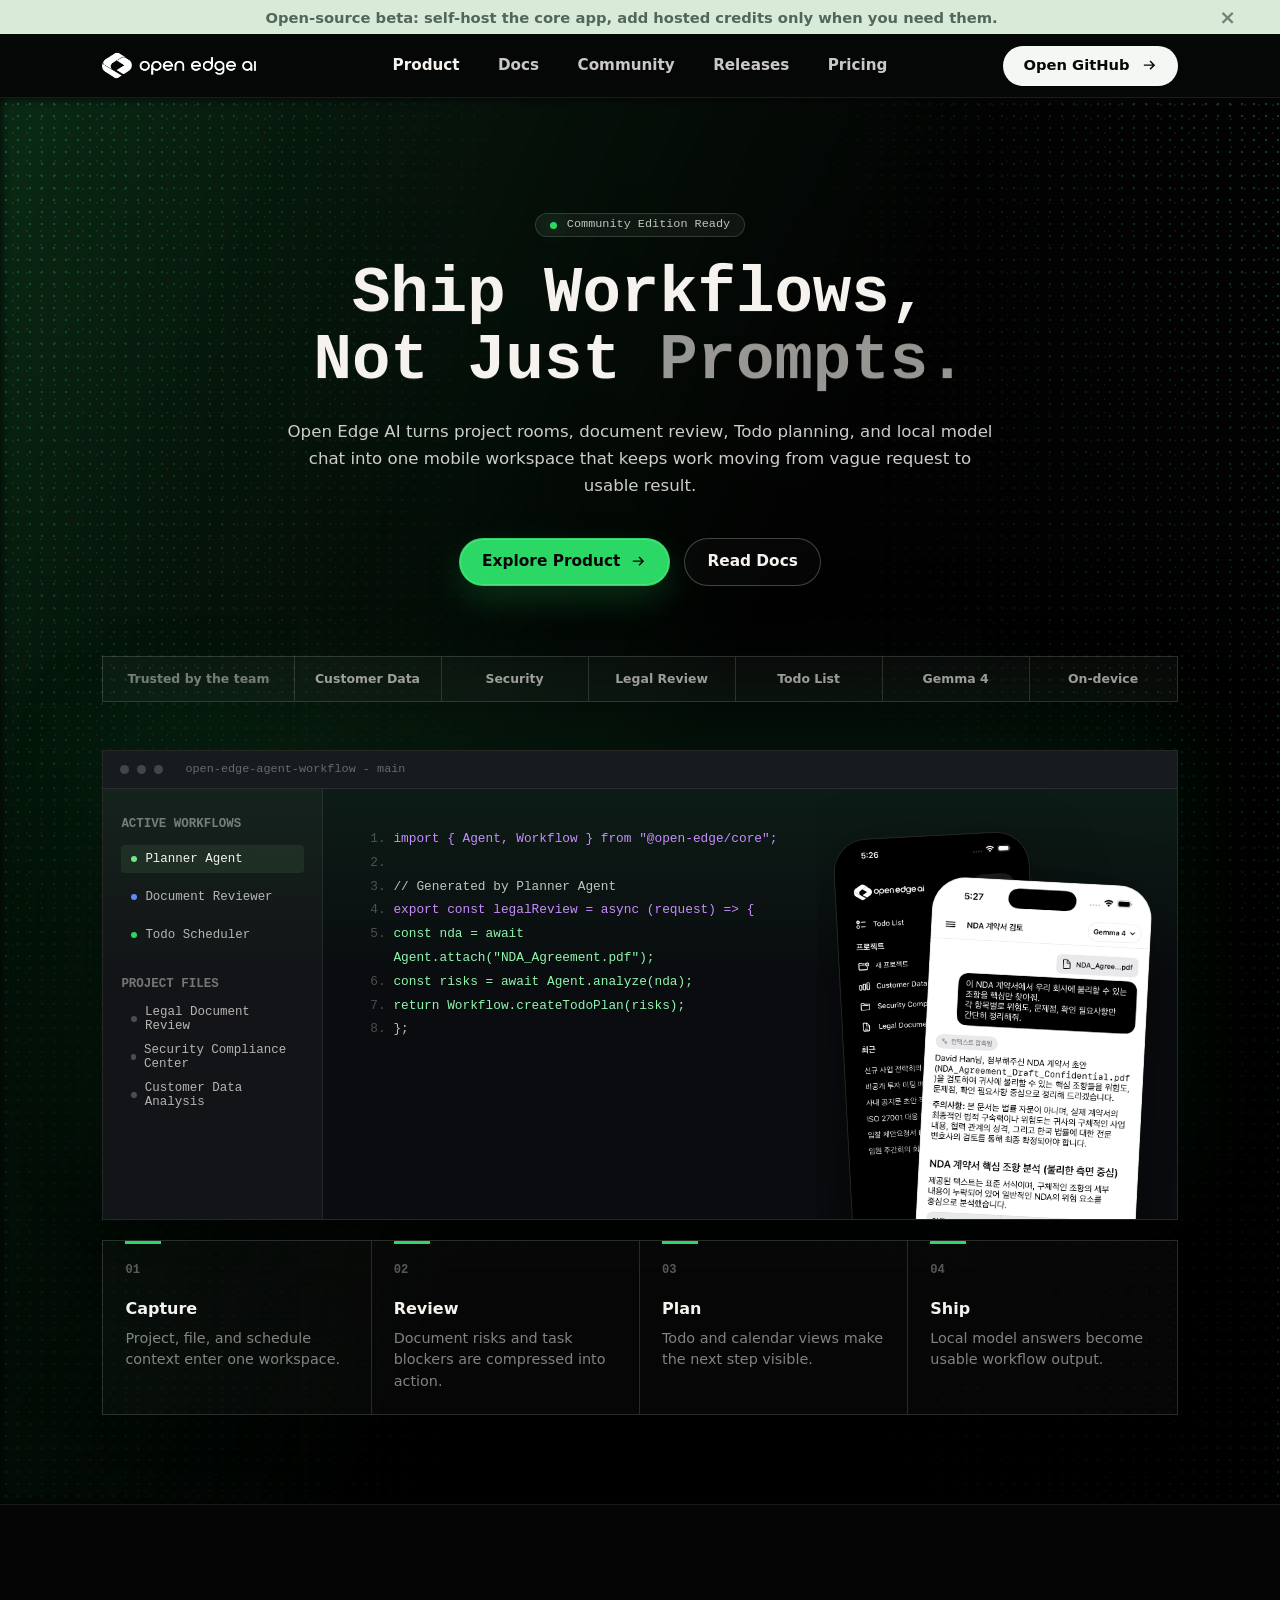
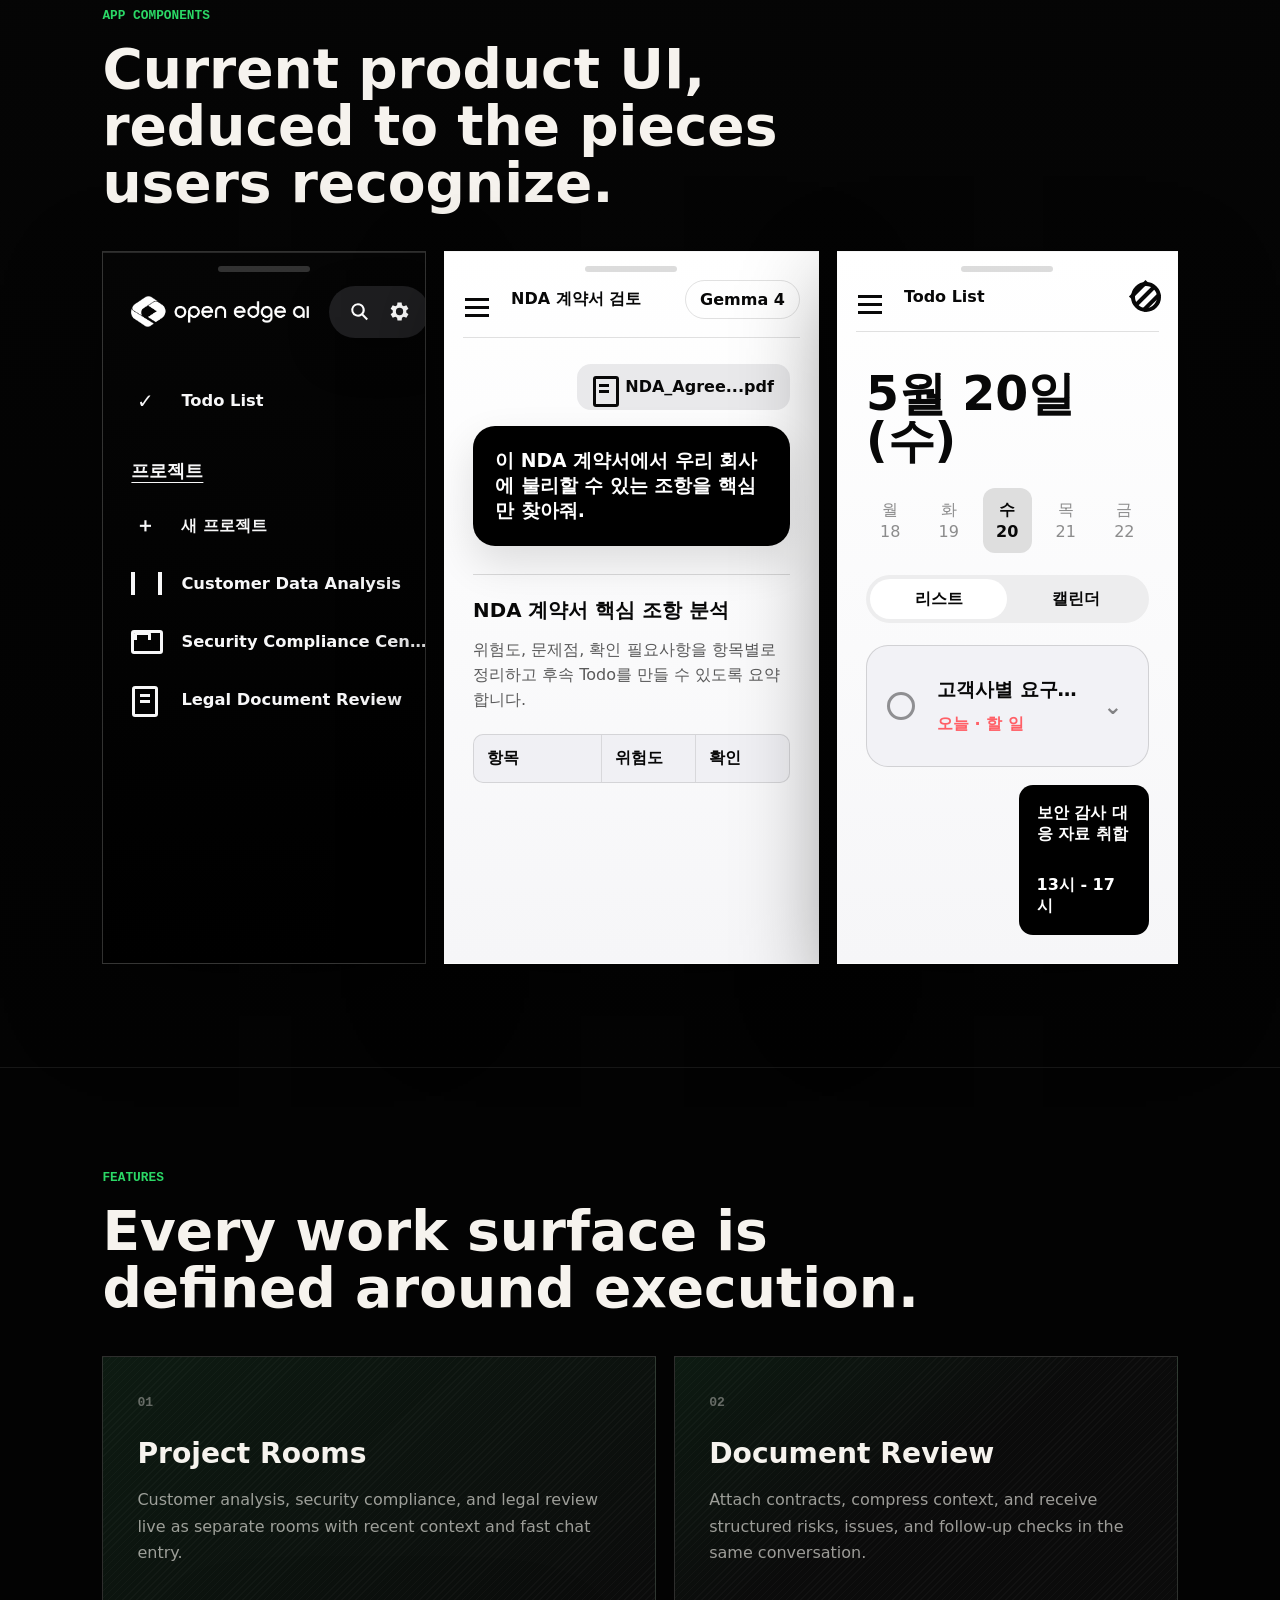
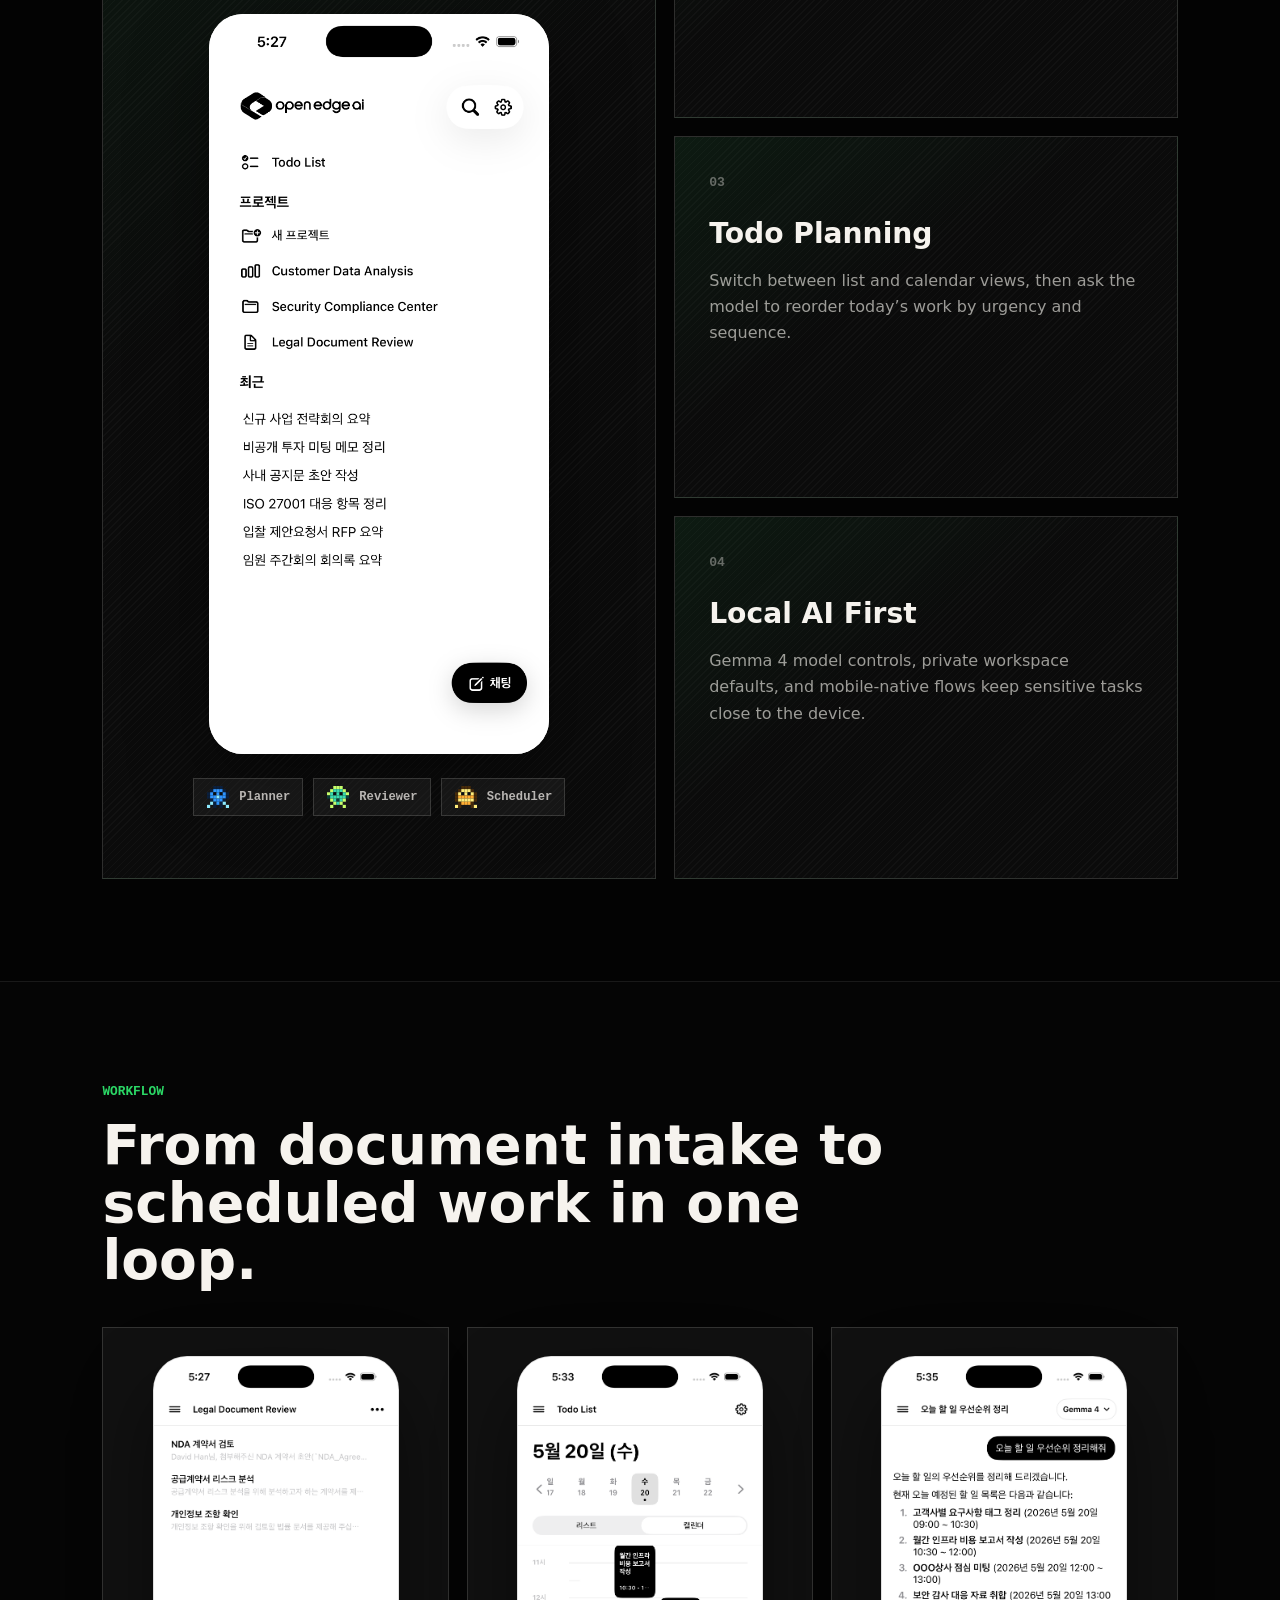
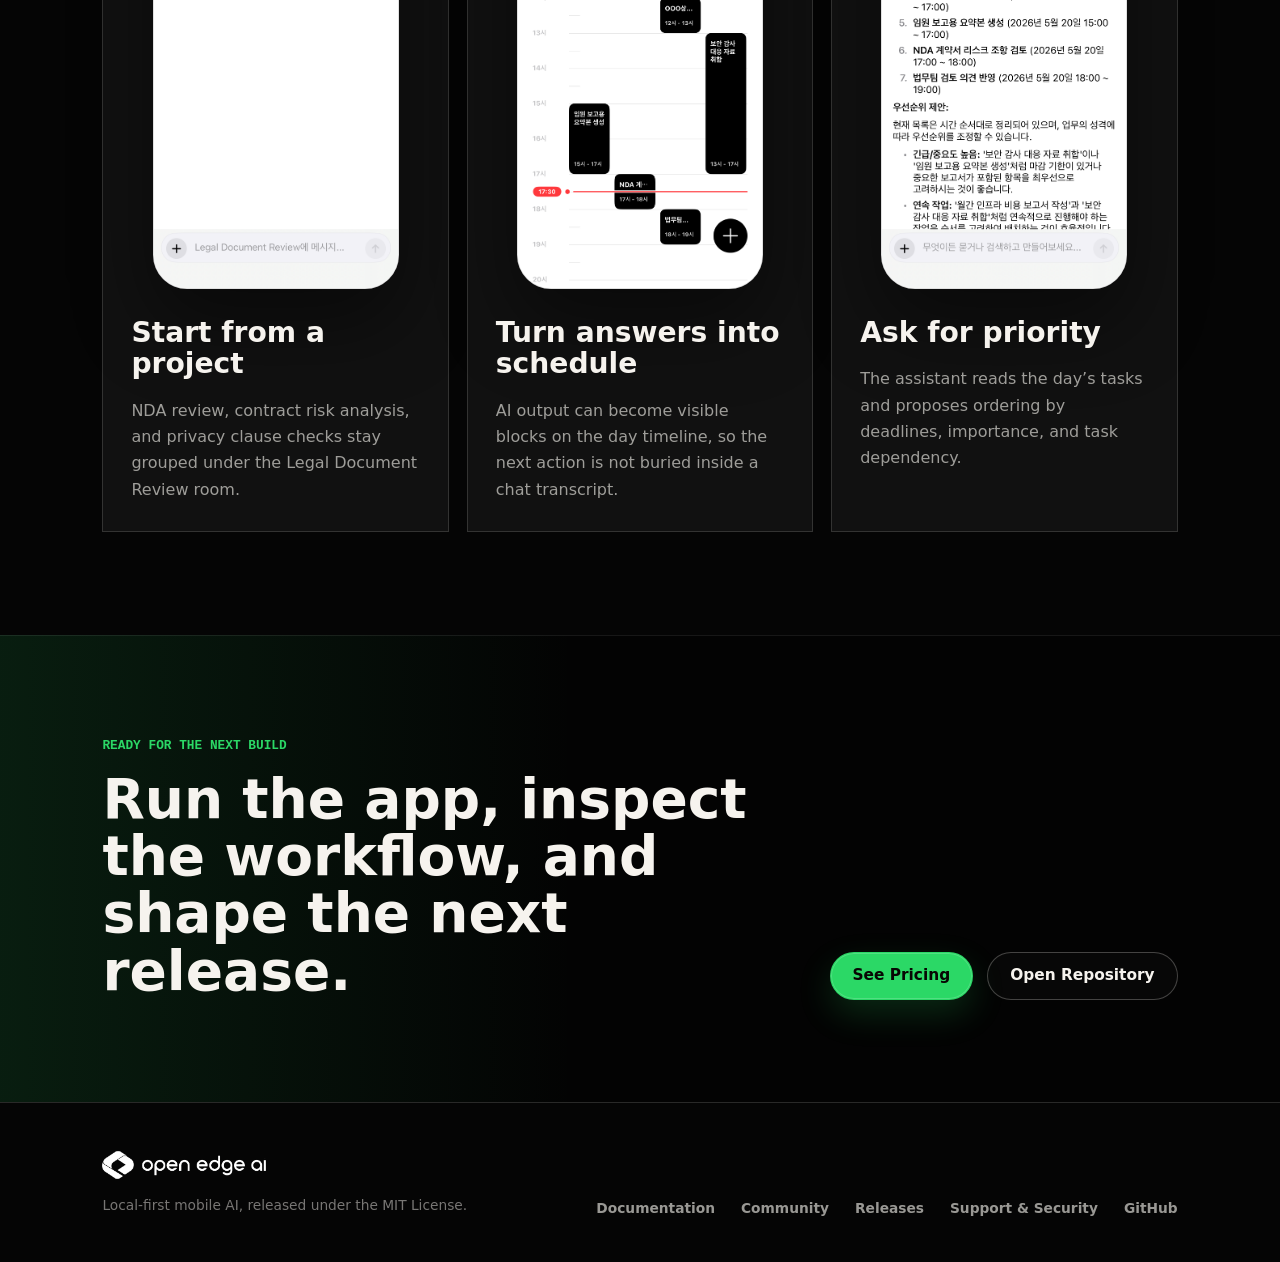
<file: index.html>
<!DOCTYPE html>
<html lang="en">
  <head>
    <meta charset="utf-8" />
    <meta name="viewport" content="width=device-width, initial-scale=1" />
    <meta
      name="description"
      content="Open Edge AI is an open-source, local-first mobile AI workspace for private chat, work folders, on-device models, retrieval, and multimodal input."
    />
    <meta name="robots" content="index, follow" />
    <meta name="theme-color" content="#030303" />
    <meta property="og:title" content="Open Edge AI - Local-first mobile AI" />
    <meta
      property="og:description"
      content="Open-source mobile AI with private context, local model runtimes, retrieval, and native Android and iOS experiences."
    />
    <meta property="og:type" content="website" />
    <meta property="og:url" content="https://open-edge-ai-app.github.io/" />
    <meta property="og:image" content="https://open-edge-ai-app.github.io/assets/open-edge-ai-logo.png" />
    <meta name="twitter:card" content="summary_large_image" />
    <meta name="twitter:title" content="Open Edge AI - Local-first mobile AI" />
    <meta name="twitter:description" content="Open-source mobile AI with private context and on-device model runtimes." />
    <meta name="twitter:image" content="https://open-edge-ai-app.github.io/assets/open-edge-ai-logo.png" />
    <link rel="canonical" href="https://open-edge-ai-app.github.io/" />
    <link rel="manifest" href="./site.webmanifest" />
    <title>Open Edge AI - Local-first mobile AI</title>
    <link
      rel="icon"
      type="image/png"
      href="./assets/open-edge-ai-icon-white.png"
    />
    <link rel="apple-touch-icon" href="./assets/open-edge-ai-icon-white.png" />
    <link rel="stylesheet" href="./styles.css" />
    <script src="./pets.js" defer></script>
    <script src="./site.js" defer></script>
    <script type="application/ld+json">
      {
        "@context": "https://schema.org",
        "@graph": [
          {
            "@type": "WebSite",
            "name": "Open Edge AI",
            "url": "https://open-edge-ai-app.github.io/",
            "description": "Open-source, local-first mobile AI workspace."
          },
          {
            "@type": "SoftwareApplication",
            "name": "Open Edge AI",
            "applicationCategory": "DeveloperApplication",
            "operatingSystem": "Android, iOS, Web",
            "isAccessibleForFree": true,
            "license": "https://opensource.org/license/mit",
            "codeRepository": "https://github.com/open-edge-ai-app/core-app",
            "url": "https://open-edge-ai-app.github.io/"
          }
        ]
      }
    </script>
  </head>
  <body class="home-page">
    <div class="announcement-bar" role="status">
      Open-source beta: self-host the core app, add hosted credits only when you need them.
      <button type="button" aria-label="Dismiss announcement">×</button>
    </div>
    <header class="site-header">
      <a class="brand" href="./index.html" aria-label="Open Edge AI home">
        <img
          class="brand-logo"
          src="./assets/open-edge-ai-brand-white.png"
          alt="Open Edge AI"
        />
      </a>
      <nav class="site-nav" aria-label="Primary navigation">
        <a class="active" href="./features.html">Product</a>
        <a href="./docs/">Docs</a>
        <a href="./community.html">Community</a>
        <a href="./releases.html">Releases</a>
        <a href="./pricing.html">Pricing</a>
      </nav>
      <a
        class="header-action"
        href="https://github.com/open-edge-ai-app/core-app"
      >
        Open GitHub
        <svg aria-hidden="true" viewBox="0 0 24 24">
          <path d="M13.5 5 20 11.5 13.5 18l-1.42-1.42 4.08-4.08H4v-2h12.16L12.08 6.42 13.5 5Z" />
        </svg>
      </a>
    </header>

    <main>
      <section class="hero-section" id="overview" aria-label="Product overview">
        <div class="hero-grid" aria-hidden="true"></div>
        <div class="hero-glow" aria-hidden="true"></div>
        <div class="hero-content">
          <p class="beta-pill">
            <span></span>
            Community Edition Ready
          </p>
          <h1>
            <span>Ship Workflows,</span>
            <span>Not Just <em>Prompts.</em></span>
          </h1>
          <p>
            Open Edge AI turns project rooms, document review, Todo planning,
            and local model chat into one mobile workspace that keeps work
            moving from vague request to usable result.
          </p>
          <div class="hero-actions" aria-label="Primary actions">
            <a class="button button-primary" href="#product">
              Explore Product
              <svg aria-hidden="true" viewBox="0 0 24 24">
                <path d="M13.5 5 20 11.5 13.5 18l-1.42-1.42 4.08-4.08H4v-2h12.16L12.08 6.42 13.5 5Z" />
              </svg>
            </a>
            <a class="button button-secondary" href="./docs/">
              Read Docs
            </a>
          </div>
        </div>

        <div class="trust-rail" aria-label="Open Edge AI workflows">
          <span>Trusted by the team</span>
          <strong>Customer Data</strong>
          <strong>Security</strong>
          <strong>Legal Review</strong>
          <strong>Todo List</strong>
          <strong>Gemma 4</strong>
          <strong>On-device</strong>
        </div>

        <section class="product-preview" id="product" aria-label="Product preview">
          <div class="preview-window">
            <div class="window-topbar">
              <span></span>
              <span></span>
              <span></span>
              <p>open-edge-agent-workflow - main</p>
            </div>
            <div class="window-body">
              <aside class="agent-sidebar" aria-label="Active agents">
                <p>ACTIVE WORKFLOWS</p>
                <span class="agent-online">Planner Agent</span>
                <span class="agent-blue">Document Reviewer</span>
                <span class="agent-orange">Todo Scheduler</span>
                <p>PROJECT FILES</p>
                <span>Legal Document Review</span>
                <span>Security Compliance Center</span>
                <span>Customer Data Analysis</span>
              </aside>
              <div class="code-panel" aria-label="Workflow code preview">
                <ol>
                  <li><code>import { Agent, Workflow } from "@open-edge/core";</code></li>
                  <li><code></code></li>
                  <li><code>// Generated by Planner Agent</code></li>
                  <li><code>export const legalReview = async (request) =&gt; {</code></li>
                  <li><code>  const nda = await Agent.attach("NDA_Agreement.pdf");</code></li>
                  <li><code>  const risks = await Agent.analyze(nda);</code></li>
                  <li><code>  return Workflow.createTodoPlan(risks);</code></li>
                  <li><code>};</code></li>
                </ol>
              </div>
              <div class="screen-stack" aria-label="Mobile screenshots">
                <figure class="phone-frame dark-phone">
                  <img
                    src="./assets/demo/home-dark.png"
                    alt="Open Edge AI dark project home"
                  />
                </figure>
                <figure class="phone-frame light-phone">
                  <img
                    src="./assets/demo/document-chat.png"
                    alt="Open Edge AI legal document chat"
                  />
                </figure>
              </div>
            </div>
          </div>
        </section>
        <div class="workflow-rail" aria-label="Workflow sequence">
          <article>
            <span>01</span>
            <strong>Capture</strong>
            <p>Project, file, and schedule context enter one workspace.</p>
          </article>
          <article>
            <span>02</span>
            <strong>Review</strong>
            <p>Document risks and task blockers are compressed into action.</p>
          </article>
          <article>
            <span>03</span>
            <strong>Plan</strong>
            <p>Todo and calendar views make the next step visible.</p>
          </article>
          <article>
            <span>04</span>
            <strong>Ship</strong>
            <p>Local model answers become usable workflow output.</p>
          </article>
        </div>
      </section>

      <section
        class="component-section"
        id="components"
        aria-label="Open Edge AI interface components"
      >
        <div class="section-heading">
          <p>APP COMPONENTS</p>
          <h2>Current product UI, reduced to the pieces users recognize.</h2>
        </div>
        <div class="component-showcase">
          <article class="component-phone component-home-ui">
            <div class="mini-brand">
              <img src="./assets/open-edge-ai-brand-white.png" alt="" />
              <div class="mini-actions" aria-hidden="true">
                <svg viewBox="0 0 24 24">
                  <path d="M10.5 4a6.5 6.5 0 0 1 5.18 10.43l4.45 4.44-1.42 1.42-4.44-4.45A6.5 6.5 0 1 1 10.5 4Zm0 2a4.5 4.5 0 1 0 0 9 4.5 4.5 0 0 0 0-9Z" />
                </svg>
                <svg viewBox="0 0 24 24">
                  <path d="M19.43 12.98c.04-.32.07-.65.07-.98s-.02-.66-.07-.98l2.11-1.65-2-3.46-2.49 1a7.06 7.06 0 0 0-1.69-.98L15 3.25h-4l-.36 2.68c-.6.23-1.17.56-1.69.98l-2.49-1-2 3.46 2.11 1.65c-.04.32-.07.65-.07.98s.02.66.07.98l-2.11 1.65 2 3.46 2.49-1c.52.42 1.09.75 1.69.98l.36 2.68h4l.36-2.68c.6-.23 1.17-.56 1.69-.98l2.49 1 2-3.46-2.11-1.65ZM13 15.5a3.5 3.5 0 1 1 0-7 3.5 3.5 0 0 1 0 7Z" />
                </svg>
              </div>
            </div>
            <div class="mini-menu-row active">
              <span class="mini-icon">✓</span>
              <strong>Todo List</strong>
            </div>
            <p class="mini-label">프로젝트</p>
            <div class="mini-project-row">
              <span class="mini-icon">＋</span>
              <strong>새 프로젝트</strong>
            </div>
            <div class="mini-project-row">
              <span class="mini-bars"></span>
              <strong>Customer Data Analysis</strong>
            </div>
            <div class="mini-project-row">
              <span class="mini-folder"></span>
              <strong>Security Compliance Center</strong>
            </div>
            <div class="mini-project-row">
              <span class="mini-doc"></span>
              <strong>Legal Document Review</strong>
            </div>
          </article>

          <article class="component-phone component-chat-ui">
            <div class="mini-topbar">
              <span class="mini-menu"></span>
              <strong>NDA 계약서 검토</strong>
              <em>Gemma 4</em>
            </div>
            <div class="file-chip">
              <span class="mini-doc"></span>
              NDA_Agree...pdf
            </div>
            <p class="prompt-bubble">
              이 NDA 계약서에서 우리 회사에 불리할 수 있는 조항을 핵심만
              찾아줘.
            </p>
            <div class="response-block">
              <strong>NDA 계약서 핵심 조항 분석</strong>
              <p>
                위험도, 문제점, 확인 필요사항을 항목별로 정리하고 후속 Todo를
                만들 수 있도록 요약합니다.
              </p>
              <div class="risk-table">
                <span>항목</span>
                <span>위험도</span>
                <span>확인</span>
              </div>
            </div>
          </article>

          <article class="component-phone component-todo-ui">
            <div class="mini-topbar">
              <span class="mini-menu"></span>
              <strong>Todo List</strong>
              <span class="mini-gear"></span>
            </div>
            <h3>5월 20일 (수)</h3>
            <div class="week-strip">
              <span>월<br />18</span>
              <span>화<br />19</span>
              <strong>수<br />20</strong>
              <span>목<br />21</span>
              <span>금<br />22</span>
            </div>
            <div class="segment-control">
              <strong>리스트</strong>
              <span>캘린더</span>
            </div>
            <div class="task-card">
              <span></span>
              <div>
                <strong>고객사별 요구사항 태그 정리</strong>
                <p>오늘 · 할 일</p>
              </div>
              <em>⌄</em>
            </div>
            <div class="calendar-chip">
              <strong>보안 감사 대응 자료 취합</strong>
              <span>13시 - 17시</span>
            </div>
          </article>
        </div>
      </section>

      <section class="feature-section" id="features" aria-label="Features">
        <div class="section-heading">
          <p>FEATURES</p>
          <h2>Every work surface is defined around execution.</h2>
        </div>
        <div class="feature-grid">
          <article class="feature-card feature-large">
            <div>
              <span>01</span>
              <h3>Project Rooms</h3>
              <p>
                Customer analysis, security compliance, and legal review live as
                separate rooms with recent context and fast chat entry.
              </p>
            </div>
            <figure class="feature-screenshot">
              <img
                src="./assets/demo/home-light.png"
                alt="Open Edge AI light project home"
              />
            </figure>
            <div class="pet-dock" aria-label="Pet workflow helpers">
              <span>
                <i class="pet-token" data-pet="orbit"></i>
                Planner
              </span>
              <span>
                <i class="pet-token" data-pet="luma"></i>
                Reviewer
              </span>
              <span>
                <i class="pet-token" data-pet="stacky"></i>
                Scheduler
              </span>
            </div>
          </article>
          <article class="feature-card">
            <span>02</span>
            <h3>Document Review</h3>
            <p>
              Attach contracts, compress context, and receive structured risks,
              issues, and follow-up checks in the same conversation.
            </p>
          </article>
          <article class="feature-card">
            <span>03</span>
            <h3>Todo Planning</h3>
            <p>
              Switch between list and calendar views, then ask the model to
              reorder today’s work by urgency and sequence.
            </p>
          </article>
          <article class="feature-card">
            <span>04</span>
            <h3>Local AI First</h3>
            <p>
              Gemma 4 model controls, private workspace defaults, and
              mobile-native flows keep sensitive tasks close to the device.
            </p>
          </article>
        </div>
      </section>

      <section class="workflow-section" aria-label="Workflow examples">
        <div class="section-heading">
          <p>WORKFLOW</p>
          <h2>From document intake to scheduled work in one loop.</h2>
        </div>
        <div class="workflow-grid">
          <article class="workflow-card">
            <figure class="phone-frame light-phone">
              <img
                src="./assets/demo/document-list.png"
                alt="Legal document review chat list"
              />
            </figure>
            <div>
              <h3>Start from a project</h3>
              <p>
                NDA review, contract risk analysis, and privacy clause checks
                stay grouped under the Legal Document Review room.
              </p>
            </div>
          </article>
          <article class="workflow-card">
            <figure class="phone-frame light-phone">
              <img
                src="./assets/demo/todo-calendar.png"
                alt="Todo List calendar view"
              />
            </figure>
            <div>
              <h3>Turn answers into schedule</h3>
              <p>
                AI output can become visible blocks on the day timeline, so the
                next action is not buried inside a chat transcript.
              </p>
            </div>
          </article>
          <article class="workflow-card">
            <figure class="phone-frame light-phone">
              <img
                src="./assets/demo/todo-ai-priority.png"
                alt="Todo priority planning chat"
              />
            </figure>
            <div>
              <h3>Ask for priority</h3>
              <p>
                The assistant reads the day’s tasks and proposes ordering by
                deadlines, importance, and task dependency.
              </p>
            </div>
          </article>
        </div>
      </section>

      <section class="cta-section" id="contact" aria-label="Contact">
        <div>
          <p>READY FOR THE NEXT BUILD</p>
          <h2>Run the app, inspect the workflow, and shape the next release.</h2>
        </div>
        <div class="cta-actions">
          <a class="button button-primary" href="./pricing.html">See Pricing</a>
          <a
            class="button button-secondary"
            href="https://github.com/open-edge-ai-app/core-app"
            >Open Repository</a
          >
        </div>
      </section>
    </main>
    <footer class="site-footer">
      <a class="footer-brand" href="./index.html">
        <img src="./assets/open-edge-ai-brand-white.png" alt="Open Edge AI" />
        <span>Local-first mobile AI, released under the MIT License.</span>
      </a>
      <div class="footer-links">
        <a href="./docs/">Documentation</a>
        <a href="./community.html">Community</a>
        <a href="./releases.html">Releases</a>
        <a href="./support.html">Support & Security</a>
        <a href="https://github.com/open-edge-ai-app/core-app">GitHub</a>
      </div>
    </footer>
  </body>
</html>
</file>
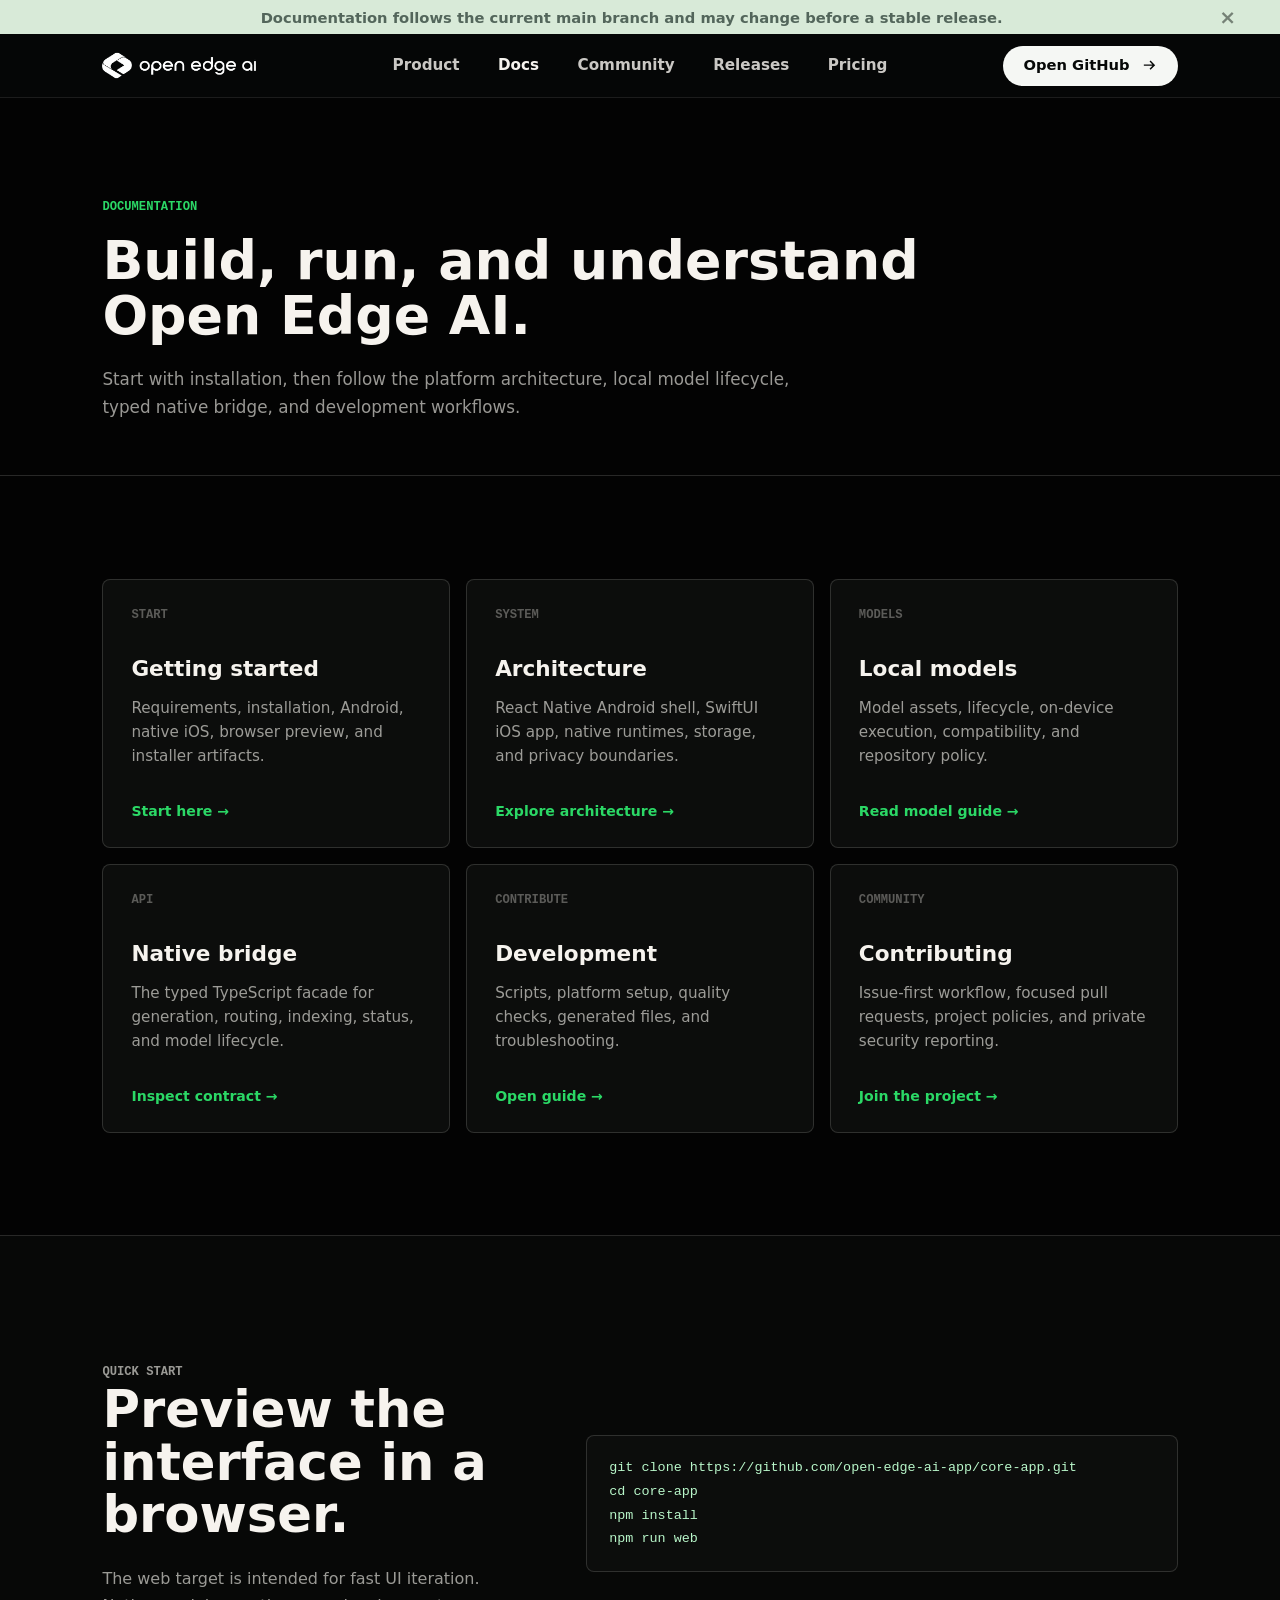
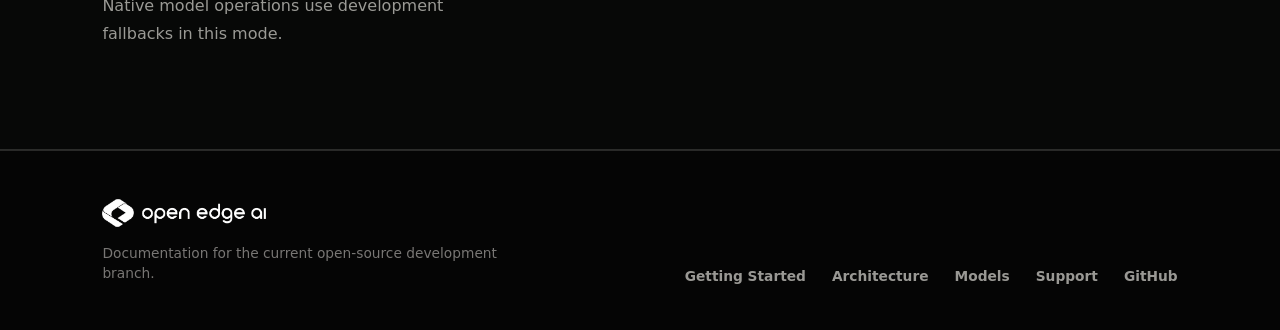
<file: docs/index.html>
<!DOCTYPE html>
<html lang="en">
  <head>
    <meta charset="utf-8" />
    <meta name="viewport" content="width=device-width, initial-scale=1" />
    <meta name="description" content="Open Edge AI documentation for installation, architecture, local models, native bridge APIs, development, and troubleshooting." />
    <meta name="robots" content="index, follow" />
    <meta name="theme-color" content="#030303" />
    <meta property="og:title" content="Open Edge AI Documentation" />
    <meta property="og:description" content="Build, run, understand, and contribute to Open Edge AI." />
    <meta property="og:type" content="website" />
    <meta property="og:url" content="https://open-edge-ai-app.github.io/docs/" />
    <meta property="og:image" content="https://open-edge-ai-app.github.io/assets/open-edge-ai-logo.png" />
    <meta name="twitter:card" content="summary_large_image" />
    <link rel="canonical" href="https://open-edge-ai-app.github.io/docs/" />
    <link rel="manifest" href="/site.webmanifest" />
    <link rel="icon" type="image/png" href="/assets/open-edge-ai-icon-white.png" />
    <link rel="stylesheet" href="/styles.css" />
    <script src="/site.js" defer></script>
    <script type="application/ld+json">{"@context":"https://schema.org","@type":"CollectionPage","name":"Open Edge AI Documentation","url":"https://open-edge-ai-app.github.io/docs/","about":{"@type":"SoftwareApplication","name":"Open Edge AI"}}</script>
    <title>Documentation - Open Edge AI</title>
  </head>
  <body>
    <div class="announcement-bar" role="status">Documentation follows the current main branch and may change before a stable release.<button type="button" aria-label="Dismiss announcement">×</button></div>
    <header class="site-header"><a class="brand" href="/" aria-label="Open Edge AI home"><img class="brand-logo" src="/assets/open-edge-ai-brand-white.png" alt="Open Edge AI" /></a><nav class="site-nav" aria-label="Primary navigation"><a href="/features.html">Product</a><a class="active" href="/docs/">Docs</a><a href="/community.html">Community</a><a href="/releases.html">Releases</a><a href="/pricing.html">Pricing</a></nav><a class="header-action" href="https://github.com/open-edge-ai-app/core-app">Open GitHub<svg aria-hidden="true" viewBox="0 0 24 24"><path d="M13.5 5 20 11.5 13.5 18l-1.42-1.42 4.08-4.08H4v-2h12.16L12.08 6.42 13.5 5Z" /></svg></a></header>
    <main class="docs-main">
      <section class="docs-intro"><div><p class="eyebrow">Documentation</p><h1>Build, run, and understand Open Edge AI.</h1><p>Start with installation, then follow the platform architecture, local model lifecycle, typed native bridge, and development workflows.</p></div></section>
      <section class="content-band">
        <div class="link-card-grid">
          <a class="link-card" href="./getting-started.html"><span>START</span><div><h2>Getting started</h2><p>Requirements, installation, Android, native iOS, browser preview, and installer artifacts.</p></div><strong>Start here →</strong></a>
          <a class="link-card" href="./architecture.html"><span>SYSTEM</span><div><h2>Architecture</h2><p>React Native Android shell, SwiftUI iOS app, native runtimes, storage, and privacy boundaries.</p></div><strong>Explore architecture →</strong></a>
          <a class="link-card" href="./local-models.html"><span>MODELS</span><div><h2>Local models</h2><p>Model assets, lifecycle, on-device execution, compatibility, and repository policy.</p></div><strong>Read model guide →</strong></a>
          <a class="link-card" href="./native-bridge.html"><span>API</span><div><h2>Native bridge</h2><p>The typed TypeScript facade for generation, routing, indexing, status, and model lifecycle.</p></div><strong>Inspect contract →</strong></a>
          <a class="link-card" href="./development.html"><span>CONTRIBUTE</span><div><h2>Development</h2><p>Scripts, platform setup, quality checks, generated files, and troubleshooting.</p></div><strong>Open guide →</strong></a>
          <a class="link-card" href="/community.html"><span>COMMUNITY</span><div><h2>Contributing</h2><p>Issue-first workflow, focused pull requests, project policies, and private security reporting.</p></div><strong>Join the project →</strong></a>
        </div>
      </section>
      <section class="content-band alt">
        <div class="overview-split">
          <div class="overview-copy"><p class="eyebrow">Quick start</p><h2>Preview the interface in a browser.</h2><p>The web target is intended for fast UI iteration. Native model operations use development fallbacks in this mode.</p></div>
          <pre class="code-block">git clone https://github.com/open-edge-ai-app/core-app.git
cd core-app
npm install
npm run web</pre>
        </div>
      </section>
    </main>
    <footer class="site-footer"><a class="footer-brand" href="/"><img src="/assets/open-edge-ai-brand-white.png" alt="Open Edge AI" /><span>Documentation for the current open-source development branch.</span></a><div class="footer-links"><a href="./getting-started.html">Getting Started</a><a href="./architecture.html">Architecture</a><a href="./local-models.html">Models</a><a href="/support.html">Support</a><a href="https://github.com/open-edge-ai-app/core-app">GitHub</a></div></footer>
  </body>
</html>
</file>
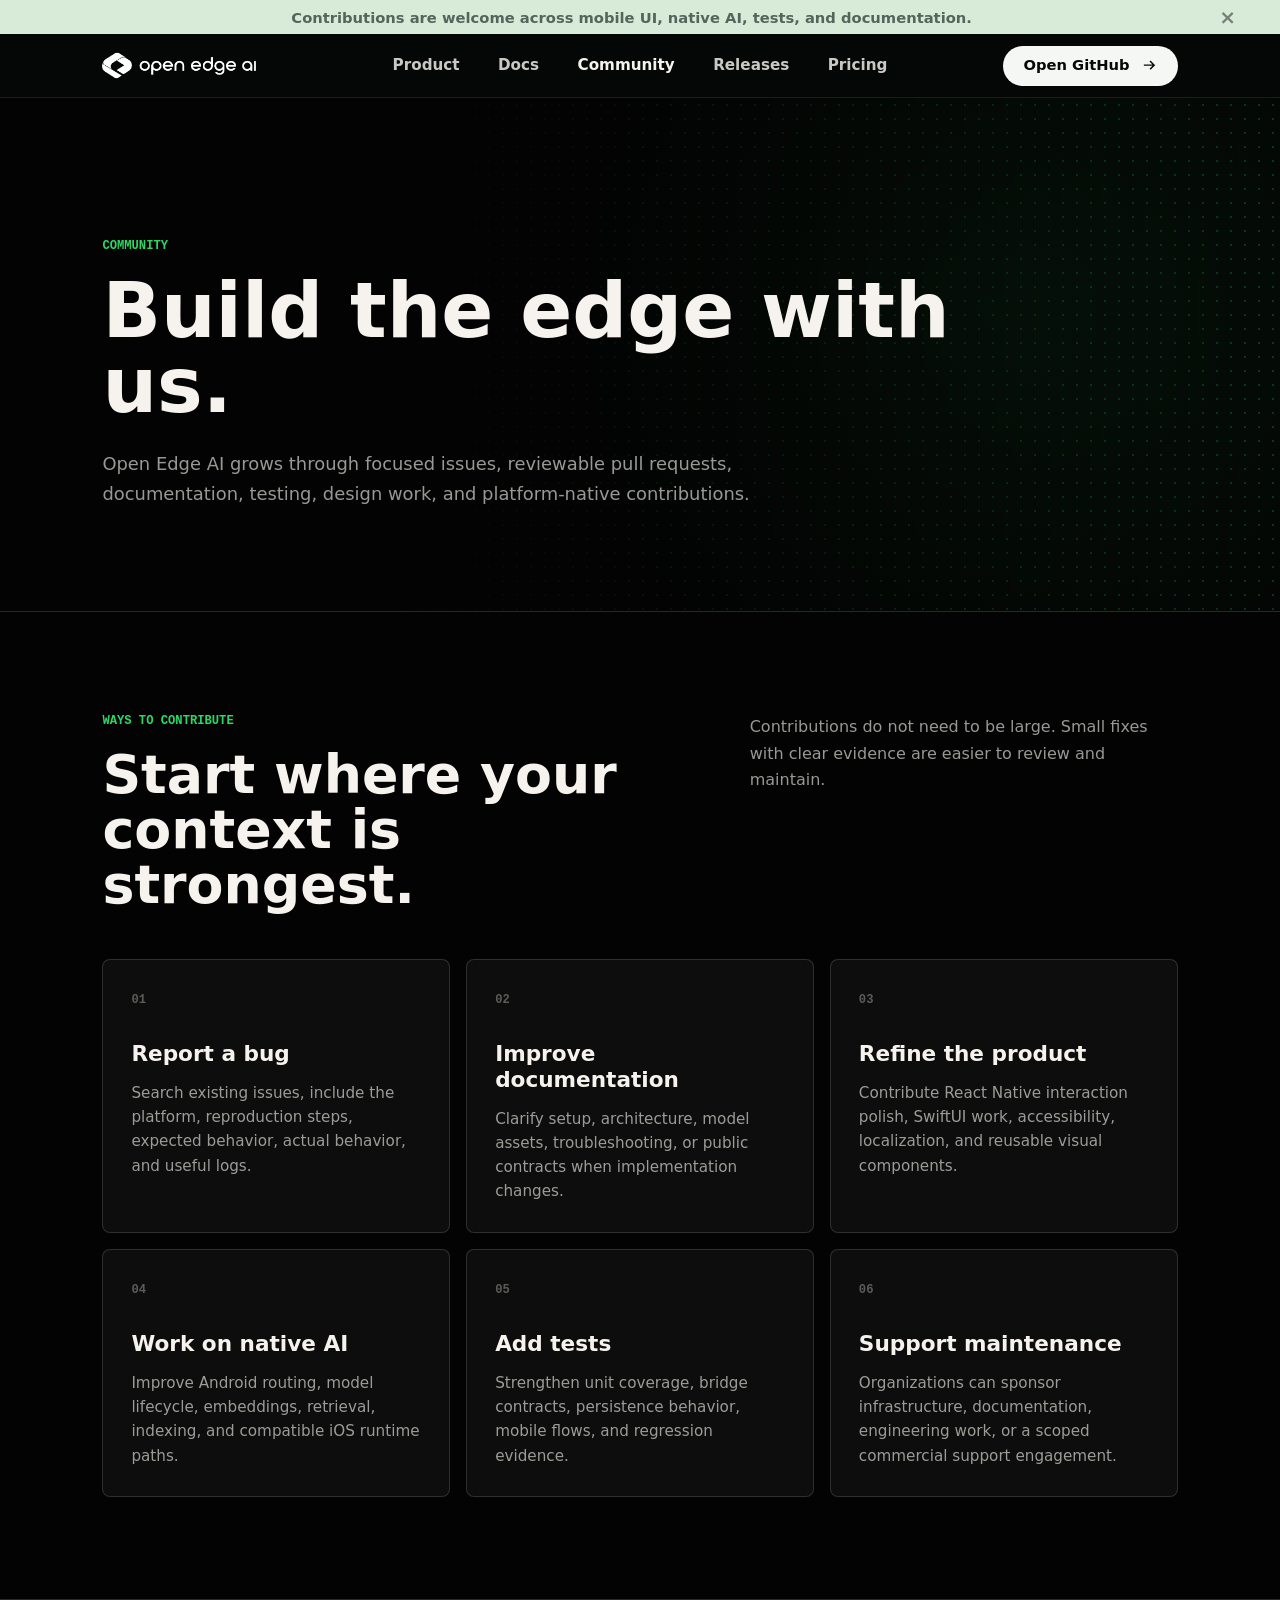
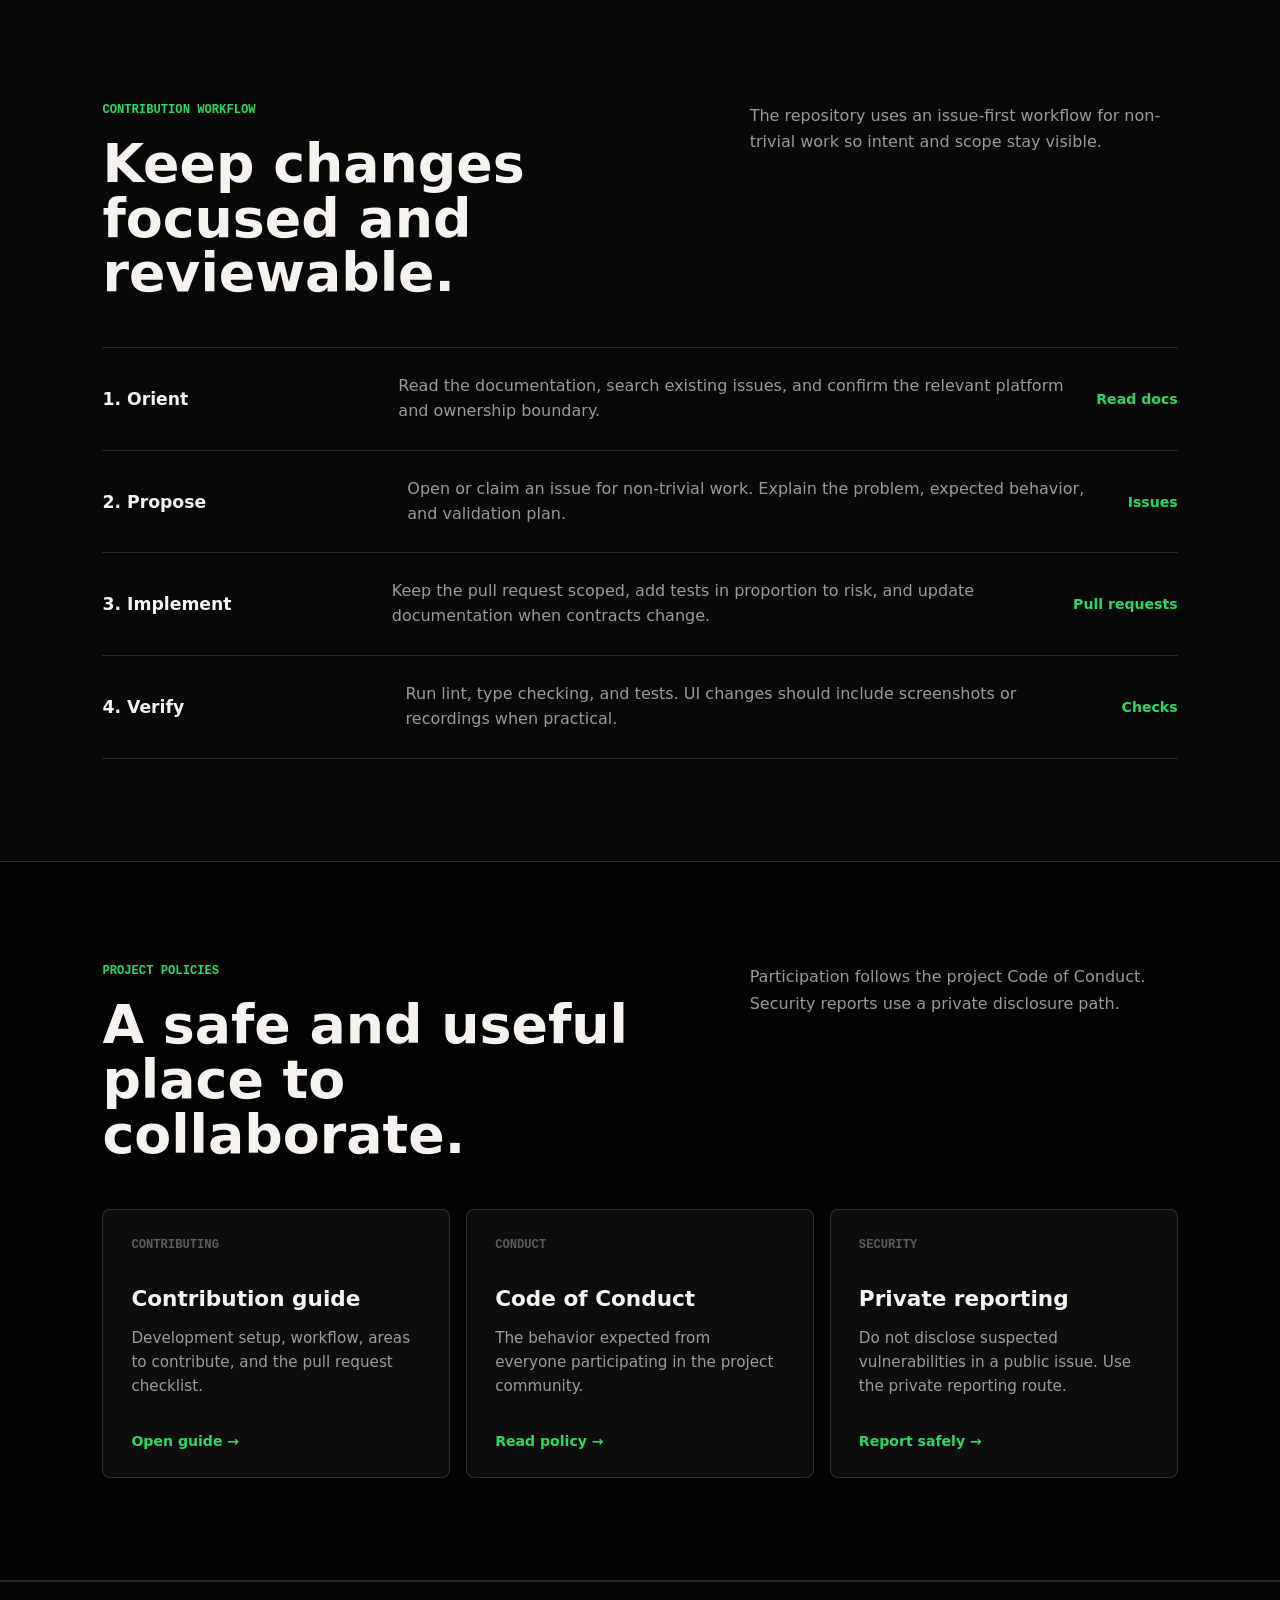
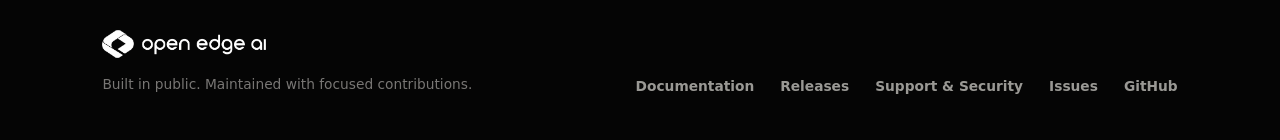
<file: community.html>
<!DOCTYPE html>
<html lang="en">
  <head>
    <meta charset="utf-8" />
    <meta name="viewport" content="width=device-width, initial-scale=1" />
    <meta name="description" content="Contribute to Open Edge AI through issues, documentation, design, tests, native runtime work, and focused pull requests." />
    <meta name="robots" content="index, follow" />
    <meta name="theme-color" content="#030303" />
    <meta property="og:title" content="Open Edge AI Community" />
    <meta property="og:description" content="Build local-first mobile AI in the open with the Open Edge AI community." />
    <meta property="og:type" content="website" />
    <meta property="og:url" content="https://open-edge-ai-app.github.io/community.html" />
    <meta property="og:image" content="https://open-edge-ai-app.github.io/assets/open-edge-ai-logo.png" />
    <meta name="twitter:card" content="summary_large_image" />
    <link rel="canonical" href="https://open-edge-ai-app.github.io/community.html" />
    <link rel="manifest" href="./site.webmanifest" />
    <link rel="icon" type="image/png" href="./assets/open-edge-ai-icon-white.png" />
    <link rel="stylesheet" href="./styles.css" />
    <script src="./site.js" defer></script>
    <title>Community - Open Edge AI</title>
  </head>
  <body>
    <div class="announcement-bar" role="status">Contributions are welcome across mobile UI, native AI, tests, and documentation.<button type="button" aria-label="Dismiss announcement">×</button></div>
    <header class="site-header">
      <a class="brand" href="./index.html" aria-label="Open Edge AI home"><img class="brand-logo" src="./assets/open-edge-ai-brand-white.png" alt="Open Edge AI" /></a>
      <nav class="site-nav" aria-label="Primary navigation"><a href="./features.html">Product</a><a href="./docs/">Docs</a><a class="active" href="./community.html">Community</a><a href="./releases.html">Releases</a><a href="./pricing.html">Pricing</a></nav>
      <a class="header-action" href="https://github.com/open-edge-ai-app/core-app">Open GitHub<svg aria-hidden="true" viewBox="0 0 24 24"><path d="M13.5 5 20 11.5 13.5 18l-1.42-1.42 4.08-4.08H4v-2h12.16L12.08 6.42 13.5 5Z" /></svg></a>
    </header>

    <main class="content-page">
      <section class="page-hero"><div><p class="page-kicker">Community</p><h1>Build the edge with us.</h1><p>Open Edge AI grows through focused issues, reviewable pull requests, documentation, testing, design work, and platform-native contributions.</p></div></section>

      <section class="content-band">
        <div class="band-header"><div><p class="eyebrow">Ways to contribute</p><h2>Start where your context is strongest.</h2></div><p>Contributions do not need to be large. Small fixes with clear evidence are easier to review and maintain.</p></div>
        <div class="community-grid">
          <article class="community-card"><span>01</span><h3>Report a bug</h3><p>Search existing issues, include the platform, reproduction steps, expected behavior, actual behavior, and useful logs.</p></article>
          <article class="community-card"><span>02</span><h3>Improve documentation</h3><p>Clarify setup, architecture, model assets, troubleshooting, or public contracts when implementation changes.</p></article>
          <article class="community-card"><span>03</span><h3>Refine the product</h3><p>Contribute React Native interaction polish, SwiftUI work, accessibility, localization, and reusable visual components.</p></article>
          <article class="community-card"><span>04</span><h3>Work on native AI</h3><p>Improve Android routing, model lifecycle, embeddings, retrieval, indexing, and compatible iOS runtime paths.</p></article>
          <article class="community-card"><span>05</span><h3>Add tests</h3><p>Strengthen unit coverage, bridge contracts, persistence behavior, mobile flows, and regression evidence.</p></article>
          <article class="community-card"><span>06</span><h3>Support maintenance</h3><p>Organizations can sponsor infrastructure, documentation, engineering work, or a scoped commercial support engagement.</p></article>
        </div>
      </section>

      <section class="content-band alt">
        <div class="band-header"><div><p class="eyebrow">Contribution workflow</p><h2>Keep changes focused and reviewable.</h2></div><p>The repository uses an issue-first workflow for non-trivial work so intent and scope stay visible.</p></div>
        <div class="platform-list">
          <div class="platform-row"><strong>1. Orient</strong><p>Read the documentation, search existing issues, and confirm the relevant platform and ownership boundary.</p><a href="./docs/">Read docs</a></div>
          <div class="platform-row"><strong>2. Propose</strong><p>Open or claim an issue for non-trivial work. Explain the problem, expected behavior, and validation plan.</p><a href="https://github.com/open-edge-ai-app/core-app/issues">Issues</a></div>
          <div class="platform-row"><strong>3. Implement</strong><p>Keep the pull request scoped, add tests in proportion to risk, and update documentation when contracts change.</p><a href="https://github.com/open-edge-ai-app/core-app/pulls">Pull requests</a></div>
          <div class="platform-row"><strong>4. Verify</strong><p>Run lint, type checking, and tests. UI changes should include screenshots or recordings when practical.</p><a href="./docs/development.html">Checks</a></div>
        </div>
      </section>

      <section class="content-band">
        <div class="band-header"><div><p class="eyebrow">Project policies</p><h2>A safe and useful place to collaborate.</h2></div><p>Participation follows the project Code of Conduct. Security reports use a private disclosure path.</p></div>
        <div class="link-card-grid">
          <a class="link-card" href="https://github.com/open-edge-ai-app/core-app/blob/main/CONTRIBUTING.md"><span>CONTRIBUTING</span><div><h3>Contribution guide</h3><p>Development setup, workflow, areas to contribute, and the pull request checklist.</p></div><strong>Open guide →</strong></a>
          <a class="link-card" href="https://github.com/open-edge-ai-app/core-app/blob/main/CODE_OF_CONDUCT.md"><span>CONDUCT</span><div><h3>Code of Conduct</h3><p>The behavior expected from everyone participating in the project community.</p></div><strong>Read policy →</strong></a>
          <a class="link-card" href="./support.html"><span>SECURITY</span><div><h3>Private reporting</h3><p>Do not disclose suspected vulnerabilities in a public issue. Use the private reporting route.</p></div><strong>Report safely →</strong></a>
        </div>
      </section>
    </main>
    <footer class="site-footer"><a class="footer-brand" href="./index.html"><img src="./assets/open-edge-ai-brand-white.png" alt="Open Edge AI" /><span>Built in public. Maintained with focused contributions.</span></a><div class="footer-links"><a href="./docs/">Documentation</a><a href="./releases.html">Releases</a><a href="./support.html">Support & Security</a><a href="https://github.com/open-edge-ai-app/core-app/issues">Issues</a><a href="https://github.com/open-edge-ai-app/core-app">GitHub</a></div></footer>
  </body>
</html>
</file>
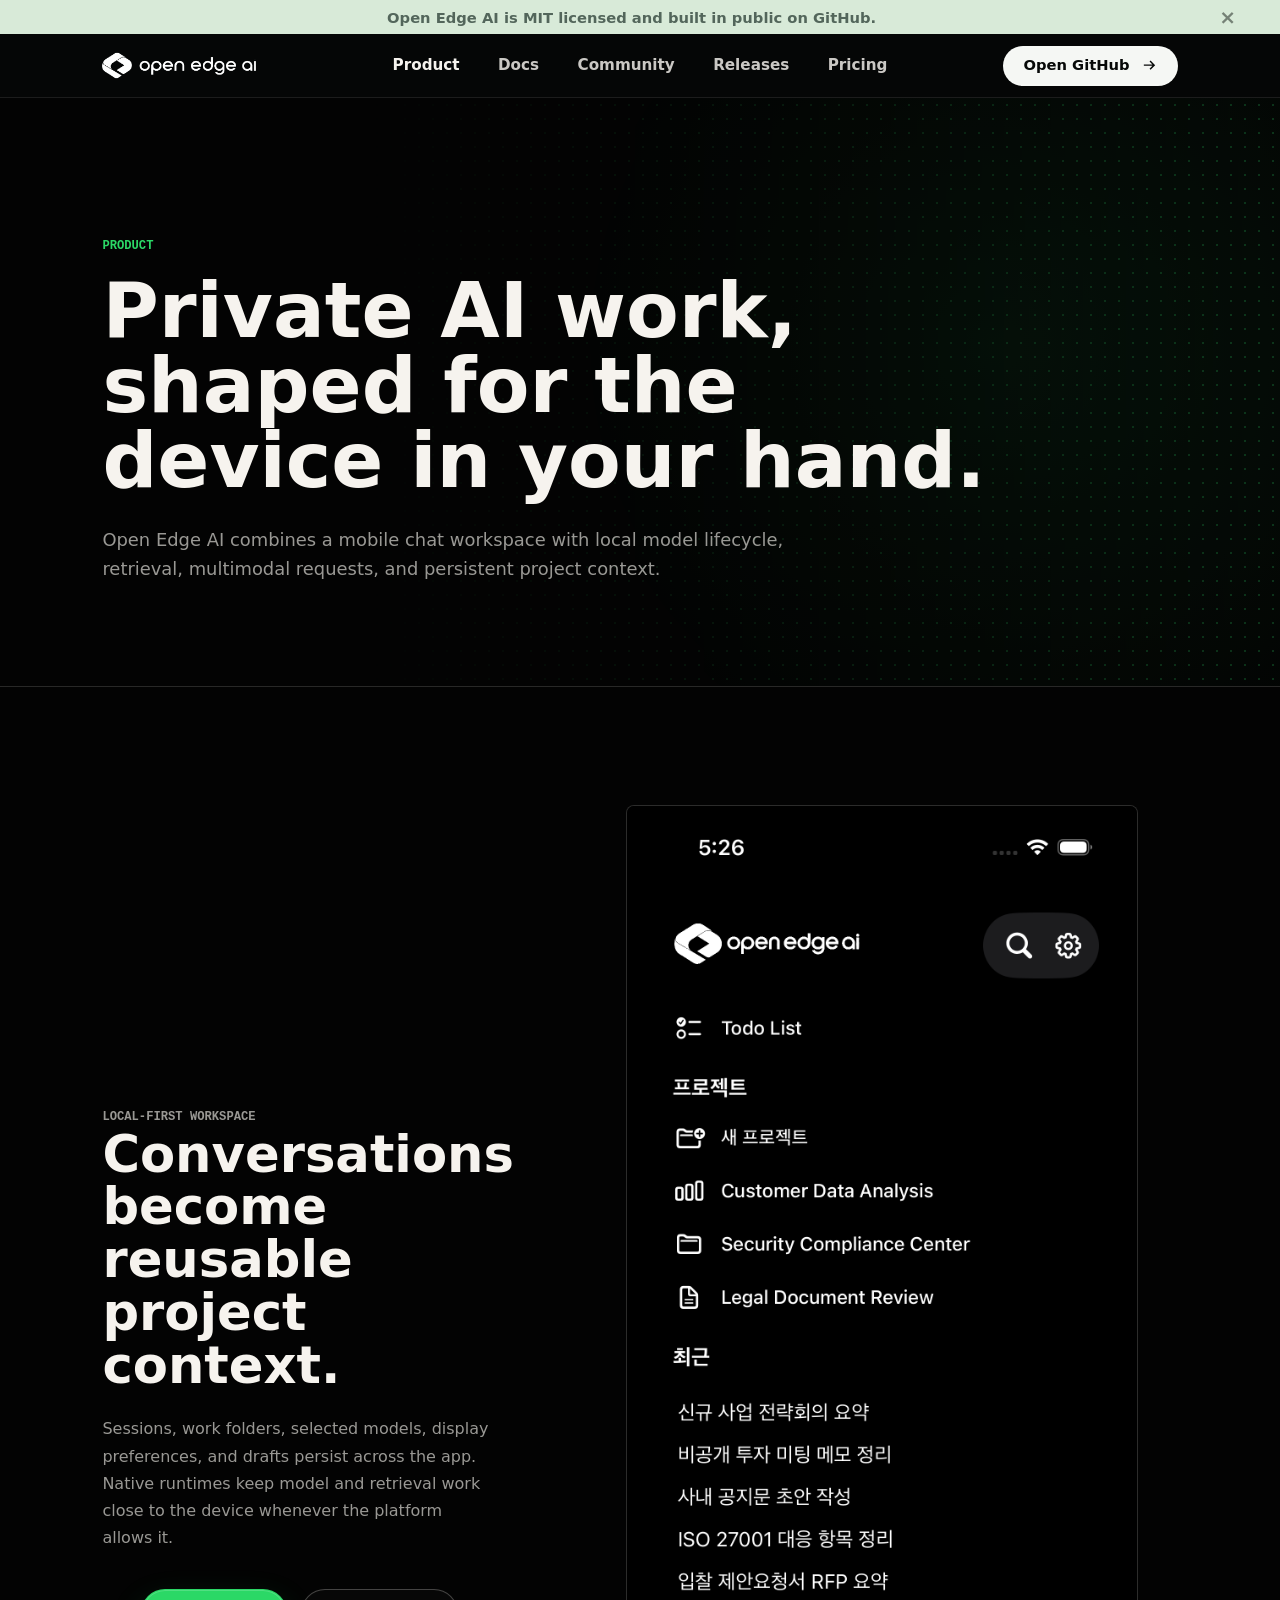
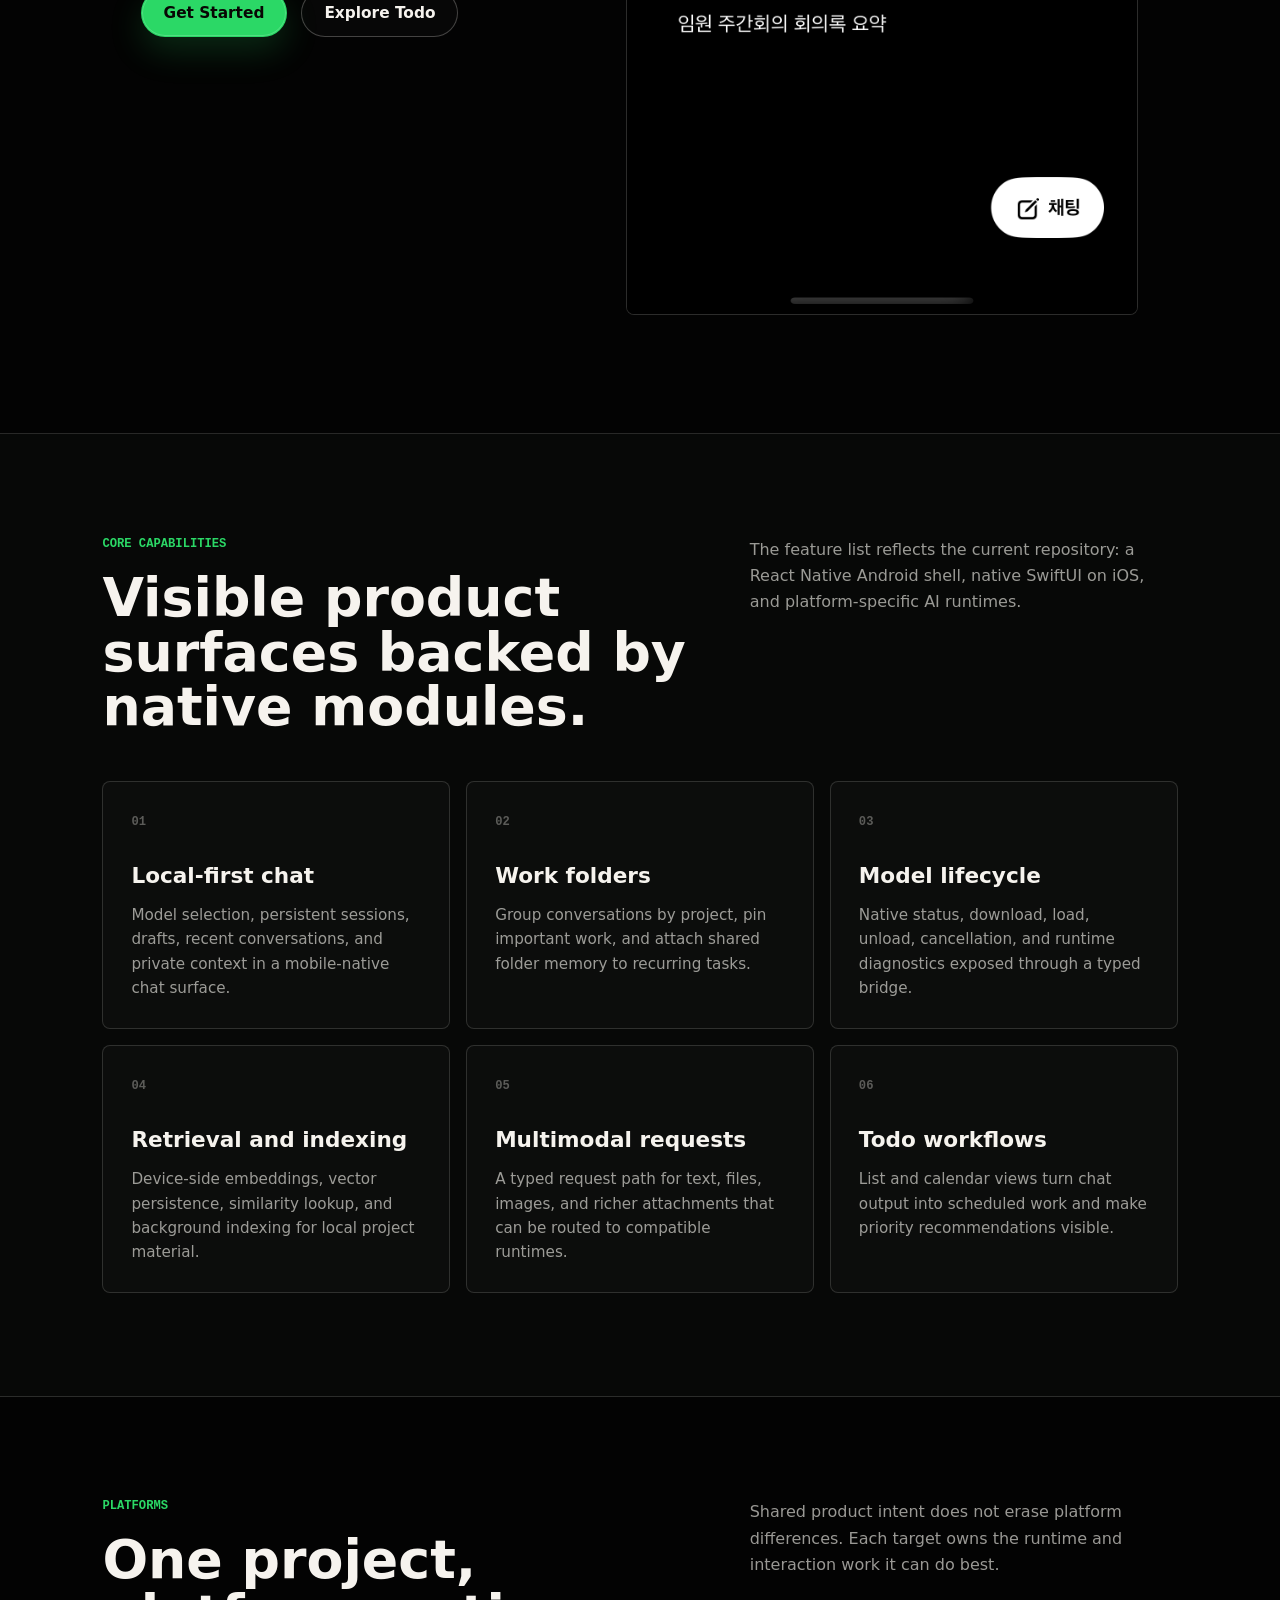
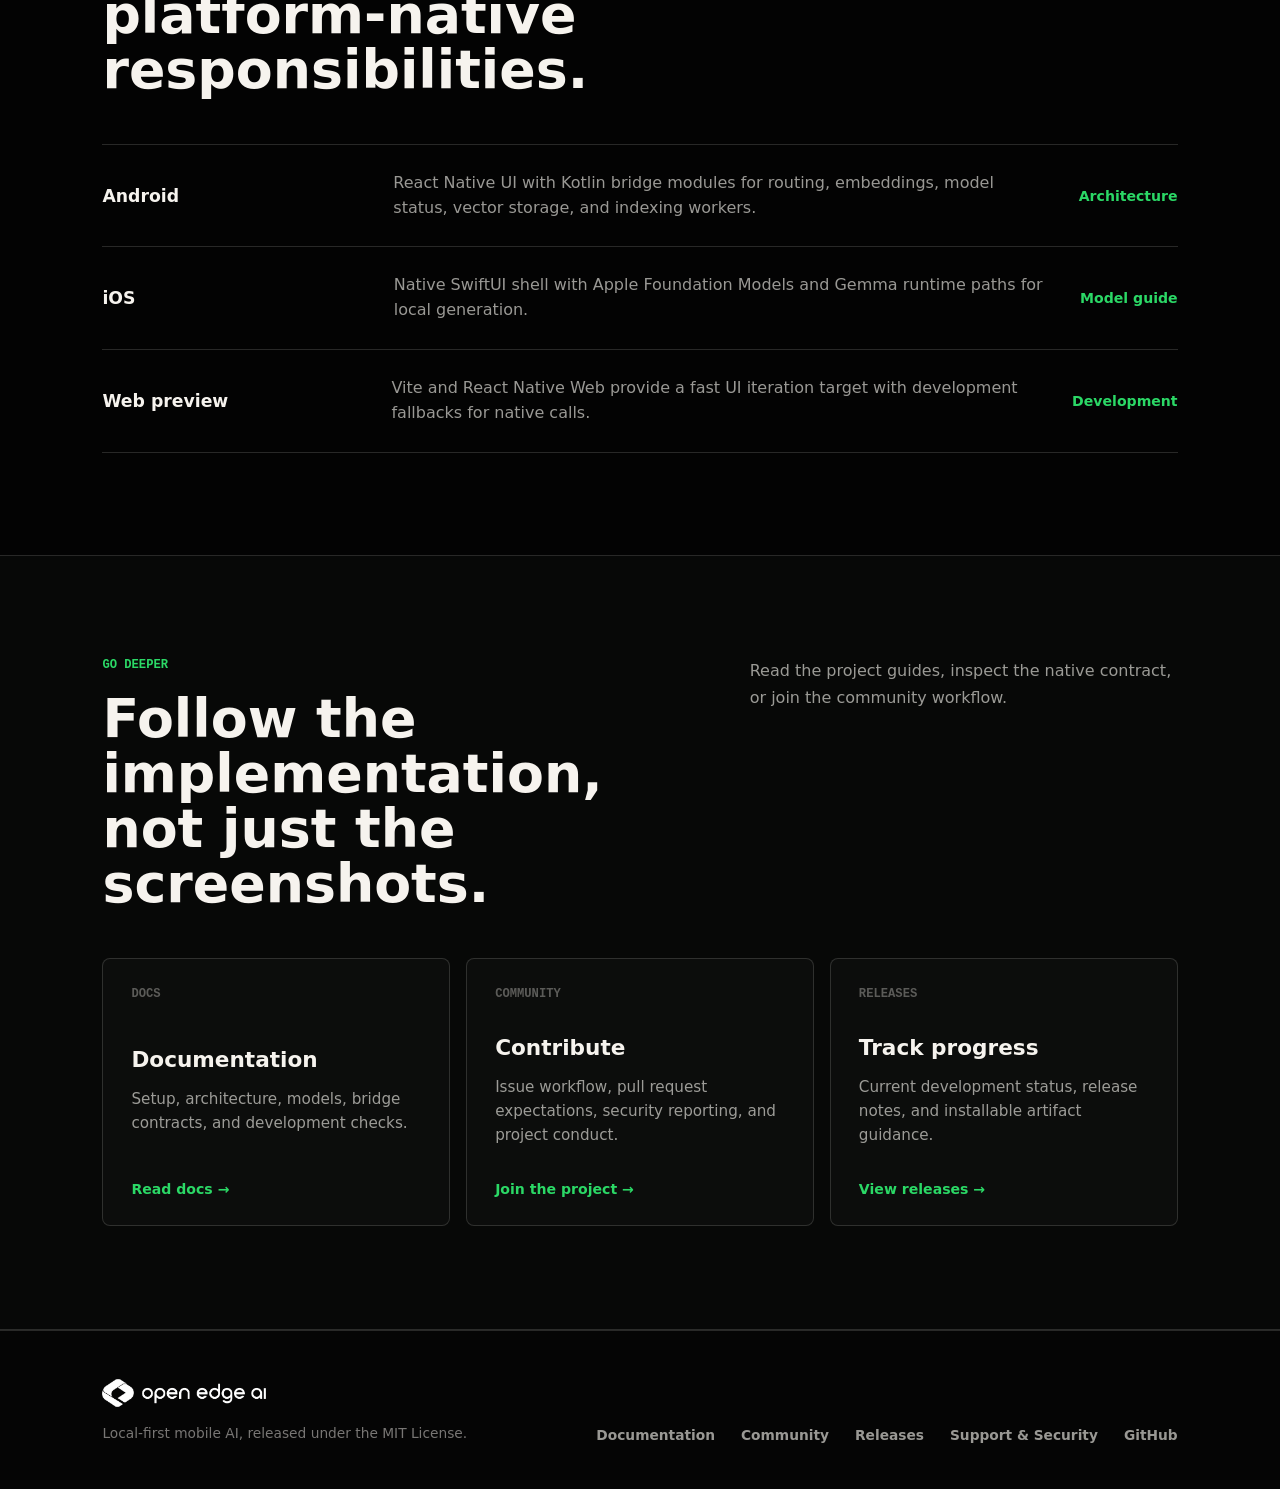
<file: features.html>
<!DOCTYPE html>
<html lang="en">
  <head>
    <meta charset="utf-8" />
    <meta name="viewport" content="width=device-width, initial-scale=1" />
    <meta
      name="description"
      content="Explore Open Edge AI features: local-first chat, persistent work folders, on-device model runtimes, retrieval, multimodal input, and mobile-native workflows."
    />
    <meta name="robots" content="index, follow" />
    <meta name="theme-color" content="#030303" />
    <meta property="og:title" content="Open Edge AI Features" />
    <meta property="og:description" content="Local-first mobile AI features mapped to real app surfaces and native runtime modules." />
    <meta property="og:type" content="website" />
    <meta property="og:url" content="https://open-edge-ai-app.github.io/features.html" />
    <meta property="og:image" content="https://open-edge-ai-app.github.io/assets/demo/home-dark.png" />
    <meta name="twitter:card" content="summary_large_image" />
    <link rel="canonical" href="https://open-edge-ai-app.github.io/features.html" />
    <link rel="manifest" href="./site.webmanifest" />
    <link rel="icon" type="image/png" href="./assets/open-edge-ai-icon-white.png" />
    <link rel="apple-touch-icon" href="./assets/open-edge-ai-icon-white.png" />
    <link rel="stylesheet" href="./styles.css" />
    <script src="./pets.js" defer></script>
    <script src="./site.js" defer></script>
    <title>Features - Open Edge AI</title>
  </head>
  <body>
    <div class="announcement-bar" role="status">
      Open Edge AI is MIT licensed and built in public on GitHub.
      <button type="button" aria-label="Dismiss announcement">×</button>
    </div>
    <header class="site-header">
      <a class="brand" href="./index.html" aria-label="Open Edge AI home">
        <img class="brand-logo" src="./assets/open-edge-ai-brand-white.png" alt="Open Edge AI" />
      </a>
      <nav class="site-nav" aria-label="Primary navigation">
        <a class="active" href="./features.html">Product</a>
        <a href="./docs/">Docs</a>
        <a href="./community.html">Community</a>
        <a href="./releases.html">Releases</a>
        <a href="./pricing.html">Pricing</a>
      </nav>
      <a class="header-action" href="https://github.com/open-edge-ai-app/core-app">
        Open GitHub
        <svg aria-hidden="true" viewBox="0 0 24 24"><path d="M13.5 5 20 11.5 13.5 18l-1.42-1.42 4.08-4.08H4v-2h12.16L12.08 6.42 13.5 5Z" /></svg>
      </a>
    </header>

    <main class="content-page">
      <section class="page-hero">
        <div>
          <p class="page-kicker">Product</p>
          <h1>Private AI work, shaped for the device in your hand.</h1>
          <p>
            Open Edge AI combines a mobile chat workspace with local model
            lifecycle, retrieval, multimodal requests, and persistent project context.
          </p>
        </div>
      </section>

      <section class="content-band">
        <div class="overview-split">
          <div class="overview-copy">
            <p class="eyebrow">Local-first workspace</p>
            <h2>Conversations become reusable project context.</h2>
            <p>
              Sessions, work folders, selected models, display preferences, and
              drafts persist across the app. Native runtimes keep model and
              retrieval work close to the device whenever the platform allows it.
            </p>
            <div class="hero-actions">
              <a class="button button-primary" href="./docs/getting-started.html">Get Started</a>
              <a class="button button-secondary" href="./todo.html">Explore Todo</a>
            </div>
          </div>
          <figure class="overview-media">
            <img src="./assets/demo/home-dark.png" alt="Open Edge AI project and chat interface" />
          </figure>
        </div>
      </section>

      <section class="content-band alt">
        <div class="band-header">
          <div>
            <p class="eyebrow">Core capabilities</p>
            <h2>Visible product surfaces backed by native modules.</h2>
          </div>
          <p>
            The feature list reflects the current repository: a React Native
            Android shell, native SwiftUI on iOS, and platform-specific AI runtimes.
          </p>
        </div>
        <div class="feature-detail-grid">
          <article class="feature-detail"><span>01</span><h3>Local-first chat</h3><p>Model selection, persistent sessions, drafts, recent conversations, and private context in a mobile-native chat surface.</p></article>
          <article class="feature-detail"><span>02</span><h3>Work folders</h3><p>Group conversations by project, pin important work, and attach shared folder memory to recurring tasks.</p></article>
          <article class="feature-detail"><span>03</span><h3>Model lifecycle</h3><p>Native status, download, load, unload, cancellation, and runtime diagnostics exposed through a typed bridge.</p></article>
          <article class="feature-detail"><span>04</span><h3>Retrieval and indexing</h3><p>Device-side embeddings, vector persistence, similarity lookup, and background indexing for local project material.</p></article>
          <article class="feature-detail"><span>05</span><h3>Multimodal requests</h3><p>A typed request path for text, files, images, and richer attachments that can be routed to compatible runtimes.</p></article>
          <article class="feature-detail"><span>06</span><h3>Todo workflows</h3><p>List and calendar views turn chat output into scheduled work and make priority recommendations visible.</p></article>
        </div>
      </section>

      <section class="content-band">
        <div class="band-header">
          <div><p class="eyebrow">Platforms</p><h2>One project, platform-native responsibilities.</h2></div>
          <p>Shared product intent does not erase platform differences. Each target owns the runtime and interaction work it can do best.</p>
        </div>
        <div class="platform-list">
          <div class="platform-row"><strong>Android</strong><p>React Native UI with Kotlin bridge modules for routing, embeddings, model status, vector storage, and indexing workers.</p><a href="./docs/architecture.html">Architecture</a></div>
          <div class="platform-row"><strong>iOS</strong><p>Native SwiftUI shell with Apple Foundation Models and Gemma runtime paths for local generation.</p><a href="./docs/local-models.html">Model guide</a></div>
          <div class="platform-row"><strong>Web preview</strong><p>Vite and React Native Web provide a fast UI iteration target with development fallbacks for native calls.</p><a href="./docs/development.html">Development</a></div>
        </div>
      </section>

      <section class="content-band alt">
        <div class="band-header">
          <div><p class="eyebrow">Go deeper</p><h2>Follow the implementation, not just the screenshots.</h2></div>
          <p>Read the project guides, inspect the native contract, or join the community workflow.</p>
        </div>
        <div class="link-card-grid">
          <a class="link-card" href="./docs/"><span>DOCS</span><div><h3>Documentation</h3><p>Setup, architecture, models, bridge contracts, and development checks.</p></div><strong>Read docs →</strong></a>
          <a class="link-card" href="./community.html"><span>COMMUNITY</span><div><h3>Contribute</h3><p>Issue workflow, pull request expectations, security reporting, and project conduct.</p></div><strong>Join the project →</strong></a>
          <a class="link-card" href="./releases.html"><span>RELEASES</span><div><h3>Track progress</h3><p>Current development status, release notes, and installable artifact guidance.</p></div><strong>View releases →</strong></a>
        </div>
      </section>
    </main>

    <footer class="site-footer">
      <a class="footer-brand" href="./index.html"><img src="./assets/open-edge-ai-brand-white.png" alt="Open Edge AI" /><span>Local-first mobile AI, released under the MIT License.</span></a>
      <div class="footer-links"><a href="./docs/">Documentation</a><a href="./community.html">Community</a><a href="./releases.html">Releases</a><a href="./support.html">Support & Security</a><a href="https://github.com/open-edge-ai-app/core-app">GitHub</a></div>
    </footer>
  </body>
</html>
</file>
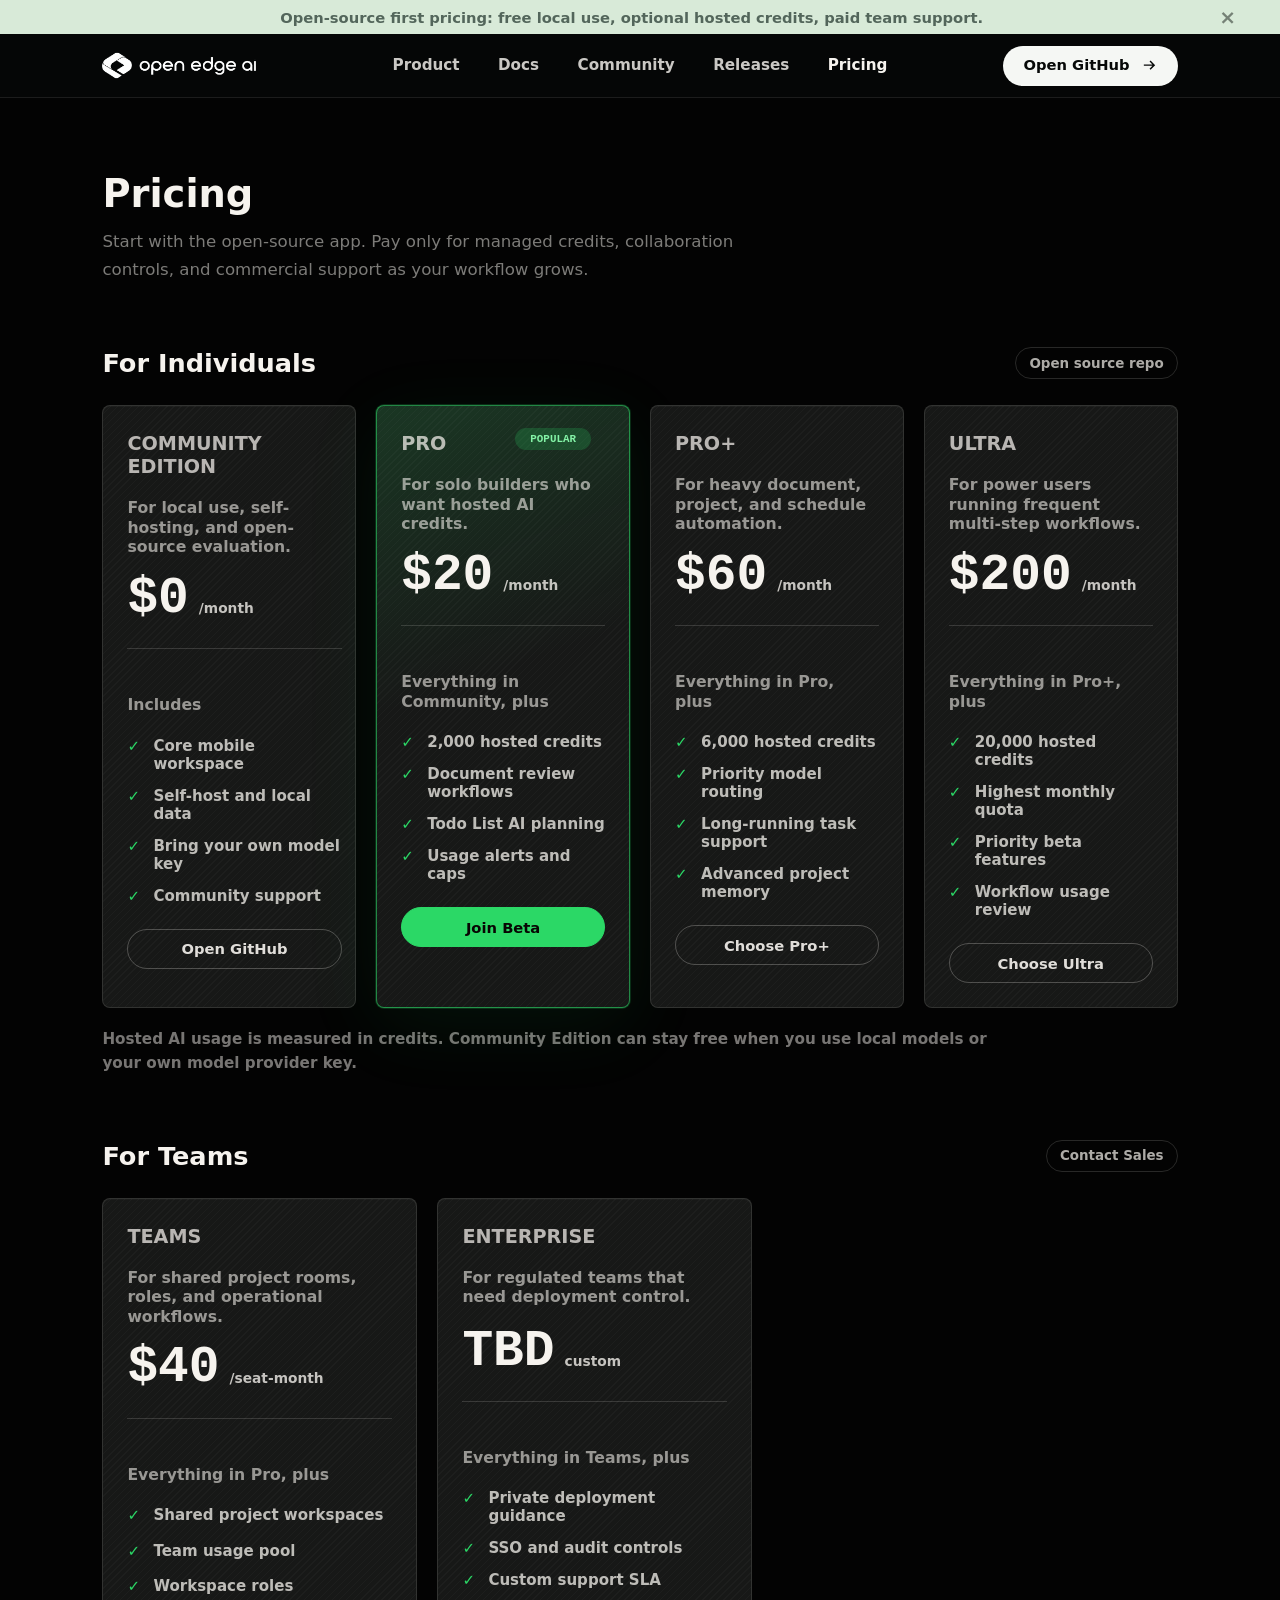
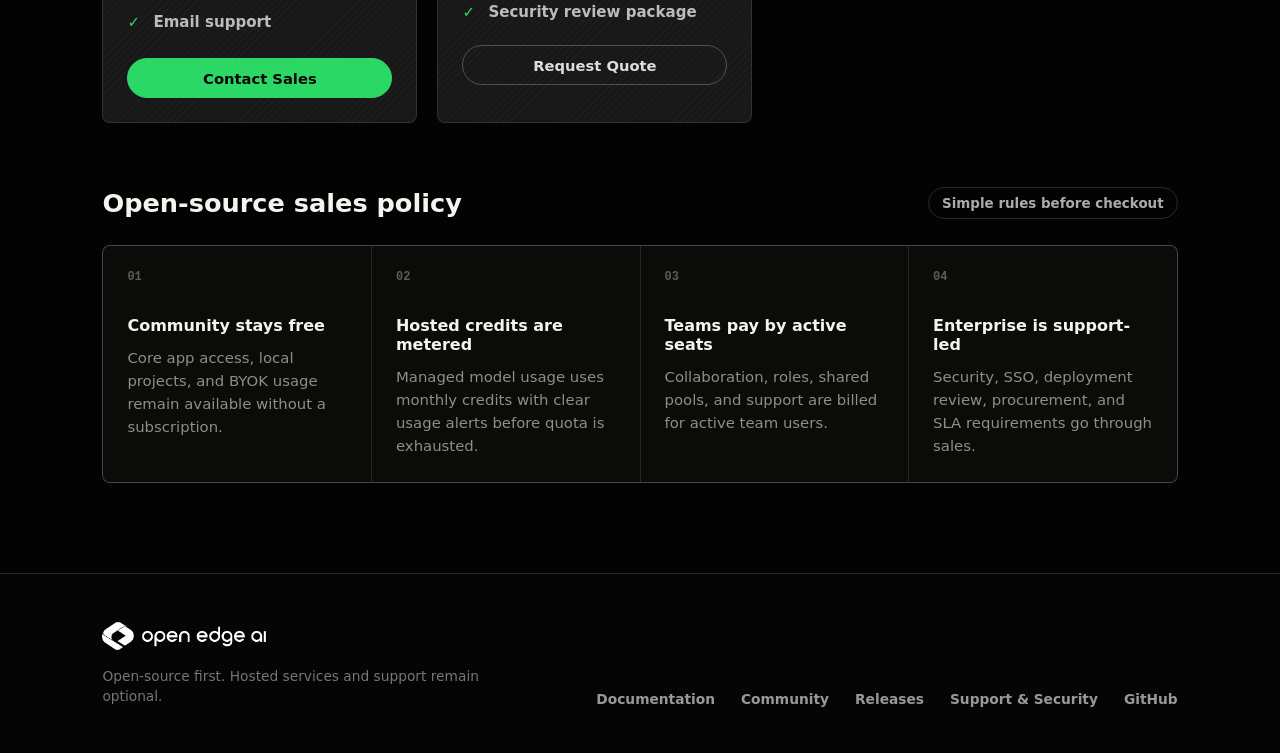
<file: pricing.html>
<!DOCTYPE html>
<html lang="en">
  <head>
    <meta charset="utf-8" />
    <meta name="viewport" content="width=device-width, initial-scale=1" />
    <meta
      name="description"
      content="Open Edge AI pricing plans for individual builders, business teams, and scaleup organizations."
    />
    <meta name="theme-color" content="#030303" />
    <meta name="robots" content="index, follow" />
    <meta property="og:title" content="Open Edge AI Pricing" />
    <meta
      property="og:description"
      content="Start small and scale Open Edge AI workflows as your team grows."
    />
    <meta property="og:type" content="website" />
    <meta property="og:url" content="https://open-edge-ai-app.github.io/pricing.html" />
    <meta property="og:image" content="https://open-edge-ai-app.github.io/assets/open-edge-ai-logo.png" />
    <meta name="twitter:card" content="summary_large_image" />
    <link rel="canonical" href="https://open-edge-ai-app.github.io/pricing.html" />
    <link rel="manifest" href="./site.webmanifest" />
    <title>Open Edge AI - Pricing</title>
    <link
      rel="icon"
      type="image/png"
      href="./assets/open-edge-ai-icon-white.png"
    />
    <link rel="apple-touch-icon" href="./assets/open-edge-ai-icon-white.png" />
    <link rel="stylesheet" href="./styles.css" />
    <script src="./pets.js" defer></script>
    <script src="./site.js" defer></script>
  </head>
  <body class="pricing-page">
    <div class="announcement-bar" role="status">
      Open-source first pricing: free local use, optional hosted credits, paid team support.
      <button type="button" aria-label="Dismiss announcement">×</button>
    </div>
    <header class="site-header">
      <a class="brand" href="./index.html" aria-label="Open Edge AI home">
        <img
          class="brand-logo"
          src="./assets/open-edge-ai-brand-white.png"
          alt="Open Edge AI"
        />
      </a>
      <nav class="site-nav" aria-label="Primary navigation">
        <a href="./features.html">Product</a>
        <a href="./docs/">Docs</a>
        <a href="./community.html">Community</a>
        <a href="./releases.html">Releases</a>
        <a class="active" href="./pricing.html">Pricing</a>
      </nav>
      <a
        class="header-action"
        href="https://github.com/open-edge-ai-app/core-app"
      >
        Open GitHub
        <svg aria-hidden="true" viewBox="0 0 24 24">
          <path d="M13.5 5 20 11.5 13.5 18l-1.42-1.42 4.08-4.08H4v-2h12.16L12.08 6.42 13.5 5Z" />
        </svg>
      </a>
    </header>

    <main>
      <section class="pricing-hero" aria-label="Pricing">
        <div class="hero-grid" aria-hidden="true"></div>
        <div class="pricing-intro">
          <h1>Pricing</h1>
          <p>
            Start with the open-source app. Pay only for managed credits,
            collaboration controls, and commercial support as your workflow grows.
          </p>
        </div>

        <section class="pricing-group" aria-label="Individual plans">
          <div class="pricing-group-head">
            <h2>For Individuals</h2>
            <a href="https://github.com/open-edge-ai-app/core-app">Open source repo</a>
          </div>
          <div class="pricing-grid four-up">
            <article class="price-card">
              <h2>COMMUNITY EDITION</h2>
              <p>For local use, self-hosting, and open-source evaluation.</p>
              <div class="price">
                <span>$0</span>
                <small>/month</small>
              </div>
              <hr />
              <p>Includes</p>
              <ul>
                <li>Core mobile workspace</li>
                <li>Self-host and local data</li>
                <li>Bring your own model key</li>
                <li>Community support</li>
              </ul>
              <a class="price-button" href="https://github.com/open-edge-ai-app/core-app">
                Open GitHub
              </a>
            </article>

            <article class="price-card popular">
              <div class="popular-label">POPULAR</div>
              <h2>PRO</h2>
              <p>For solo builders who want hosted AI credits.</p>
              <div class="price">
                <span>$20</span>
                <small>/month</small>
              </div>
              <hr />
              <p>Everything in Community, plus</p>
              <ul>
                <li>2,000 hosted credits</li>
                <li>Document review workflows</li>
                <li>Todo List AI planning</li>
                <li>Usage alerts and caps</li>
              </ul>
              <a class="price-button filled" href="https://github.com/open-edge-ai-app/core-app">
                Join Beta
              </a>
            </article>

            <article class="price-card">
              <h2>PRO+</h2>
              <p>For heavy document, project, and schedule automation.</p>
              <div class="price">
                <span>$60</span>
                <small>/month</small>
              </div>
              <hr />
              <p>Everything in Pro, plus</p>
              <ul>
                <li>6,000 hosted credits</li>
                <li>Priority model routing</li>
                <li>Long-running task support</li>
                <li>Advanced project memory</li>
              </ul>
              <a class="price-button" href="https://github.com/open-edge-ai-app/core-app">
                Choose Pro+
              </a>
            </article>

            <article class="price-card">
              <h2>ULTRA</h2>
              <p>For power users running frequent multi-step workflows.</p>
              <div class="price">
                <span>$200</span>
                <small>/month</small>
              </div>
              <hr />
              <p>Everything in Pro+, plus</p>
              <ul>
                <li>20,000 hosted credits</li>
                <li>Highest monthly quota</li>
                <li>Priority beta features</li>
                <li>Workflow usage review</li>
              </ul>
              <a class="price-button" href="https://github.com/open-edge-ai-app/core-app">
                Choose Ultra
              </a>
            </article>
          </div>
          <p class="pricing-note">
            Hosted AI usage is measured in credits. Community Edition can stay
            free when you use local models or your own model provider key.
          </p>
        </section>

        <section class="pricing-group teams" aria-label="Team plans">
          <div class="pricing-group-head">
            <h2>For Teams</h2>
            <a href="https://github.com/open-edge-ai-app/core-app">Contact Sales</a>
          </div>
          <div class="pricing-grid two-up">
            <article class="price-card">
              <h2>TEAMS</h2>
              <p>For shared project rooms, roles, and operational workflows.</p>
              <div class="price">
                <span>$40</span>
                <small>/seat-month</small>
              </div>
              <hr />
              <p>Everything in Pro, plus</p>
              <ul>
                <li>Shared project workspaces</li>
                <li>Team usage pool</li>
                <li>Workspace roles</li>
                <li>Email support</li>
              </ul>
              <a class="price-button filled" href="https://github.com/open-edge-ai-app/core-app">
                Contact Sales
              </a>
            </article>

            <article class="price-card">
              <h2>ENTERPRISE</h2>
              <p>For regulated teams that need deployment control.</p>
              <div class="price">
                <span>TBD</span>
                <small>custom</small>
              </div>
              <hr />
              <p>Everything in Teams, plus</p>
              <ul>
                <li>Private deployment guidance</li>
                <li>SSO and audit controls</li>
                <li>Custom support SLA</li>
                <li>Security review package</li>
              </ul>
              <a class="price-button" href="https://github.com/open-edge-ai-app/core-app">
                Request Quote
              </a>
            </article>
          </div>
        </section>

        <section class="sales-policy" aria-label="Open-source sales policy">
          <div class="pricing-group-head">
            <h2>Open-source sales policy</h2>
            <span>Simple rules before checkout</span>
          </div>
          <div class="policy-grid">
            <article>
              <span>01</span>
              <strong>Community stays free</strong>
              <p>Core app access, local projects, and BYOK usage remain available without a subscription.</p>
            </article>
            <article>
              <span>02</span>
              <strong>Hosted credits are metered</strong>
              <p>Managed model usage uses monthly credits with clear usage alerts before quota is exhausted.</p>
            </article>
            <article>
              <span>03</span>
              <strong>Teams pay by active seats</strong>
              <p>Collaboration, roles, shared pools, and support are billed for active team users.</p>
            </article>
            <article>
              <span>04</span>
              <strong>Enterprise is support-led</strong>
              <p>Security, SSO, deployment review, procurement, and SLA requirements go through sales.</p>
            </article>
          </div>
        </section>
      </section>
    </main>
    <footer class="site-footer">
      <a class="footer-brand" href="./index.html">
        <img src="./assets/open-edge-ai-brand-white.png" alt="Open Edge AI" />
        <span>Open-source first. Hosted services and support remain optional.</span>
      </a>
      <div class="footer-links">
        <a href="./docs/">Documentation</a>
        <a href="./community.html">Community</a>
        <a href="./releases.html">Releases</a>
        <a href="./support.html">Support & Security</a>
        <a href="https://github.com/open-edge-ai-app/core-app">GitHub</a>
      </div>
    </footer>
  </body>
</html>
</file>
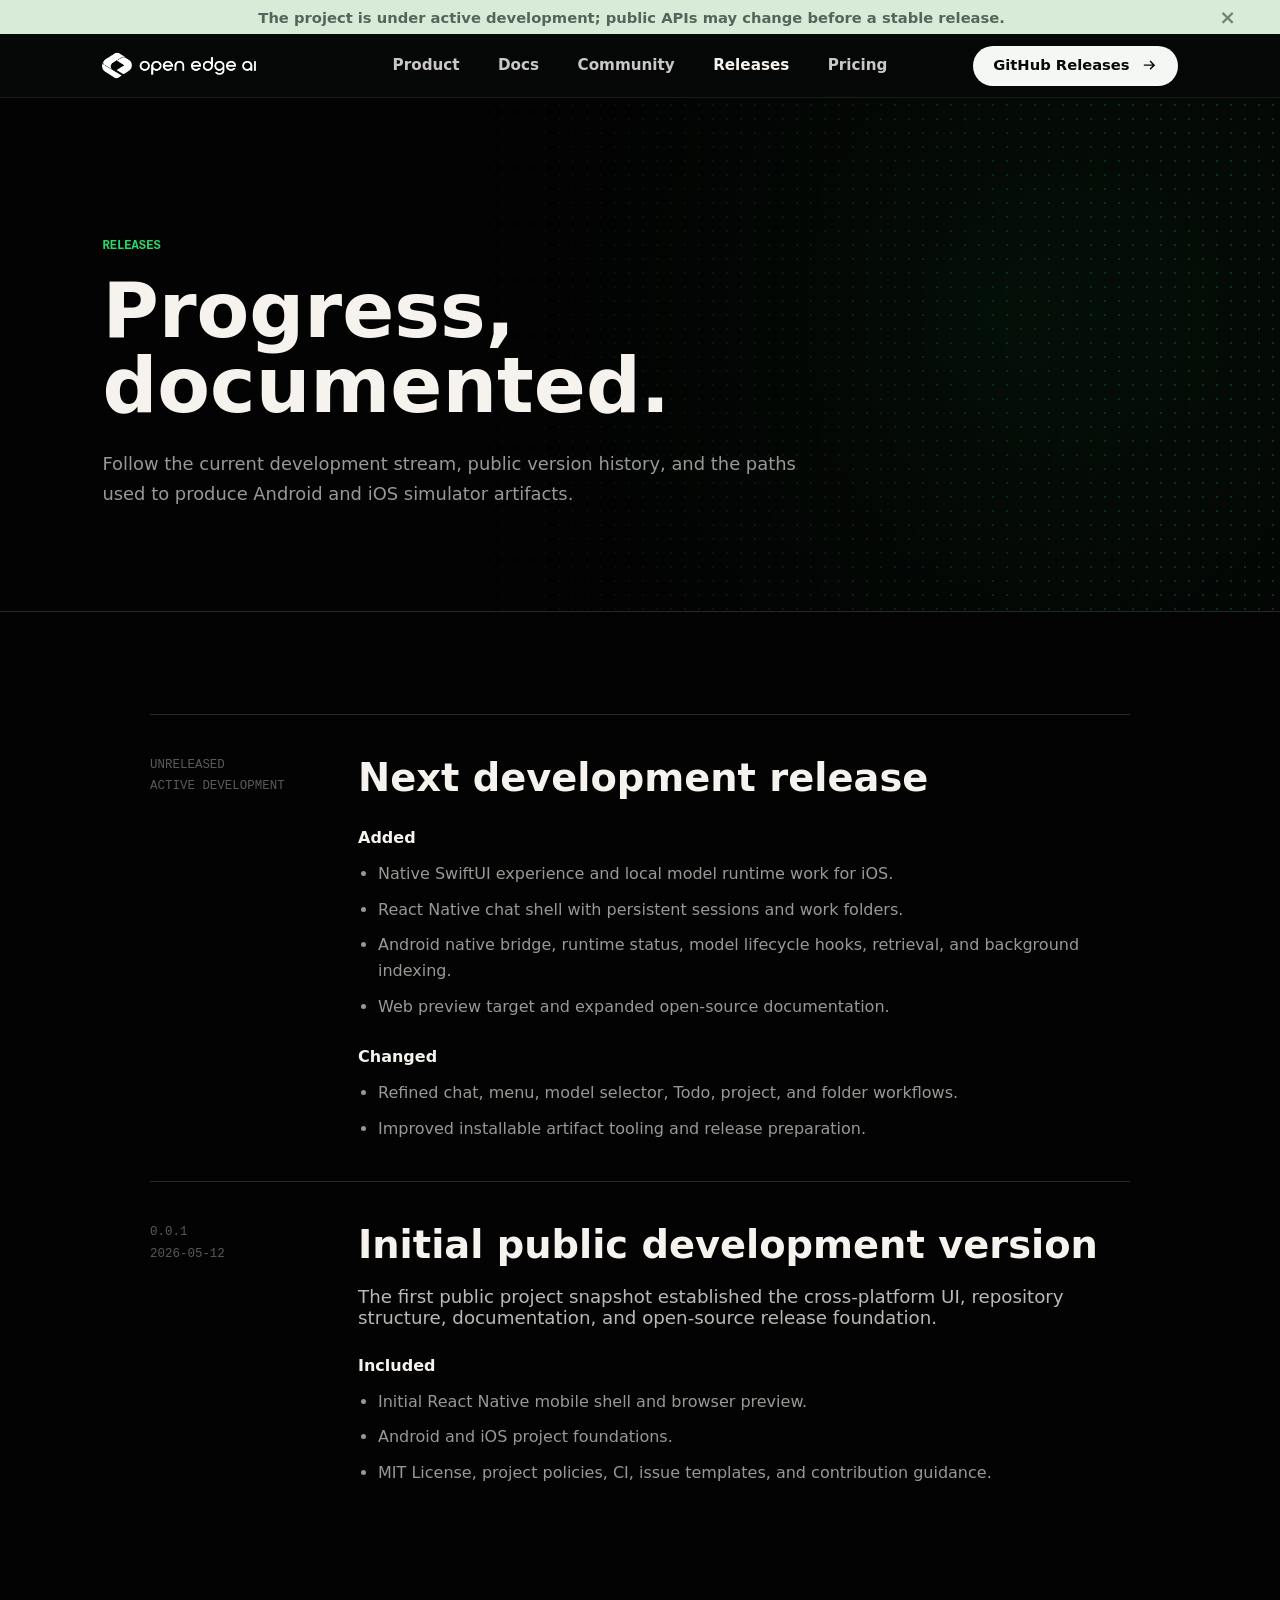
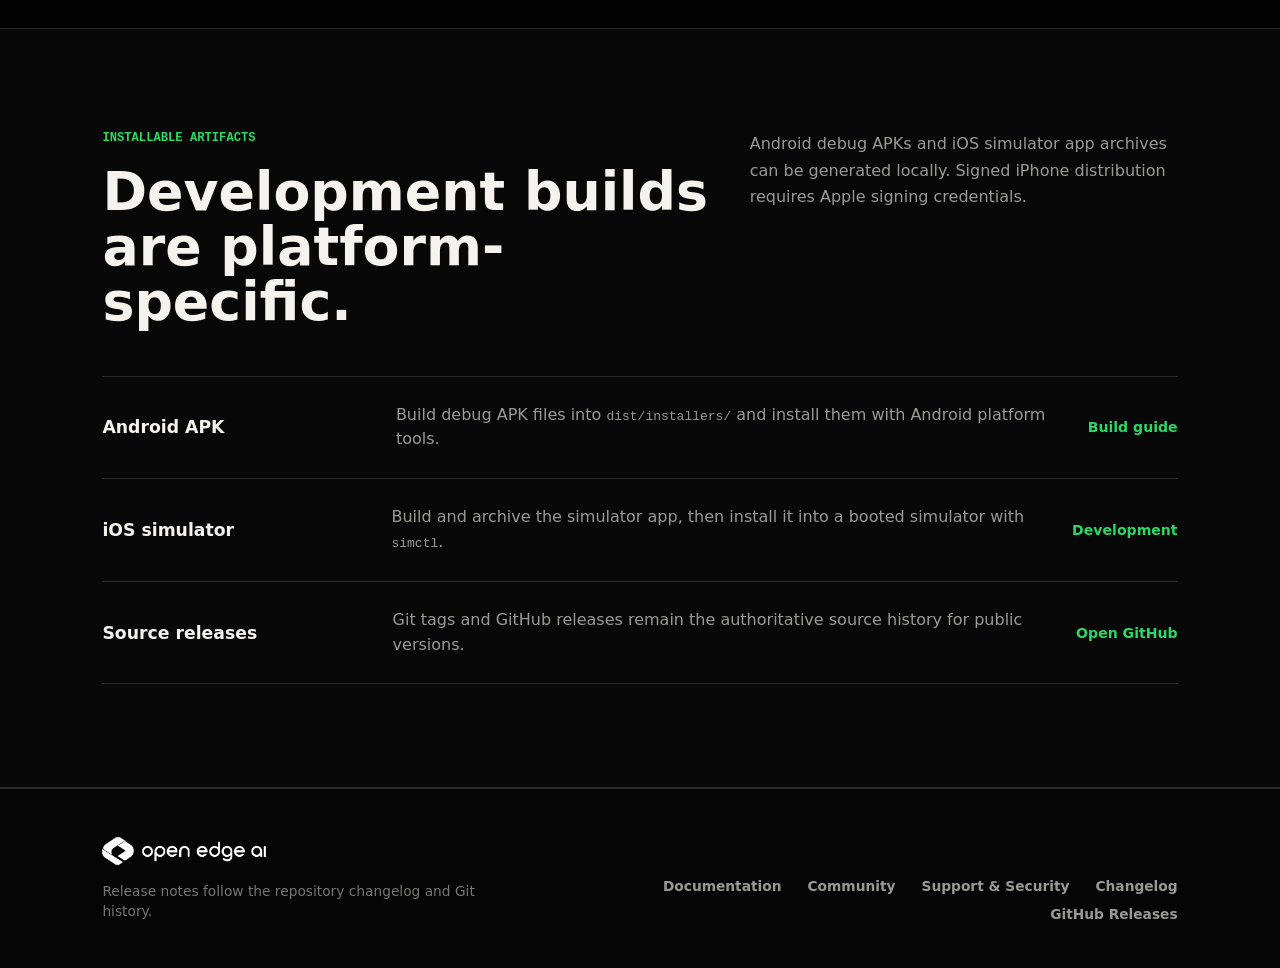
<file: releases.html>
<!DOCTYPE html>
<html lang="en">
  <head>
    <meta charset="utf-8" />
    <meta name="viewport" content="width=device-width, initial-scale=1" />
    <meta name="description" content="Open Edge AI release notes, development status, installable artifacts, and changelog for the open-source mobile AI project." />
    <meta name="robots" content="index, follow" />
    <meta name="theme-color" content="#030303" />
    <meta property="og:title" content="Open Edge AI Releases" />
    <meta property="og:description" content="Track Open Edge AI releases and current development work." />
    <meta property="og:type" content="website" />
    <meta property="og:url" content="https://open-edge-ai-app.github.io/releases.html" />
    <meta property="og:image" content="https://open-edge-ai-app.github.io/assets/open-edge-ai-logo.png" />
    <meta name="twitter:card" content="summary_large_image" />
    <link rel="canonical" href="https://open-edge-ai-app.github.io/releases.html" />
    <link rel="manifest" href="./site.webmanifest" />
    <link rel="icon" type="image/png" href="./assets/open-edge-ai-icon-white.png" />
    <link rel="stylesheet" href="./styles.css" />
    <script src="./site.js" defer></script>
    <title>Releases - Open Edge AI</title>
  </head>
  <body>
    <div class="announcement-bar" role="status">The project is under active development; public APIs may change before a stable release.<button type="button" aria-label="Dismiss announcement">×</button></div>
    <header class="site-header"><a class="brand" href="./index.html" aria-label="Open Edge AI home"><img class="brand-logo" src="./assets/open-edge-ai-brand-white.png" alt="Open Edge AI" /></a><nav class="site-nav" aria-label="Primary navigation"><a href="./features.html">Product</a><a href="./docs/">Docs</a><a href="./community.html">Community</a><a class="active" href="./releases.html">Releases</a><a href="./pricing.html">Pricing</a></nav><a class="header-action" href="https://github.com/open-edge-ai-app/core-app/releases">GitHub Releases<svg aria-hidden="true" viewBox="0 0 24 24"><path d="M13.5 5 20 11.5 13.5 18l-1.42-1.42 4.08-4.08H4v-2h12.16L12.08 6.42 13.5 5Z" /></svg></a></header>
    <main class="content-page">
      <section class="page-hero"><div><p class="page-kicker">Releases</p><h1>Progress, documented.</h1><p>Follow the current development stream, public version history, and the paths used to produce Android and iOS simulator artifacts.</p></div></section>
      <section class="content-band">
        <div class="release-list">
          <article class="release-entry"><div class="release-meta">UNRELEASED<br />ACTIVE DEVELOPMENT</div><div class="release-copy"><h2>Next development release</h2><h3>Added</h3><ul><li>Native SwiftUI experience and local model runtime work for iOS.</li><li>React Native chat shell with persistent sessions and work folders.</li><li>Android native bridge, runtime status, model lifecycle hooks, retrieval, and background indexing.</li><li>Web preview target and expanded open-source documentation.</li></ul><h3>Changed</h3><ul><li>Refined chat, menu, model selector, Todo, project, and folder workflows.</li><li>Improved installable artifact tooling and release preparation.</li></ul></div></article>
          <article class="release-entry"><div class="release-meta">0.0.1<br />2026-05-12</div><div class="release-copy"><h2>Initial public development version</h2><p class="doc-lead">The first public project snapshot established the cross-platform UI, repository structure, documentation, and open-source release foundation.</p><h3>Included</h3><ul><li>Initial React Native mobile shell and browser preview.</li><li>Android and iOS project foundations.</li><li>MIT License, project policies, CI, issue templates, and contribution guidance.</li></ul></div></article>
        </div>
      </section>
      <section class="content-band alt"><div class="band-header"><div><p class="eyebrow">Installable artifacts</p><h2>Development builds are platform-specific.</h2></div><p>Android debug APKs and iOS simulator app archives can be generated locally. Signed iPhone distribution requires Apple signing credentials.</p></div><div class="platform-list"><div class="platform-row"><strong>Android APK</strong><p>Build debug APK files into <code>dist/installers/</code> and install them with Android platform tools.</p><a href="./docs/getting-started.html">Build guide</a></div><div class="platform-row"><strong>iOS simulator</strong><p>Build and archive the simulator app, then install it into a booted simulator with <code>simctl</code>.</p><a href="./docs/development.html">Development</a></div><div class="platform-row"><strong>Source releases</strong><p>Git tags and GitHub releases remain the authoritative source history for public versions.</p><a href="https://github.com/open-edge-ai-app/core-app/releases">Open GitHub</a></div></div></section>
    </main>
    <footer class="site-footer"><a class="footer-brand" href="./index.html"><img src="./assets/open-edge-ai-brand-white.png" alt="Open Edge AI" /><span>Release notes follow the repository changelog and Git history.</span></a><div class="footer-links"><a href="./docs/">Documentation</a><a href="./community.html">Community</a><a href="./support.html">Support & Security</a><a href="https://github.com/open-edge-ai-app/core-app/blob/main/CHANGELOG.md">Changelog</a><a href="https://github.com/open-edge-ai-app/core-app/releases">GitHub Releases</a></div></footer>
  </body>
</html>
</file>
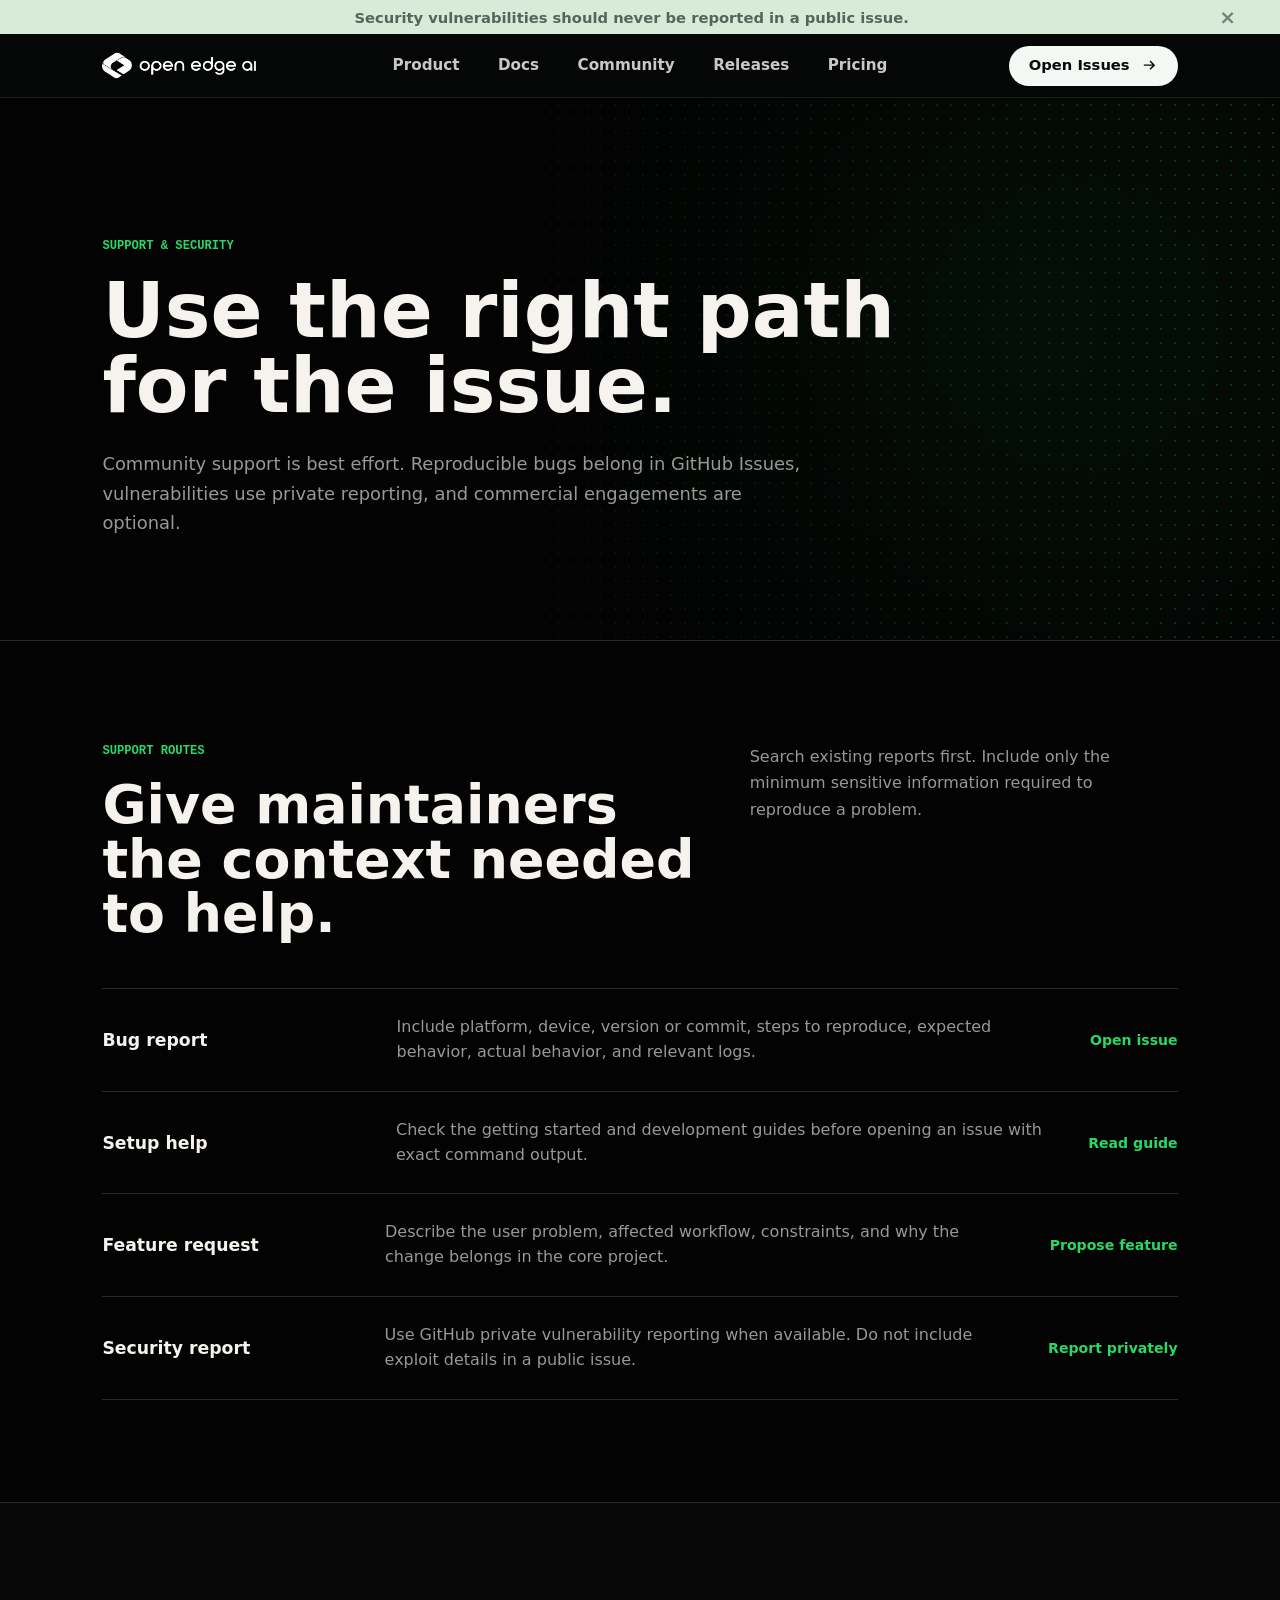
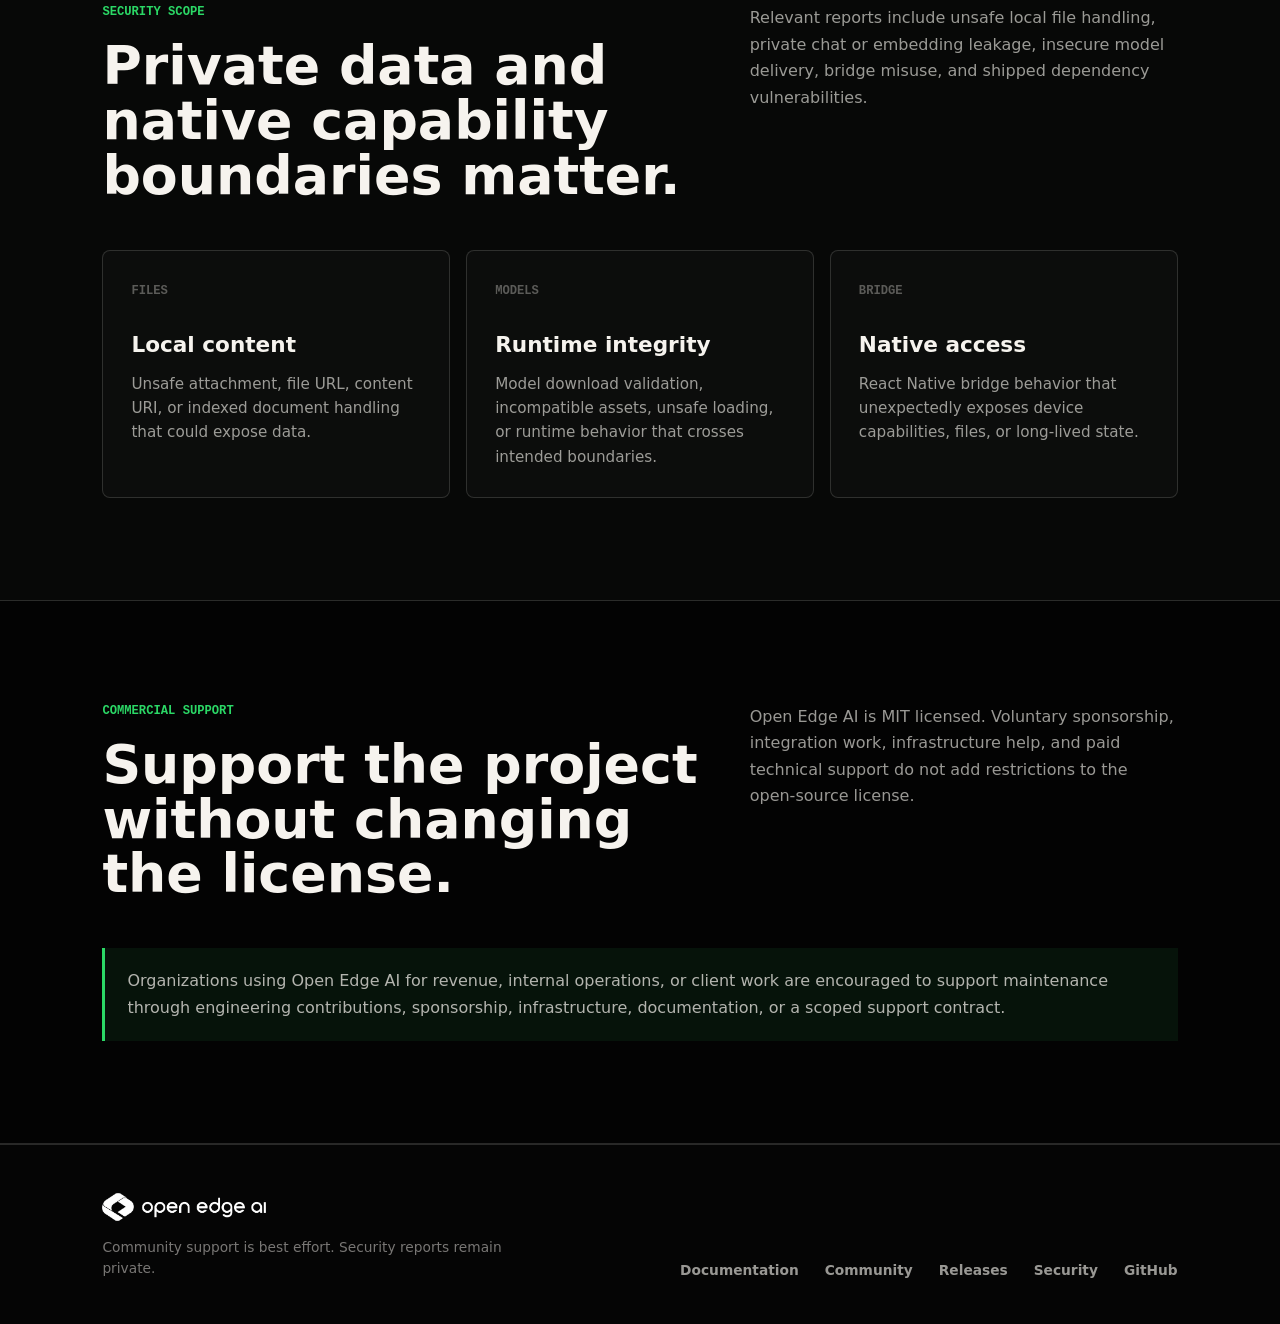
<file: support.html>
<!DOCTYPE html>
<html lang="en">
  <head>
    <meta charset="utf-8" />
    <meta name="viewport" content="width=device-width, initial-scale=1" />
    <meta name="description" content="Get community support, report bugs, disclose vulnerabilities privately, or discuss commercial support for Open Edge AI." />
    <meta name="robots" content="index, follow" />
    <meta name="theme-color" content="#030303" />
    <meta property="og:title" content="Open Edge AI Support and Security" />
    <meta property="og:description" content="Community help, private security reporting, and optional commercial support." />
    <meta property="og:type" content="website" />
    <meta property="og:url" content="https://open-edge-ai-app.github.io/support.html" />
    <meta property="og:image" content="https://open-edge-ai-app.github.io/assets/open-edge-ai-logo.png" />
    <meta name="twitter:card" content="summary_large_image" />
    <link rel="canonical" href="https://open-edge-ai-app.github.io/support.html" />
    <link rel="manifest" href="./site.webmanifest" />
    <link rel="icon" type="image/png" href="./assets/open-edge-ai-icon-white.png" />
    <link rel="stylesheet" href="./styles.css" />
    <script src="./site.js" defer></script>
    <title>Support and Security - Open Edge AI</title>
  </head>
  <body>
    <div class="announcement-bar" role="status">Security vulnerabilities should never be reported in a public issue.<button type="button" aria-label="Dismiss announcement">×</button></div>
    <header class="site-header"><a class="brand" href="./index.html" aria-label="Open Edge AI home"><img class="brand-logo" src="./assets/open-edge-ai-brand-white.png" alt="Open Edge AI" /></a><nav class="site-nav" aria-label="Primary navigation"><a href="./features.html">Product</a><a href="./docs/">Docs</a><a href="./community.html">Community</a><a href="./releases.html">Releases</a><a href="./pricing.html">Pricing</a></nav><a class="header-action" href="https://github.com/open-edge-ai-app/core-app/issues">Open Issues<svg aria-hidden="true" viewBox="0 0 24 24"><path d="M13.5 5 20 11.5 13.5 18l-1.42-1.42 4.08-4.08H4v-2h12.16L12.08 6.42 13.5 5Z" /></svg></a></header>
    <main class="content-page">
      <section class="page-hero"><div><p class="page-kicker">Support & Security</p><h1>Use the right path for the issue.</h1><p>Community support is best effort. Reproducible bugs belong in GitHub Issues, vulnerabilities use private reporting, and commercial engagements are optional.</p></div></section>
      <section class="content-band"><div class="band-header"><div><p class="eyebrow">Support routes</p><h2>Give maintainers the context needed to help.</h2></div><p>Search existing reports first. Include only the minimum sensitive information required to reproduce a problem.</p></div><div class="support-list"><div class="support-row"><strong>Bug report</strong><p>Include platform, device, version or commit, steps to reproduce, expected behavior, actual behavior, and relevant logs.</p><a href="https://github.com/open-edge-ai-app/core-app/issues">Open issue</a></div><div class="support-row"><strong>Setup help</strong><p>Check the getting started and development guides before opening an issue with exact command output.</p><a href="./docs/getting-started.html">Read guide</a></div><div class="support-row"><strong>Feature request</strong><p>Describe the user problem, affected workflow, constraints, and why the change belongs in the core project.</p><a href="https://github.com/open-edge-ai-app/core-app/issues">Propose feature</a></div><div class="support-row"><strong>Security report</strong><p>Use GitHub private vulnerability reporting when available. Do not include exploit details in a public issue.</p><a href="https://github.com/open-edge-ai-app/core-app/security">Report privately</a></div></div></section>
      <section class="content-band alt"><div class="band-header"><div><p class="eyebrow">Security scope</p><h2>Private data and native capability boundaries matter.</h2></div><p>Relevant reports include unsafe local file handling, private chat or embedding leakage, insecure model delivery, bridge misuse, and shipped dependency vulnerabilities.</p></div><div class="feature-detail-grid"><article class="feature-detail"><span>FILES</span><h3>Local content</h3><p>Unsafe attachment, file URL, content URI, or indexed document handling that could expose data.</p></article><article class="feature-detail"><span>MODELS</span><h3>Runtime integrity</h3><p>Model download validation, incompatible assets, unsafe loading, or runtime behavior that crosses intended boundaries.</p></article><article class="feature-detail"><span>BRIDGE</span><h3>Native access</h3><p>React Native bridge behavior that unexpectedly exposes device capabilities, files, or long-lived state.</p></article></div></section>
      <section class="content-band"><div class="band-header"><div><p class="eyebrow">Commercial support</p><h2>Support the project without changing the license.</h2></div><p>Open Edge AI is MIT licensed. Voluntary sponsorship, integration work, infrastructure help, and paid technical support do not add restrictions to the open-source license.</p></div><div class="doc-callout">Organizations using Open Edge AI for revenue, internal operations, or client work are encouraged to support maintenance through engineering contributions, sponsorship, infrastructure, documentation, or a scoped support contract.</div></section>
    </main>
    <footer class="site-footer"><a class="footer-brand" href="./index.html"><img src="./assets/open-edge-ai-brand-white.png" alt="Open Edge AI" /><span>Community support is best effort. Security reports remain private.</span></a><div class="footer-links"><a href="./docs/">Documentation</a><a href="./community.html">Community</a><a href="./releases.html">Releases</a><a href="https://github.com/open-edge-ai-app/core-app/security">Security</a><a href="https://github.com/open-edge-ai-app/core-app">GitHub</a></div></footer>
  </body>
</html>
</file>
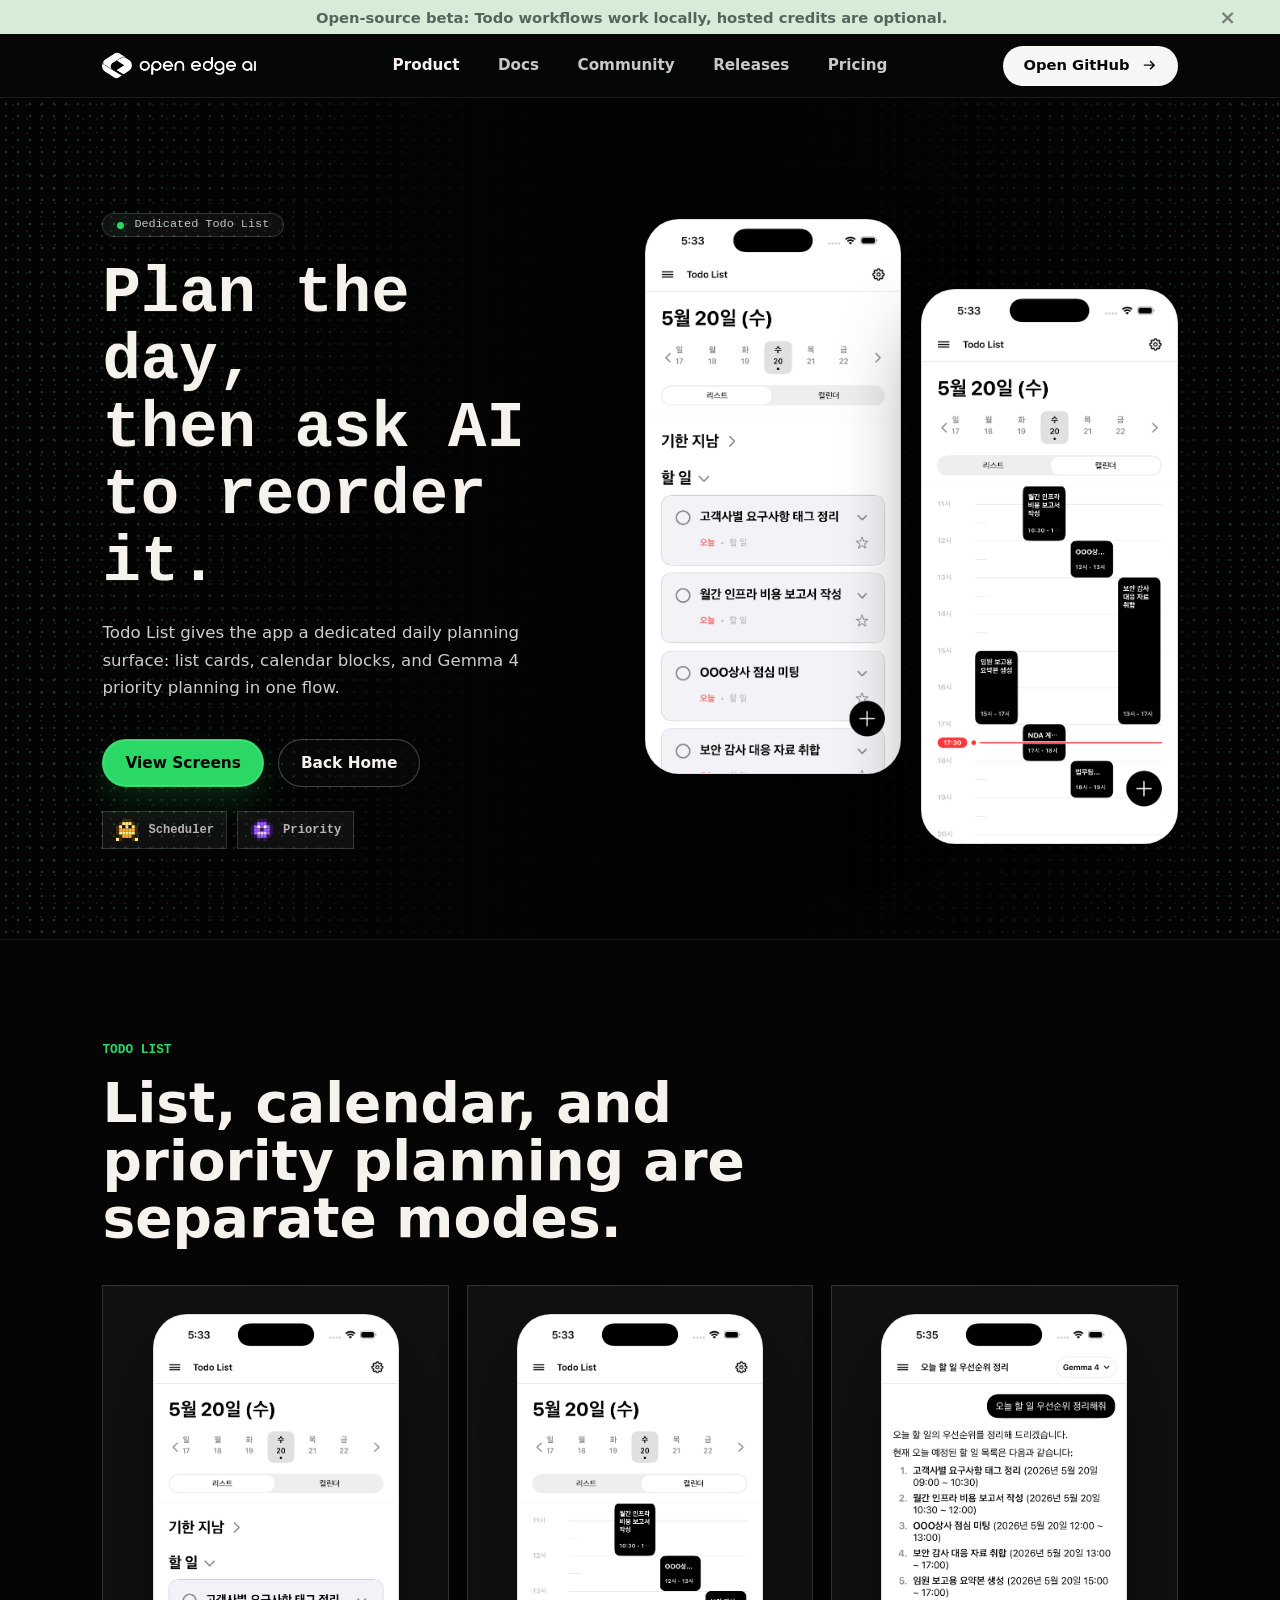
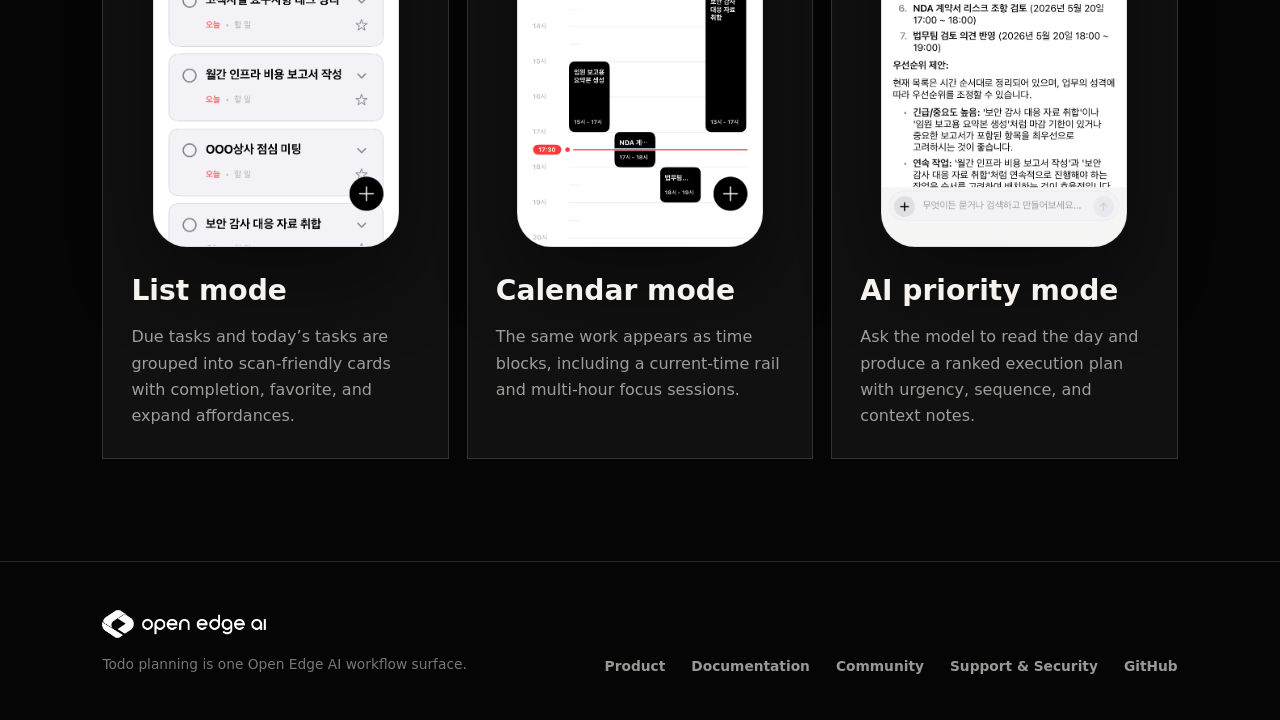
<file: todo.html>
<!DOCTYPE html>
<html lang="en">
  <head>
    <meta charset="utf-8" />
    <meta name="viewport" content="width=device-width, initial-scale=1" />
    <meta
      name="description"
      content="Open Edge AI Todo List는 오늘의 할 일을 리스트, 캘린더, AI 우선순위 정리 화면으로 보여줍니다."
    />
    <meta name="theme-color" content="#030303" />
    <meta name="robots" content="index, follow" />
    <meta property="og:title" content="Open Edge AI Todo List" />
    <meta
      property="og:description"
      content="List, calendar, and AI prioritization for daily work in Open Edge AI."
    />
    <meta property="og:type" content="website" />
    <meta property="og:url" content="https://open-edge-ai-app.github.io/todo.html" />
    <meta property="og:image" content="https://open-edge-ai-app.github.io/assets/demo/todo-list.png" />
    <meta name="twitter:card" content="summary_large_image" />
    <link rel="canonical" href="https://open-edge-ai-app.github.io/todo.html" />
    <link rel="manifest" href="./site.webmanifest" />
    <title>Open Edge AI - Todo List</title>
    <link
      rel="icon"
      type="image/png"
      href="./assets/open-edge-ai-icon-white.png"
    />
    <link rel="apple-touch-icon" href="./assets/open-edge-ai-icon-white.png" />
    <link rel="stylesheet" href="./styles.css" />
    <script src="./pets.js" defer></script>
    <script src="./site.js" defer></script>
  </head>
  <body class="todo-page">
    <div class="announcement-bar" role="status">
      Open-source beta: Todo workflows work locally, hosted credits are optional.
      <button type="button" aria-label="Dismiss announcement">×</button>
    </div>
    <header class="site-header">
      <a class="brand" href="./index.html" aria-label="Open Edge AI home">
        <img
          class="brand-logo"
          src="./assets/open-edge-ai-brand-white.png"
          alt="Open Edge AI"
        />
      </a>
      <nav class="site-nav" aria-label="Primary navigation">
        <a class="active" href="./features.html">Product</a>
        <a href="./docs/">Docs</a>
        <a href="./community.html">Community</a>
        <a href="./releases.html">Releases</a>
        <a href="./pricing.html">Pricing</a>
      </nav>
      <a
        class="header-action"
        href="https://github.com/open-edge-ai-app/core-app"
      >
        Open GitHub
        <svg aria-hidden="true" viewBox="0 0 24 24">
          <path d="M13.5 5 20 11.5 13.5 18l-1.42-1.42 4.08-4.08H4v-2h12.16L12.08 6.42 13.5 5Z" />
        </svg>
      </a>
    </header>

    <main>
      <section class="todo-hero" aria-label="Todo List overview">
        <div class="hero-grid" aria-hidden="true"></div>
        <div class="todo-copy">
          <p class="beta-pill">
            <span></span>
            Dedicated Todo List
          </p>
          <h1>Plan the day,<br />then ask AI to reorder it.</h1>
          <p>
            Todo List gives the app a dedicated daily planning surface: list
            cards, calendar blocks, and Gemma 4 priority planning in one flow.
          </p>
          <div class="hero-actions">
            <a class="button button-primary" href="#todo-views">View Screens</a>
            <a class="button button-secondary" href="./index.html">Back Home</a>
          </div>
          <div class="pet-dock compact" aria-label="Todo workflow helpers">
            <span>
              <i class="pet-token" data-pet="stacky"></i>
              Scheduler
            </span>
            <span>
              <i class="pet-token" data-pet="nullSignal"></i>
              Priority
            </span>
          </div>
        </div>
        <div class="todo-hero-stack">
          <figure class="phone-frame light-phone">
            <img src="./assets/demo/todo-list.png" alt="Todo list card view" />
          </figure>
          <figure class="phone-frame light-phone">
            <img
              src="./assets/demo/todo-calendar.png"
              alt="Todo calendar timeline view"
            />
          </figure>
        </div>
      </section>

      <section class="todo-detail-section" id="todo-views">
        <div class="section-heading">
          <p>TODO LIST</p>
          <h2>List, calendar, and priority planning are separate modes.</h2>
        </div>
        <div class="workflow-grid">
          <article class="workflow-card">
            <figure class="phone-frame light-phone">
              <img src="./assets/demo/todo-list.png" alt="Todo list cards" />
            </figure>
            <div>
              <h3>List mode</h3>
              <p>
                Due tasks and today’s tasks are grouped into scan-friendly cards
                with completion, favorite, and expand affordances.
              </p>
            </div>
          </article>
          <article class="workflow-card">
            <figure class="phone-frame light-phone">
              <img
                src="./assets/demo/todo-calendar.png"
                alt="Todo calendar blocks"
              />
            </figure>
            <div>
              <h3>Calendar mode</h3>
              <p>
                The same work appears as time blocks, including a current-time
                rail and multi-hour focus sessions.
              </p>
            </div>
          </article>
          <article class="workflow-card">
            <figure class="phone-frame light-phone">
              <img
                src="./assets/demo/todo-ai-priority.png"
                alt="AI priority response"
              />
            </figure>
            <div>
              <h3>AI priority mode</h3>
              <p>
                Ask the model to read the day and produce a ranked execution
                plan with urgency, sequence, and context notes.
              </p>
            </div>
          </article>
        </div>
      </section>
    </main>
    <footer class="site-footer">
      <a class="footer-brand" href="./index.html">
        <img src="./assets/open-edge-ai-brand-white.png" alt="Open Edge AI" />
        <span>Todo planning is one Open Edge AI workflow surface.</span>
      </a>
      <div class="footer-links">
        <a href="./features.html">Product</a>
        <a href="./docs/">Documentation</a>
        <a href="./community.html">Community</a>
        <a href="./support.html">Support & Security</a>
        <a href="https://github.com/open-edge-ai-app/core-app">GitHub</a>
      </div>
    </footer>
  </body>
</html>
</file>
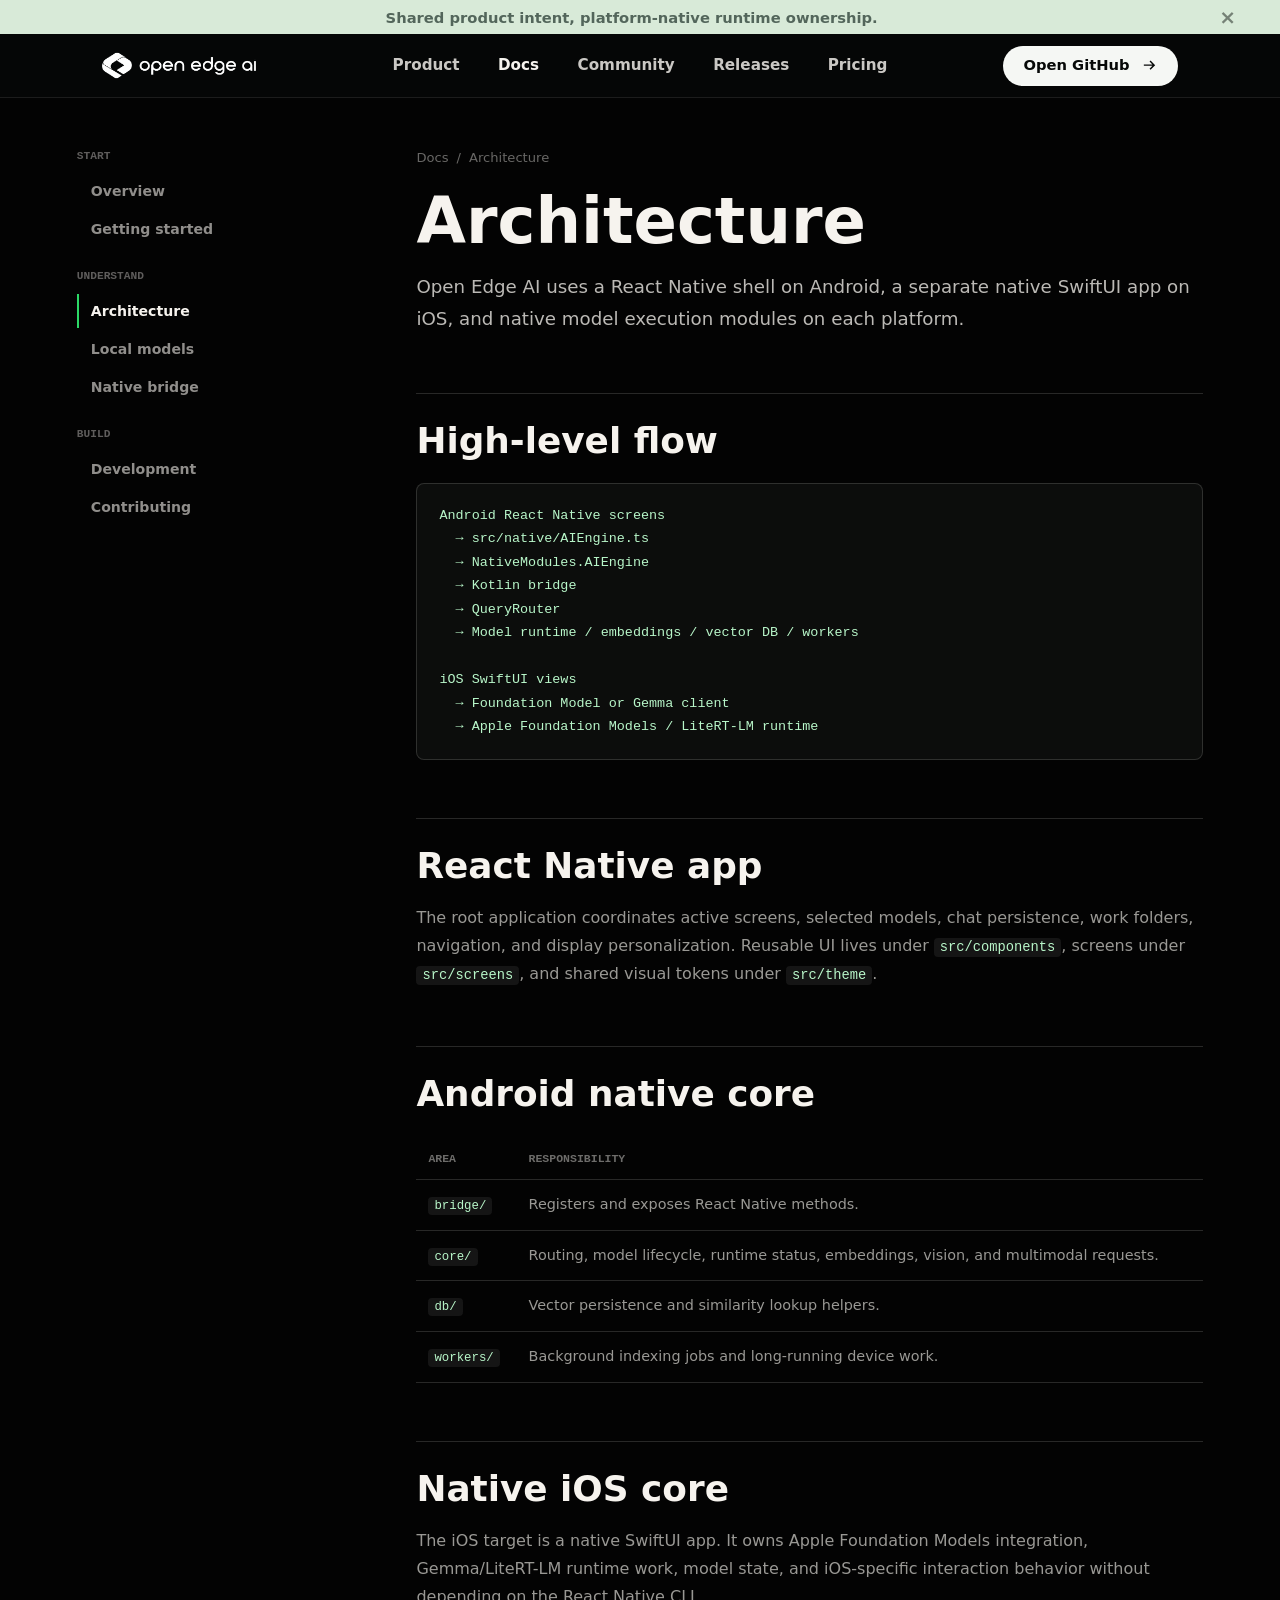
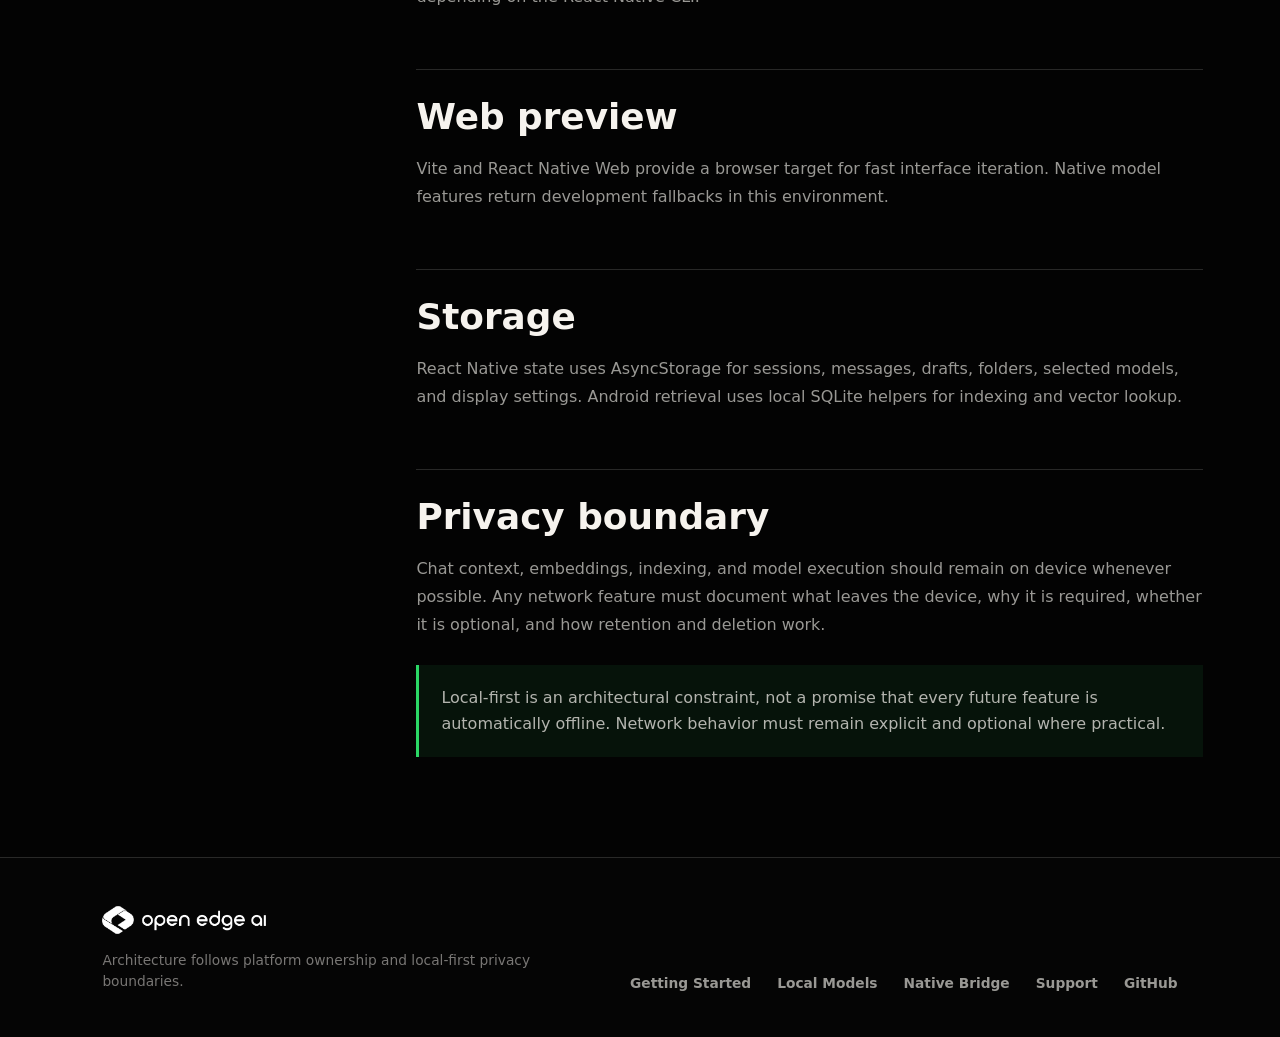
<file: docs/architecture.html>
<!DOCTYPE html>
<html lang="en">
  <head>
    <meta charset="utf-8" />
    <meta name="viewport" content="width=device-width, initial-scale=1" />
    <meta name="description" content="Understand the Open Edge AI architecture across React Native Android, native SwiftUI iOS, web preview, storage, model lifecycle, and privacy boundaries." />
    <meta name="robots" content="index, follow" />
    <meta name="theme-color" content="#030303" />
    <meta property="og:title" content="Open Edge AI Architecture" />
    <meta property="og:description" content="Platform layers, native AI bridge, data storage, and local-first privacy model." />
    <meta property="og:type" content="article" />
    <meta property="og:url" content="https://open-edge-ai-app.github.io/docs/architecture.html" />
    <meta property="og:image" content="https://open-edge-ai-app.github.io/assets/open-edge-ai-logo.png" />
    <meta name="twitter:card" content="summary_large_image" />
    <link rel="canonical" href="https://open-edge-ai-app.github.io/docs/architecture.html" />
    <link rel="manifest" href="/site.webmanifest" />
    <link rel="icon" type="image/png" href="/assets/open-edge-ai-icon-white.png" />
    <link rel="stylesheet" href="/styles.css" />
    <script src="/site.js" defer></script>
    <title>Architecture - Open Edge AI Docs</title>
  </head>
  <body>
    <div class="announcement-bar" role="status">Shared product intent, platform-native runtime ownership.<button type="button" aria-label="Dismiss announcement">×</button></div>
    <header class="site-header"><a class="brand" href="/" aria-label="Open Edge AI home"><img class="brand-logo" src="/assets/open-edge-ai-brand-white.png" alt="Open Edge AI" /></a><nav class="site-nav" aria-label="Primary navigation"><a href="/features.html">Product</a><a class="active" href="/docs/">Docs</a><a href="/community.html">Community</a><a href="/releases.html">Releases</a><a href="/pricing.html">Pricing</a></nav><a class="header-action" href="https://github.com/open-edge-ai-app/core-app">Open GitHub<svg aria-hidden="true" viewBox="0 0 24 24"><path d="M13.5 5 20 11.5 13.5 18l-1.42-1.42 4.08-4.08H4v-2h12.16L12.08 6.42 13.5 5Z" /></svg></a></header>
    <main class="docs-main"><div class="docs-shell">
      <aside class="docs-sidebar" aria-label="Documentation navigation"><p>Start</p><a href="./">Overview</a><a href="./getting-started.html">Getting started</a><p>Understand</p><a class="active" href="./architecture.html">Architecture</a><a href="./local-models.html">Local models</a><a href="./native-bridge.html">Native bridge</a><p>Build</p><a href="./development.html">Development</a><a href="/community.html">Contributing</a></aside>
      <article class="docs-article">
        <nav class="breadcrumb" aria-label="Breadcrumb"><a href="./">Docs</a><span>/</span><span>Architecture</span></nav>
        <h1>Architecture</h1>
        <p class="doc-lead">Open Edge AI uses a React Native shell on Android, a separate native SwiftUI app on iOS, and native model execution modules on each platform.</p>
        <h2>High-level flow</h2>
        <pre class="code-block">Android React Native screens
  → src/native/AIEngine.ts
  → NativeModules.AIEngine
  → Kotlin bridge
  → QueryRouter
  → Model runtime / embeddings / vector DB / workers

iOS SwiftUI views
  → Foundation Model or Gemma client
  → Apple Foundation Models / LiteRT-LM runtime</pre>
        <h2>React Native app</h2>
        <p>The root application coordinates active screens, selected models, chat persistence, work folders, navigation, and display personalization. Reusable UI lives under <code>src/components</code>, screens under <code>src/screens</code>, and shared visual tokens under <code>src/theme</code>.</p>
        <h2>Android native core</h2>
        <table class="docs-table"><thead><tr><th>Area</th><th>Responsibility</th></tr></thead><tbody><tr><td><code>bridge/</code></td><td>Registers and exposes React Native methods.</td></tr><tr><td><code>core/</code></td><td>Routing, model lifecycle, runtime status, embeddings, vision, and multimodal requests.</td></tr><tr><td><code>db/</code></td><td>Vector persistence and similarity lookup helpers.</td></tr><tr><td><code>workers/</code></td><td>Background indexing jobs and long-running device work.</td></tr></tbody></table>
        <h2>Native iOS core</h2>
        <p>The iOS target is a native SwiftUI app. It owns Apple Foundation Models integration, Gemma/LiteRT-LM runtime work, model state, and iOS-specific interaction behavior without depending on the React Native CLI.</p>
        <h2>Web preview</h2>
        <p>Vite and React Native Web provide a browser target for fast interface iteration. Native model features return development fallbacks in this environment.</p>
        <h2>Storage</h2>
        <p>React Native state uses AsyncStorage for sessions, messages, drafts, folders, selected models, and display settings. Android retrieval uses local SQLite helpers for indexing and vector lookup.</p>
        <h2>Privacy boundary</h2>
        <p>Chat context, embeddings, indexing, and model execution should remain on device whenever possible. Any network feature must document what leaves the device, why it is required, whether it is optional, and how retention and deletion work.</p>
        <div class="doc-callout">Local-first is an architectural constraint, not a promise that every future feature is automatically offline. Network behavior must remain explicit and optional where practical.</div>
      </article>
    </div></main>
    <footer class="site-footer"><a class="footer-brand" href="/"><img src="/assets/open-edge-ai-brand-white.png" alt="Open Edge AI" /><span>Architecture follows platform ownership and local-first privacy boundaries.</span></a><div class="footer-links"><a href="./getting-started.html">Getting Started</a><a href="./local-models.html">Local Models</a><a href="./native-bridge.html">Native Bridge</a><a href="/support.html">Support</a><a href="https://github.com/open-edge-ai-app/core-app">GitHub</a></div></footer>
  </body>
</html>
</file>
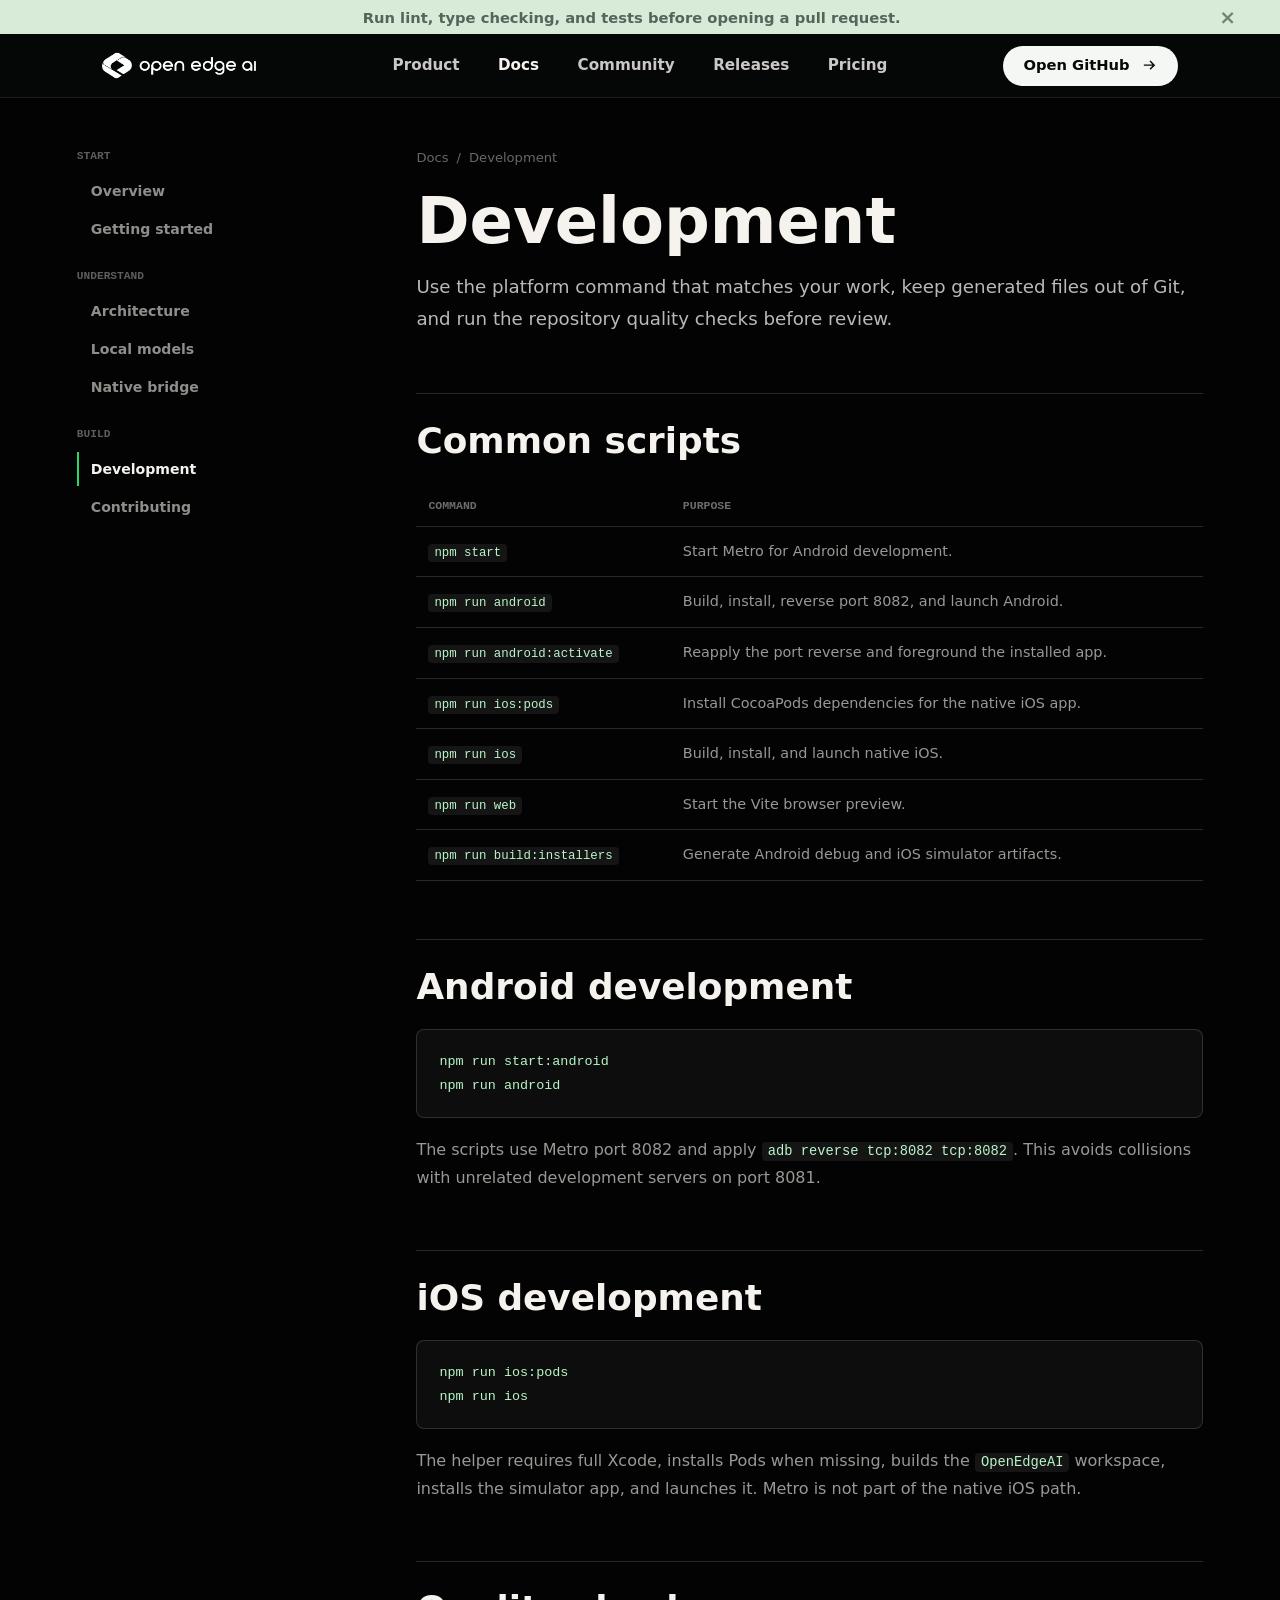
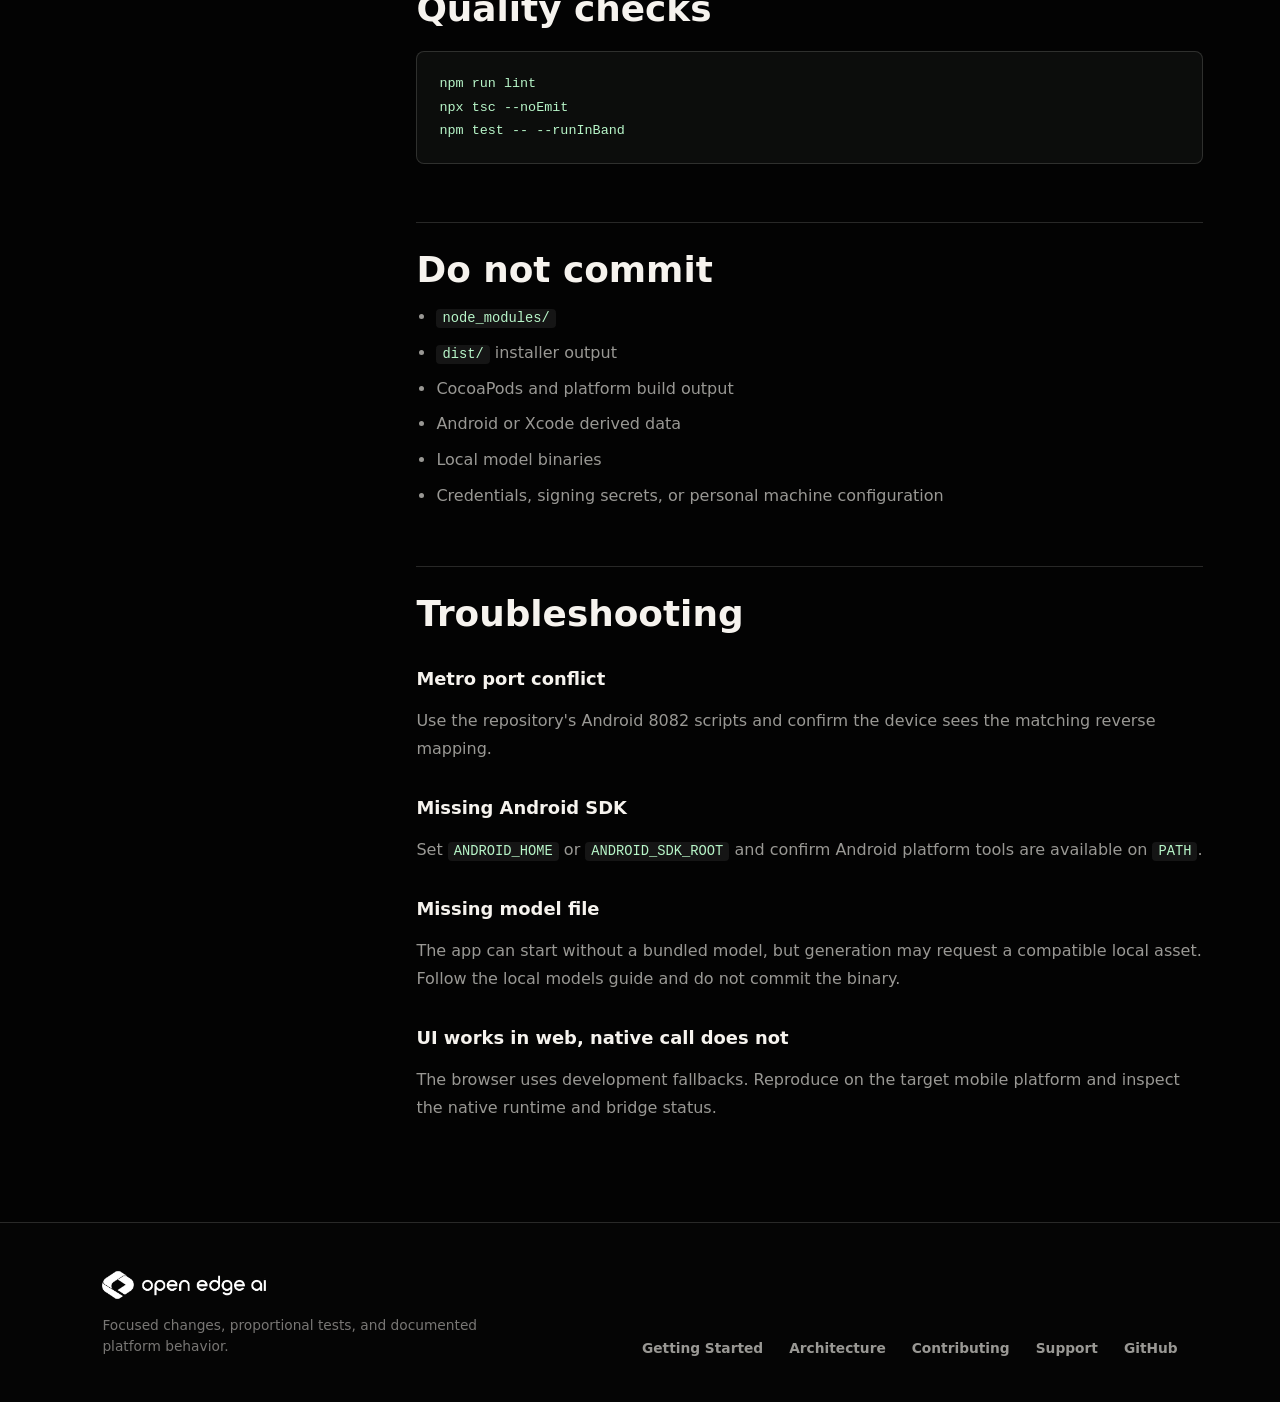
<file: docs/development.html>
<!DOCTYPE html>
<html lang="en">
  <head>
    <meta charset="utf-8" />
    <meta name="viewport" content="width=device-width, initial-scale=1" />
    <meta name="description" content="Open Edge AI development guide with scripts, Android and iOS setup, web preview, quality checks, generated file policy, and troubleshooting." />
    <meta name="robots" content="index, follow" />
    <meta name="theme-color" content="#030303" />
    <meta property="og:title" content="Open Edge AI Development Guide" />
    <meta property="og:description" content="Scripts, platform setup, quality gates, and troubleshooting for contributors." />
    <meta property="og:type" content="article" />
    <meta property="og:url" content="https://open-edge-ai-app.github.io/docs/development.html" />
    <meta property="og:image" content="https://open-edge-ai-app.github.io/assets/open-edge-ai-logo.png" />
    <meta name="twitter:card" content="summary_large_image" />
    <link rel="canonical" href="https://open-edge-ai-app.github.io/docs/development.html" />
    <link rel="manifest" href="/site.webmanifest" />
    <link rel="icon" type="image/png" href="/assets/open-edge-ai-icon-white.png" />
    <link rel="stylesheet" href="/styles.css" />
    <script src="/site.js" defer></script>
    <title>Development Guide - Open Edge AI Docs</title>
  </head>
  <body>
    <div class="announcement-bar" role="status">Run lint, type checking, and tests before opening a pull request.<button type="button" aria-label="Dismiss announcement">×</button></div>
    <header class="site-header"><a class="brand" href="/" aria-label="Open Edge AI home"><img class="brand-logo" src="/assets/open-edge-ai-brand-white.png" alt="Open Edge AI" /></a><nav class="site-nav" aria-label="Primary navigation"><a href="/features.html">Product</a><a class="active" href="/docs/">Docs</a><a href="/community.html">Community</a><a href="/releases.html">Releases</a><a href="/pricing.html">Pricing</a></nav><a class="header-action" href="https://github.com/open-edge-ai-app/core-app">Open GitHub<svg aria-hidden="true" viewBox="0 0 24 24"><path d="M13.5 5 20 11.5 13.5 18l-1.42-1.42 4.08-4.08H4v-2h12.16L12.08 6.42 13.5 5Z" /></svg></a></header>
    <main class="docs-main"><div class="docs-shell">
      <aside class="docs-sidebar" aria-label="Documentation navigation"><p>Start</p><a href="./">Overview</a><a href="./getting-started.html">Getting started</a><p>Understand</p><a href="./architecture.html">Architecture</a><a href="./local-models.html">Local models</a><a href="./native-bridge.html">Native bridge</a><p>Build</p><a class="active" href="./development.html">Development</a><a href="/community.html">Contributing</a></aside>
      <article class="docs-article">
        <nav class="breadcrumb" aria-label="Breadcrumb"><a href="./">Docs</a><span>/</span><span>Development</span></nav>
        <h1>Development</h1>
        <p class="doc-lead">Use the platform command that matches your work, keep generated files out of Git, and run the repository quality checks before review.</p>
        <h2>Common scripts</h2>
        <table class="docs-table"><thead><tr><th>Command</th><th>Purpose</th></tr></thead><tbody><tr><td><code>npm start</code></td><td>Start Metro for Android development.</td></tr><tr><td><code>npm run android</code></td><td>Build, install, reverse port 8082, and launch Android.</td></tr><tr><td><code>npm run android:activate</code></td><td>Reapply the port reverse and foreground the installed app.</td></tr><tr><td><code>npm run ios:pods</code></td><td>Install CocoaPods dependencies for the native iOS app.</td></tr><tr><td><code>npm run ios</code></td><td>Build, install, and launch native iOS.</td></tr><tr><td><code>npm run web</code></td><td>Start the Vite browser preview.</td></tr><tr><td><code>npm run build:installers</code></td><td>Generate Android debug and iOS simulator artifacts.</td></tr></tbody></table>
        <h2>Android development</h2>
        <pre class="code-block">npm run start:android
npm run android</pre>
        <p>The scripts use Metro port 8082 and apply <code>adb reverse tcp:8082 tcp:8082</code>. This avoids collisions with unrelated development servers on port 8081.</p>
        <h2>iOS development</h2>
        <pre class="code-block">npm run ios:pods
npm run ios</pre>
        <p>The helper requires full Xcode, installs Pods when missing, builds the <code>OpenEdgeAI</code> workspace, installs the simulator app, and launches it. Metro is not part of the native iOS path.</p>
        <h2>Quality checks</h2>
        <pre class="code-block">npm run lint
npx tsc --noEmit
npm test -- --runInBand</pre>
        <h2>Do not commit</h2>
        <ul><li><code>node_modules/</code></li><li><code>dist/</code> installer output</li><li>CocoaPods and platform build output</li><li>Android or Xcode derived data</li><li>Local model binaries</li><li>Credentials, signing secrets, or personal machine configuration</li></ul>
        <h2>Troubleshooting</h2>
        <h3>Metro port conflict</h3><p>Use the repository's Android 8082 scripts and confirm the device sees the matching reverse mapping.</p>
        <h3>Missing Android SDK</h3><p>Set <code>ANDROID_HOME</code> or <code>ANDROID_SDK_ROOT</code> and confirm Android platform tools are available on <code>PATH</code>.</p>
        <h3>Missing model file</h3><p>The app can start without a bundled model, but generation may request a compatible local asset. Follow the local models guide and do not commit the binary.</p>
        <h3>UI works in web, native call does not</h3><p>The browser uses development fallbacks. Reproduce on the target mobile platform and inspect the native runtime and bridge status.</p>
      </article>
    </div></main>
    <footer class="site-footer"><a class="footer-brand" href="/"><img src="/assets/open-edge-ai-brand-white.png" alt="Open Edge AI" /><span>Focused changes, proportional tests, and documented platform behavior.</span></a><div class="footer-links"><a href="./getting-started.html">Getting Started</a><a href="./architecture.html">Architecture</a><a href="/community.html">Contributing</a><a href="/support.html">Support</a><a href="https://github.com/open-edge-ai-app/core-app">GitHub</a></div></footer>
  </body>
</html>
</file>
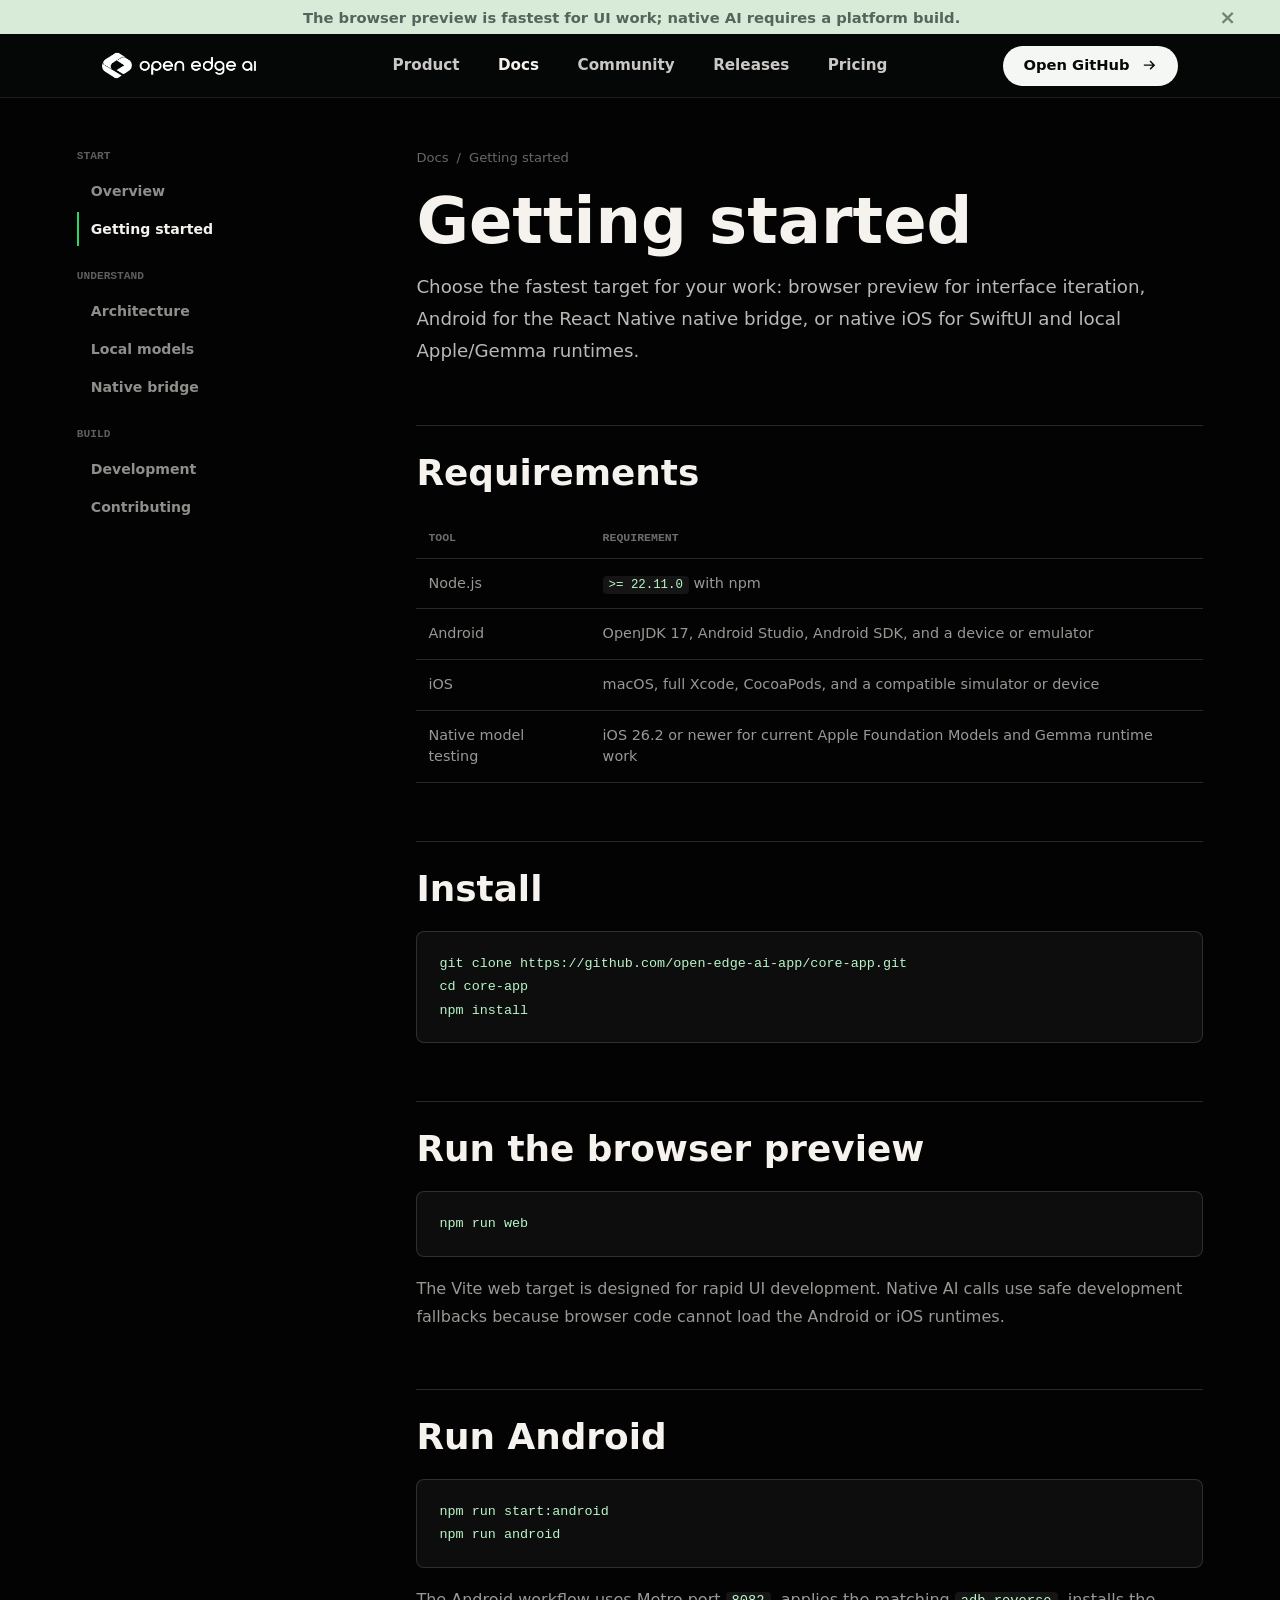
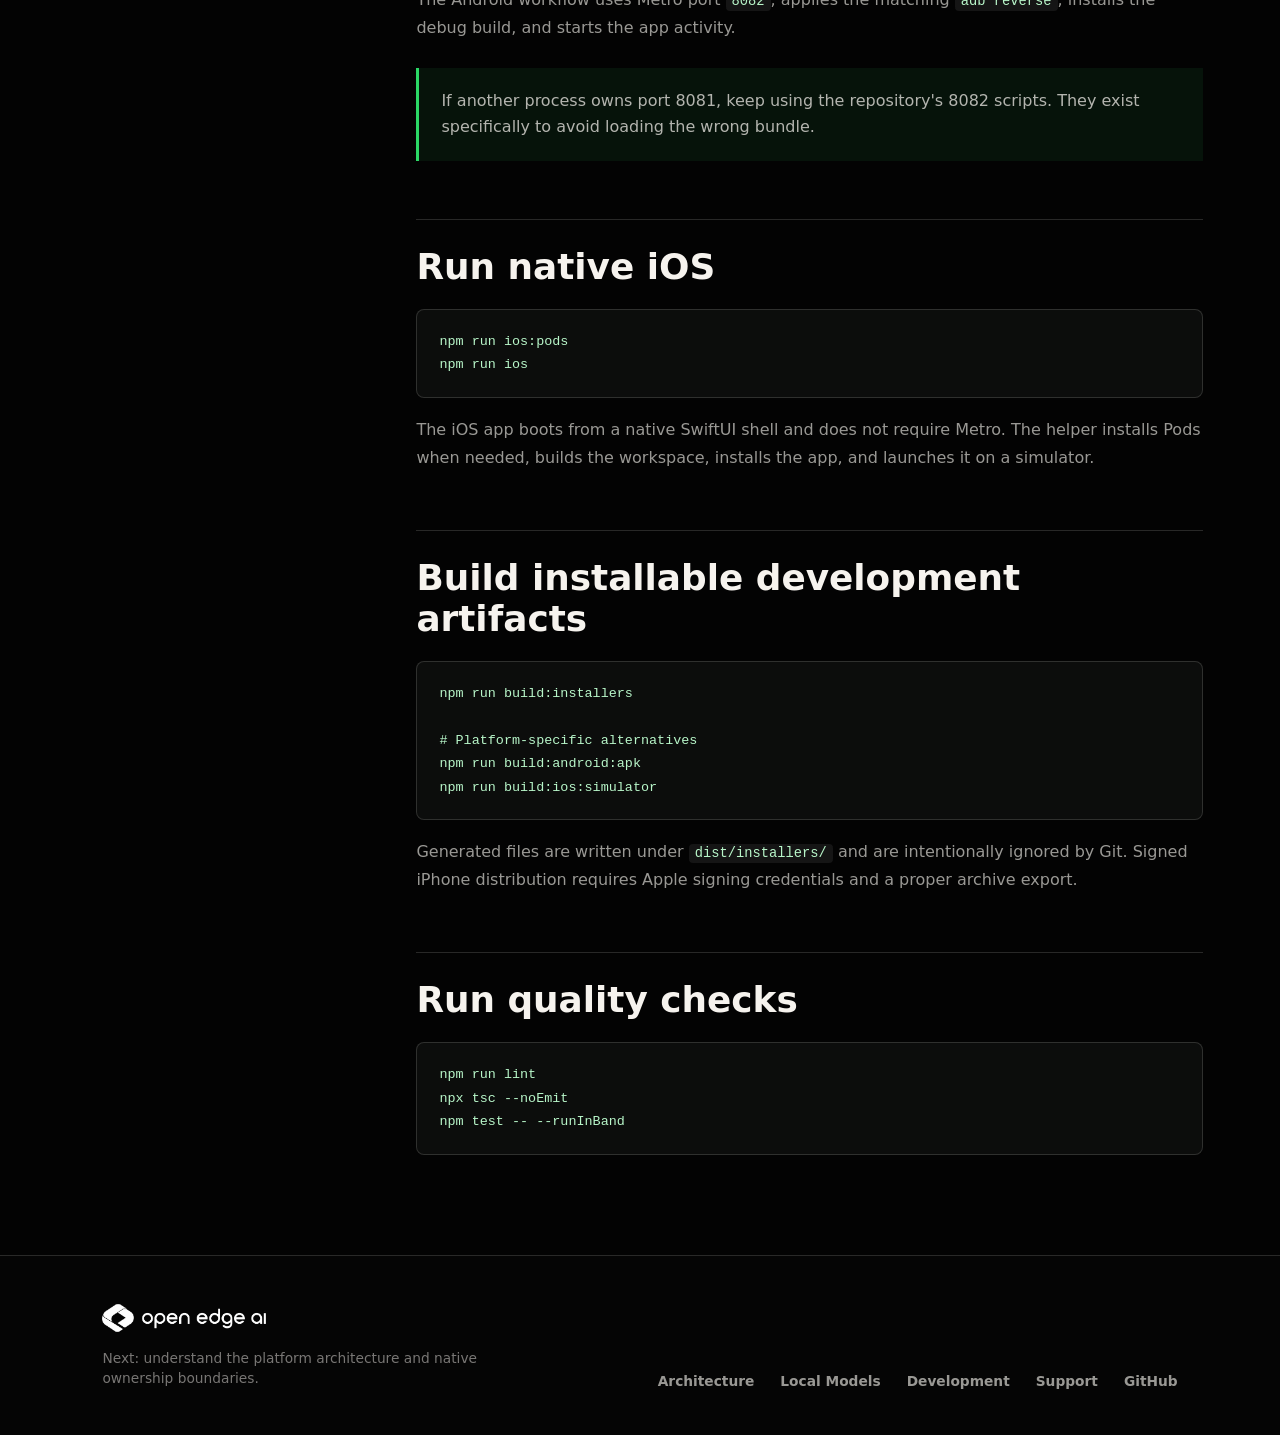
<file: docs/getting-started.html>
<!DOCTYPE html>
<html lang="en">
  <head>
    <meta charset="utf-8" />
    <meta name="viewport" content="width=device-width, initial-scale=1" />
    <meta name="description" content="Install and run Open Edge AI on Android, native iOS, or the browser preview, including requirements and installer artifacts." />
    <meta name="robots" content="index, follow" />
    <meta name="theme-color" content="#030303" />
    <meta property="og:title" content="Getting Started with Open Edge AI" />
    <meta property="og:description" content="Requirements, installation, platform run commands, and development artifacts." />
    <meta property="og:type" content="article" />
    <meta property="og:url" content="https://open-edge-ai-app.github.io/docs/getting-started.html" />
    <meta property="og:image" content="https://open-edge-ai-app.github.io/assets/demo/home-dark.png" />
    <meta name="twitter:card" content="summary_large_image" />
    <link rel="canonical" href="https://open-edge-ai-app.github.io/docs/getting-started.html" />
    <link rel="manifest" href="/site.webmanifest" />
    <link rel="icon" type="image/png" href="/assets/open-edge-ai-icon-white.png" />
    <link rel="stylesheet" href="/styles.css" />
    <script src="/site.js" defer></script>
    <title>Getting Started - Open Edge AI Docs</title>
  </head>
  <body>
    <div class="announcement-bar" role="status">The browser preview is fastest for UI work; native AI requires a platform build.<button type="button" aria-label="Dismiss announcement">×</button></div>
    <header class="site-header"><a class="brand" href="/" aria-label="Open Edge AI home"><img class="brand-logo" src="/assets/open-edge-ai-brand-white.png" alt="Open Edge AI" /></a><nav class="site-nav" aria-label="Primary navigation"><a href="/features.html">Product</a><a class="active" href="/docs/">Docs</a><a href="/community.html">Community</a><a href="/releases.html">Releases</a><a href="/pricing.html">Pricing</a></nav><a class="header-action" href="https://github.com/open-edge-ai-app/core-app">Open GitHub<svg aria-hidden="true" viewBox="0 0 24 24"><path d="M13.5 5 20 11.5 13.5 18l-1.42-1.42 4.08-4.08H4v-2h12.16L12.08 6.42 13.5 5Z" /></svg></a></header>
    <main class="docs-main">
      <div class="docs-shell">
        <aside class="docs-sidebar" aria-label="Documentation navigation"><p>Start</p><a href="./">Overview</a><a class="active" href="./getting-started.html">Getting started</a><p>Understand</p><a href="./architecture.html">Architecture</a><a href="./local-models.html">Local models</a><a href="./native-bridge.html">Native bridge</a><p>Build</p><a href="./development.html">Development</a><a href="/community.html">Contributing</a></aside>
        <article class="docs-article">
          <nav class="breadcrumb" aria-label="Breadcrumb"><a href="./">Docs</a><span>/</span><span>Getting started</span></nav>
          <h1>Getting started</h1>
          <p class="doc-lead">Choose the fastest target for your work: browser preview for interface iteration, Android for the React Native native bridge, or native iOS for SwiftUI and local Apple/Gemma runtimes.</p>
          <h2>Requirements</h2>
          <table class="docs-table"><thead><tr><th>Tool</th><th>Requirement</th></tr></thead><tbody><tr><td>Node.js</td><td><code>&gt;= 22.11.0</code> with npm</td></tr><tr><td>Android</td><td>OpenJDK 17, Android Studio, Android SDK, and a device or emulator</td></tr><tr><td>iOS</td><td>macOS, full Xcode, CocoaPods, and a compatible simulator or device</td></tr><tr><td>Native model testing</td><td>iOS 26.2 or newer for current Apple Foundation Models and Gemma runtime work</td></tr></tbody></table>
          <h2>Install</h2>
          <pre class="code-block">git clone https://github.com/open-edge-ai-app/core-app.git
cd core-app
npm install</pre>
          <h2>Run the browser preview</h2>
          <pre class="code-block">npm run web</pre>
          <p>The Vite web target is designed for rapid UI development. Native AI calls use safe development fallbacks because browser code cannot load the Android or iOS runtimes.</p>
          <h2>Run Android</h2>
          <pre class="code-block">npm run start:android
npm run android</pre>
          <p>The Android workflow uses Metro port <code>8082</code>, applies the matching <code>adb reverse</code>, installs the debug build, and starts the app activity.</p>
          <div class="doc-callout">If another process owns port 8081, keep using the repository's 8082 scripts. They exist specifically to avoid loading the wrong bundle.</div>
          <h2>Run native iOS</h2>
          <pre class="code-block">npm run ios:pods
npm run ios</pre>
          <p>The iOS app boots from a native SwiftUI shell and does not require Metro. The helper installs Pods when needed, builds the workspace, installs the app, and launches it on a simulator.</p>
          <h2>Build installable development artifacts</h2>
          <pre class="code-block">npm run build:installers

# Platform-specific alternatives
npm run build:android:apk
npm run build:ios:simulator</pre>
          <p>Generated files are written under <code>dist/installers/</code> and are intentionally ignored by Git. Signed iPhone distribution requires Apple signing credentials and a proper archive export.</p>
          <h2>Run quality checks</h2>
          <pre class="code-block">npm run lint
npx tsc --noEmit
npm test -- --runInBand</pre>
        </article>
      </div>
    </main>
    <footer class="site-footer"><a class="footer-brand" href="/"><img src="/assets/open-edge-ai-brand-white.png" alt="Open Edge AI" /><span>Next: understand the platform architecture and native ownership boundaries.</span></a><div class="footer-links"><a href="./architecture.html">Architecture</a><a href="./local-models.html">Local Models</a><a href="./development.html">Development</a><a href="/support.html">Support</a><a href="https://github.com/open-edge-ai-app/core-app">GitHub</a></div></footer>
  </body>
</html>
</file>
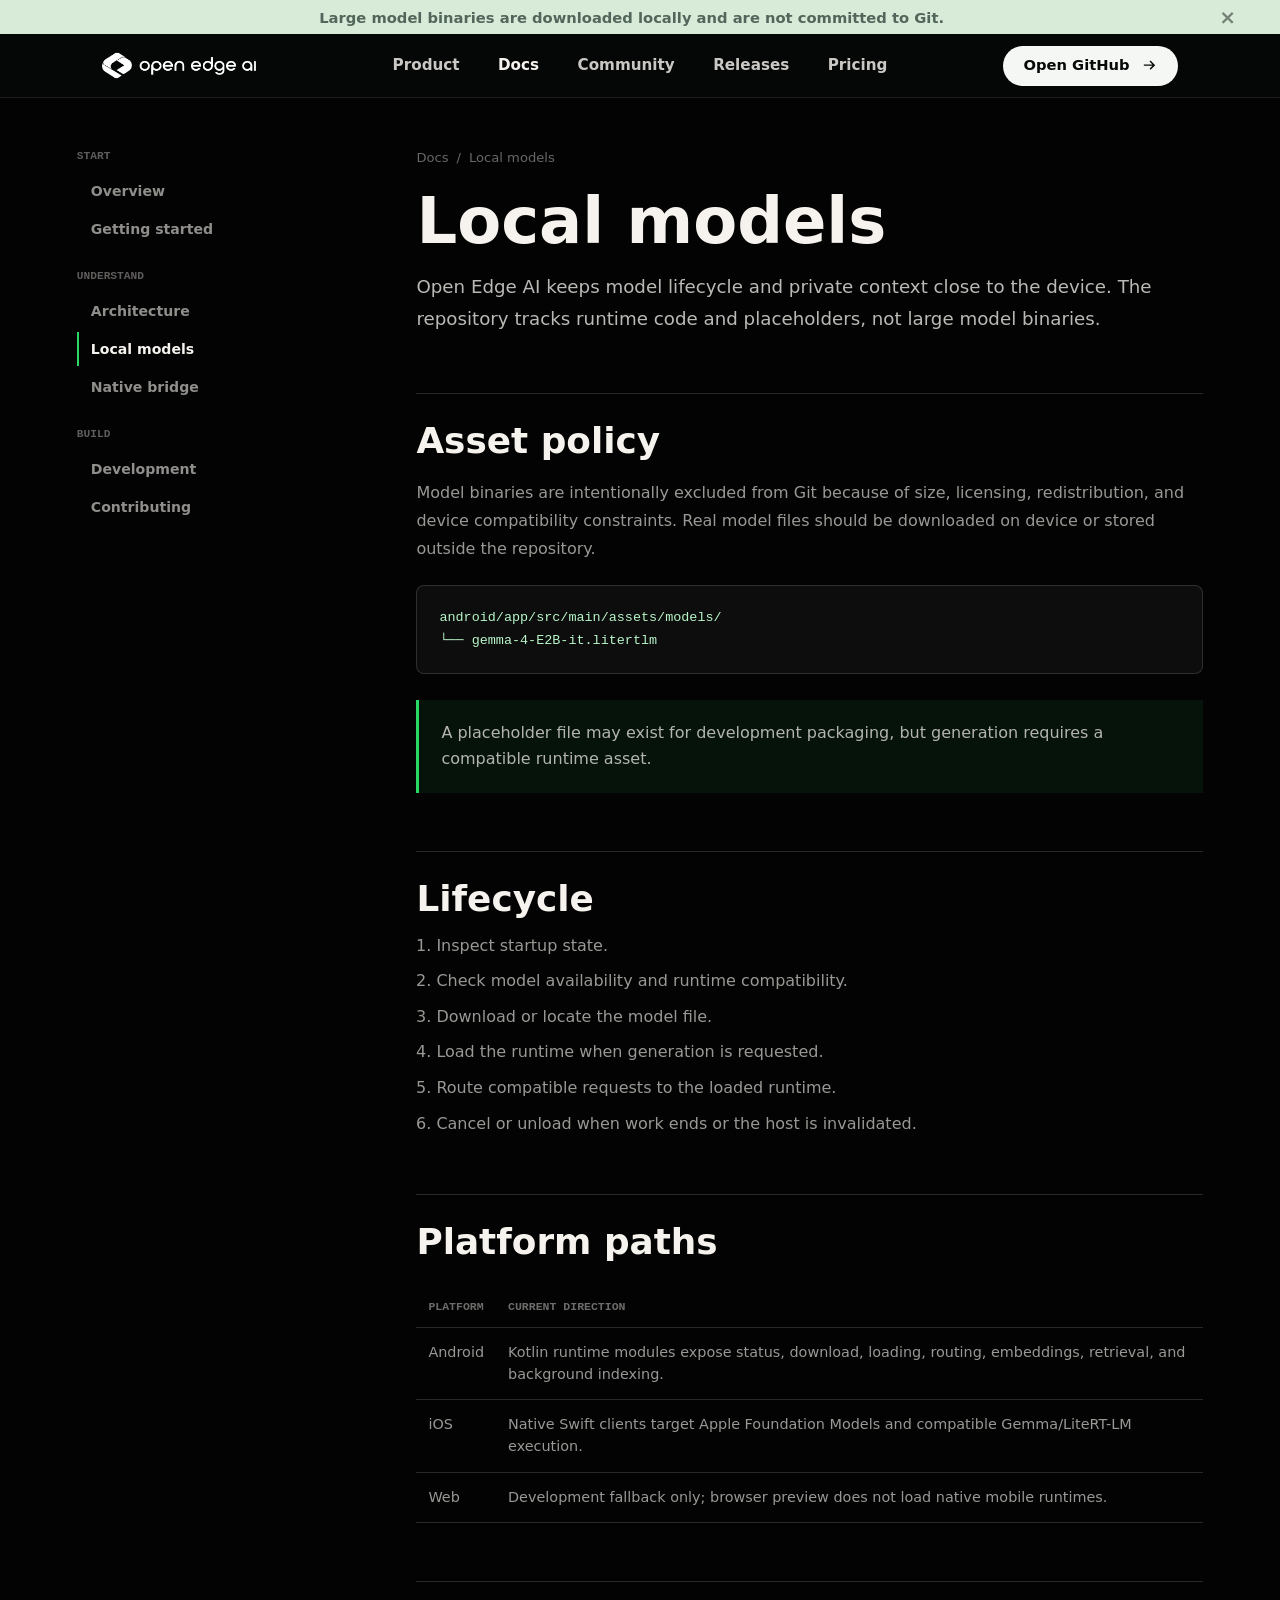
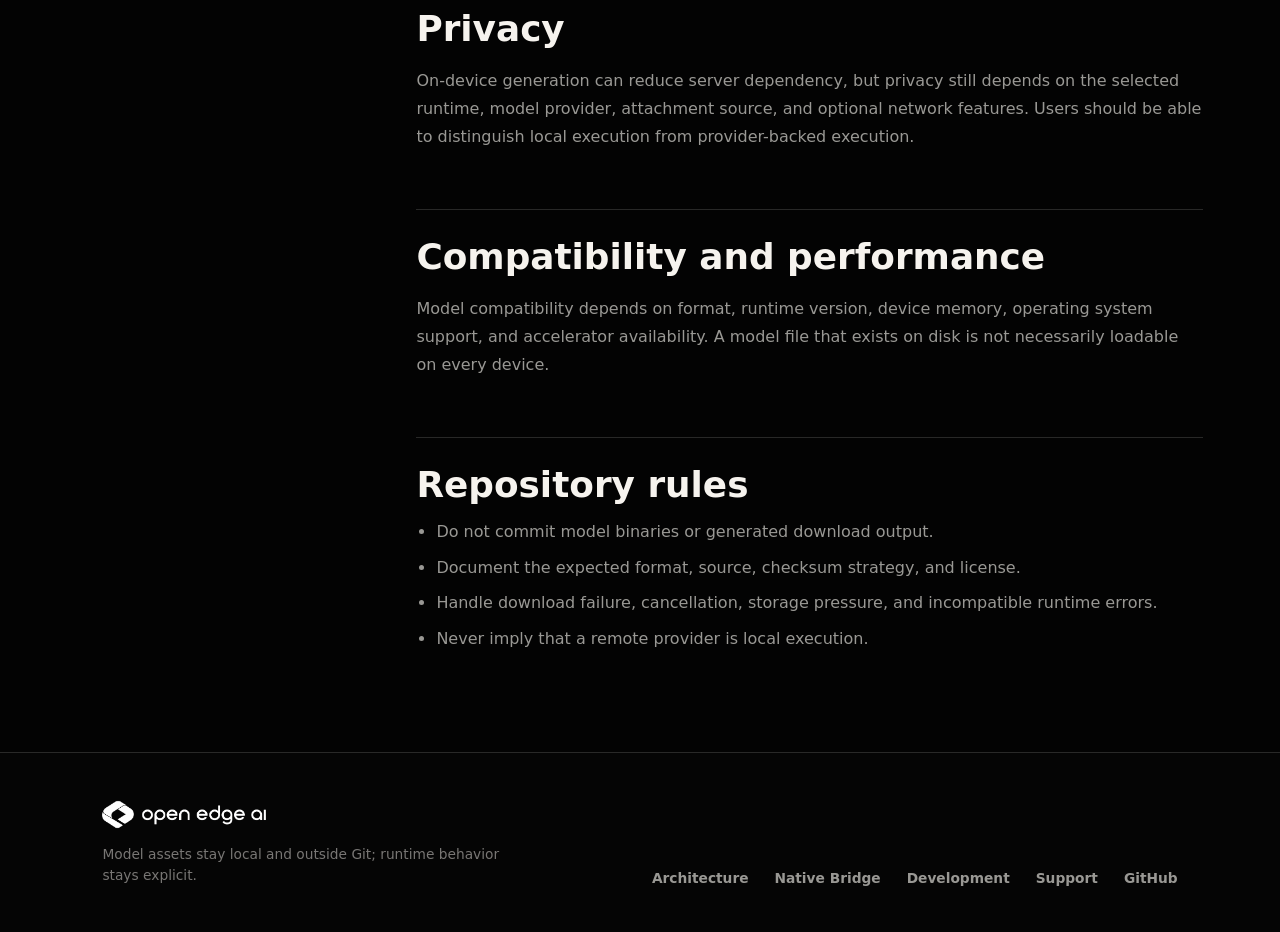
<file: docs/local-models.html>
<!DOCTYPE html>
<html lang="en">
  <head>
    <meta charset="utf-8" />
    <meta name="viewport" content="width=device-width, initial-scale=1" />
    <meta name="description" content="Open Edge AI local model guide covering model assets, device lifecycle, Gemma and Apple runtime paths, privacy, and repository policy." />
    <meta name="robots" content="index, follow" />
    <meta name="theme-color" content="#030303" />
    <meta property="og:title" content="Local Models - Open Edge AI" />
    <meta property="og:description" content="Model assets, lifecycle, compatibility, and private on-device execution." />
    <meta property="og:type" content="article" />
    <meta property="og:url" content="https://open-edge-ai-app.github.io/docs/local-models.html" />
    <meta property="og:image" content="https://open-edge-ai-app.github.io/assets/open-edge-ai-logo.png" />
    <meta name="twitter:card" content="summary_large_image" />
    <link rel="canonical" href="https://open-edge-ai-app.github.io/docs/local-models.html" />
    <link rel="manifest" href="/site.webmanifest" />
    <link rel="icon" type="image/png" href="/assets/open-edge-ai-icon-white.png" />
    <link rel="stylesheet" href="/styles.css" />
    <script src="/site.js" defer></script>
    <title>Local Models - Open Edge AI Docs</title>
  </head>
  <body>
    <div class="announcement-bar" role="status">Large model binaries are downloaded locally and are not committed to Git.<button type="button" aria-label="Dismiss announcement">×</button></div>
    <header class="site-header"><a class="brand" href="/" aria-label="Open Edge AI home"><img class="brand-logo" src="/assets/open-edge-ai-brand-white.png" alt="Open Edge AI" /></a><nav class="site-nav" aria-label="Primary navigation"><a href="/features.html">Product</a><a class="active" href="/docs/">Docs</a><a href="/community.html">Community</a><a href="/releases.html">Releases</a><a href="/pricing.html">Pricing</a></nav><a class="header-action" href="https://github.com/open-edge-ai-app/core-app">Open GitHub<svg aria-hidden="true" viewBox="0 0 24 24"><path d="M13.5 5 20 11.5 13.5 18l-1.42-1.42 4.08-4.08H4v-2h12.16L12.08 6.42 13.5 5Z" /></svg></a></header>
    <main class="docs-main"><div class="docs-shell">
      <aside class="docs-sidebar" aria-label="Documentation navigation"><p>Start</p><a href="./">Overview</a><a href="./getting-started.html">Getting started</a><p>Understand</p><a href="./architecture.html">Architecture</a><a class="active" href="./local-models.html">Local models</a><a href="./native-bridge.html">Native bridge</a><p>Build</p><a href="./development.html">Development</a><a href="/community.html">Contributing</a></aside>
      <article class="docs-article">
        <nav class="breadcrumb" aria-label="Breadcrumb"><a href="./">Docs</a><span>/</span><span>Local models</span></nav>
        <h1>Local models</h1>
        <p class="doc-lead">Open Edge AI keeps model lifecycle and private context close to the device. The repository tracks runtime code and placeholders, not large model binaries.</p>
        <h2>Asset policy</h2>
        <p>Model binaries are intentionally excluded from Git because of size, licensing, redistribution, and device compatibility constraints. Real model files should be downloaded on device or stored outside the repository.</p>
        <pre class="code-block">android/app/src/main/assets/models/
└── gemma-4-E2B-it.litertlm</pre>
        <div class="doc-callout">A placeholder file may exist for development packaging, but generation requires a compatible runtime asset.</div>
        <h2>Lifecycle</h2>
        <ol><li>Inspect startup state.</li><li>Check model availability and runtime compatibility.</li><li>Download or locate the model file.</li><li>Load the runtime when generation is requested.</li><li>Route compatible requests to the loaded runtime.</li><li>Cancel or unload when work ends or the host is invalidated.</li></ol>
        <h2>Platform paths</h2>
        <table class="docs-table"><thead><tr><th>Platform</th><th>Current direction</th></tr></thead><tbody><tr><td>Android</td><td>Kotlin runtime modules expose status, download, loading, routing, embeddings, retrieval, and background indexing.</td></tr><tr><td>iOS</td><td>Native Swift clients target Apple Foundation Models and compatible Gemma/LiteRT-LM execution.</td></tr><tr><td>Web</td><td>Development fallback only; browser preview does not load native mobile runtimes.</td></tr></tbody></table>
        <h2>Privacy</h2>
        <p>On-device generation can reduce server dependency, but privacy still depends on the selected runtime, model provider, attachment source, and optional network features. Users should be able to distinguish local execution from provider-backed execution.</p>
        <h2>Compatibility and performance</h2>
        <p>Model compatibility depends on format, runtime version, device memory, operating system support, and accelerator availability. A model file that exists on disk is not necessarily loadable on every device.</p>
        <h2>Repository rules</h2>
        <ul><li>Do not commit model binaries or generated download output.</li><li>Document the expected format, source, checksum strategy, and license.</li><li>Handle download failure, cancellation, storage pressure, and incompatible runtime errors.</li><li>Never imply that a remote provider is local execution.</li></ul>
      </article>
    </div></main>
    <footer class="site-footer"><a class="footer-brand" href="/"><img src="/assets/open-edge-ai-brand-white.png" alt="Open Edge AI" /><span>Model assets stay local and outside Git; runtime behavior stays explicit.</span></a><div class="footer-links"><a href="./architecture.html">Architecture</a><a href="./native-bridge.html">Native Bridge</a><a href="./development.html">Development</a><a href="/support.html">Support</a><a href="https://github.com/open-edge-ai-app/core-app">GitHub</a></div></footer>
  </body>
</html>
</file>
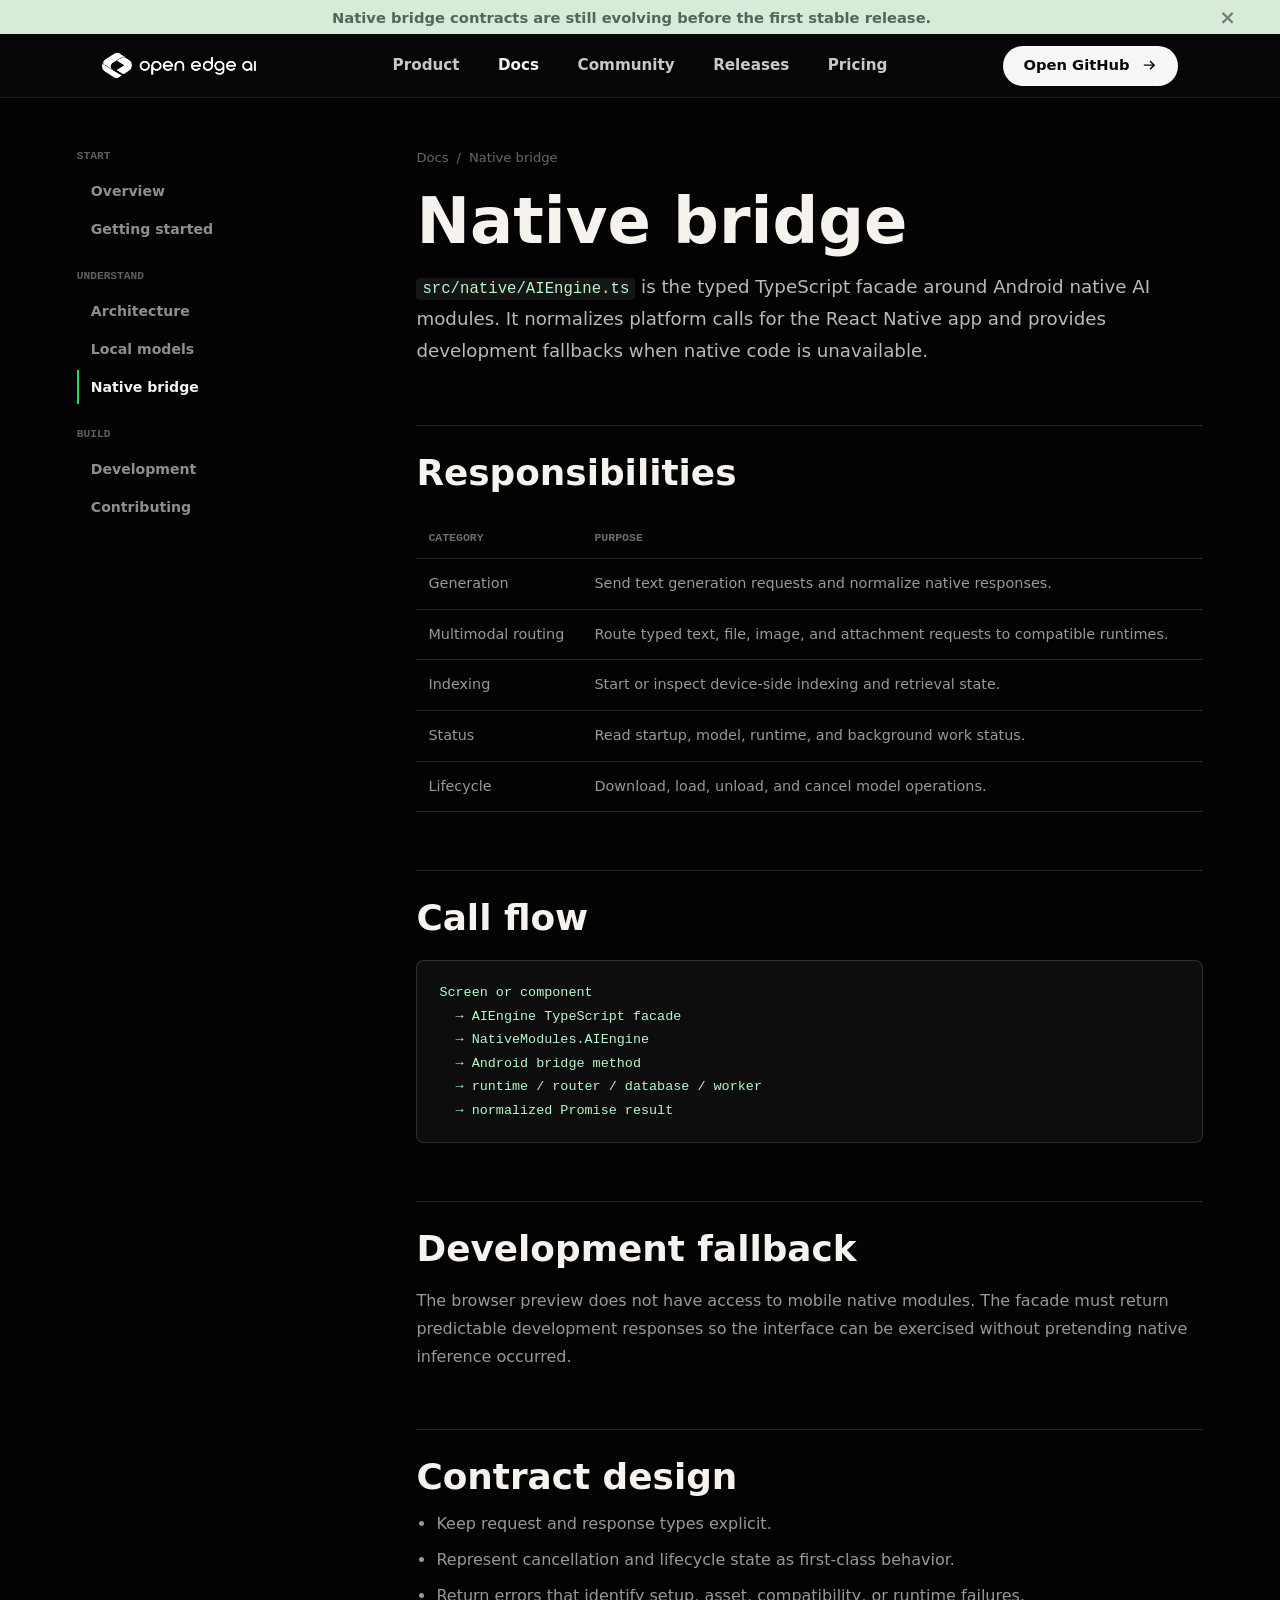
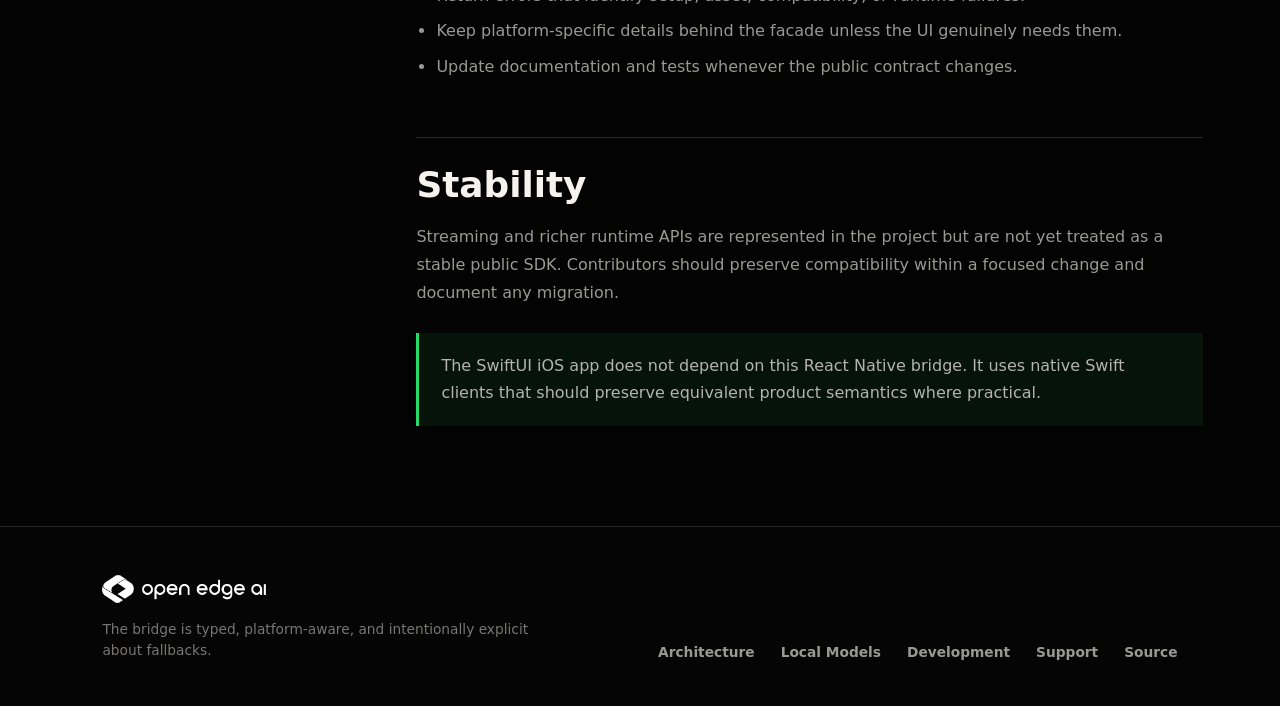
<file: docs/native-bridge.html>
<!DOCTYPE html>
<html lang="en">
  <head>
    <meta charset="utf-8" />
    <meta name="viewport" content="width=device-width, initial-scale=1" />
    <meta name="description" content="Reference the Open Edge AI TypeScript native bridge contract for generation, multimodal routing, indexing, runtime status, and model lifecycle." />
    <meta name="robots" content="index, follow" />
    <meta name="theme-color" content="#030303" />
    <meta property="og:title" content="Native Bridge - Open Edge AI" />
    <meta property="og:description" content="The typed contract connecting React Native UI to platform AI runtimes." />
    <meta property="og:type" content="article" />
    <meta property="og:url" content="https://open-edge-ai-app.github.io/docs/native-bridge.html" />
    <meta property="og:image" content="https://open-edge-ai-app.github.io/assets/open-edge-ai-logo.png" />
    <meta name="twitter:card" content="summary_large_image" />
    <link rel="canonical" href="https://open-edge-ai-app.github.io/docs/native-bridge.html" />
    <link rel="manifest" href="/site.webmanifest" />
    <link rel="icon" type="image/png" href="/assets/open-edge-ai-icon-white.png" />
    <link rel="stylesheet" href="/styles.css" />
    <script src="/site.js" defer></script>
    <title>Native Bridge - Open Edge AI Docs</title>
  </head>
  <body>
    <div class="announcement-bar" role="status">Native bridge contracts are still evolving before the first stable release.<button type="button" aria-label="Dismiss announcement">×</button></div>
    <header class="site-header"><a class="brand" href="/" aria-label="Open Edge AI home"><img class="brand-logo" src="/assets/open-edge-ai-brand-white.png" alt="Open Edge AI" /></a><nav class="site-nav" aria-label="Primary navigation"><a href="/features.html">Product</a><a class="active" href="/docs/">Docs</a><a href="/community.html">Community</a><a href="/releases.html">Releases</a><a href="/pricing.html">Pricing</a></nav><a class="header-action" href="https://github.com/open-edge-ai-app/core-app">Open GitHub<svg aria-hidden="true" viewBox="0 0 24 24"><path d="M13.5 5 20 11.5 13.5 18l-1.42-1.42 4.08-4.08H4v-2h12.16L12.08 6.42 13.5 5Z" /></svg></a></header>
    <main class="docs-main"><div class="docs-shell">
      <aside class="docs-sidebar" aria-label="Documentation navigation"><p>Start</p><a href="./">Overview</a><a href="./getting-started.html">Getting started</a><p>Understand</p><a href="./architecture.html">Architecture</a><a href="./local-models.html">Local models</a><a class="active" href="./native-bridge.html">Native bridge</a><p>Build</p><a href="./development.html">Development</a><a href="/community.html">Contributing</a></aside>
      <article class="docs-article">
        <nav class="breadcrumb" aria-label="Breadcrumb"><a href="./">Docs</a><span>/</span><span>Native bridge</span></nav>
        <h1>Native bridge</h1>
        <p class="doc-lead"><code>src/native/AIEngine.ts</code> is the typed TypeScript facade around Android native AI modules. It normalizes platform calls for the React Native app and provides development fallbacks when native code is unavailable.</p>
        <h2>Responsibilities</h2>
        <table class="docs-table"><thead><tr><th>Category</th><th>Purpose</th></tr></thead><tbody><tr><td>Generation</td><td>Send text generation requests and normalize native responses.</td></tr><tr><td>Multimodal routing</td><td>Route typed text, file, image, and attachment requests to compatible runtimes.</td></tr><tr><td>Indexing</td><td>Start or inspect device-side indexing and retrieval state.</td></tr><tr><td>Status</td><td>Read startup, model, runtime, and background work status.</td></tr><tr><td>Lifecycle</td><td>Download, load, unload, and cancel model operations.</td></tr></tbody></table>
        <h2>Call flow</h2>
        <pre class="code-block">Screen or component
  → AIEngine TypeScript facade
  → NativeModules.AIEngine
  → Android bridge method
  → runtime / router / database / worker
  → normalized Promise result</pre>
        <h2>Development fallback</h2>
        <p>The browser preview does not have access to mobile native modules. The facade must return predictable development responses so the interface can be exercised without pretending native inference occurred.</p>
        <h2>Contract design</h2>
        <ul><li>Keep request and response types explicit.</li><li>Represent cancellation and lifecycle state as first-class behavior.</li><li>Return errors that identify setup, asset, compatibility, or runtime failures.</li><li>Keep platform-specific details behind the facade unless the UI genuinely needs them.</li><li>Update documentation and tests whenever the public contract changes.</li></ul>
        <h2>Stability</h2>
        <p>Streaming and richer runtime APIs are represented in the project but are not yet treated as a stable public SDK. Contributors should preserve compatibility within a focused change and document any migration.</p>
        <div class="doc-callout">The SwiftUI iOS app does not depend on this React Native bridge. It uses native Swift clients that should preserve equivalent product semantics where practical.</div>
      </article>
    </div></main>
    <footer class="site-footer"><a class="footer-brand" href="/"><img src="/assets/open-edge-ai-brand-white.png" alt="Open Edge AI" /><span>The bridge is typed, platform-aware, and intentionally explicit about fallbacks.</span></a><div class="footer-links"><a href="./architecture.html">Architecture</a><a href="./local-models.html">Local Models</a><a href="./development.html">Development</a><a href="/support.html">Support</a><a href="https://github.com/open-edge-ai-app/core-app/tree/main/src/native">Source</a></div></footer>
  </body>
</html>
</file>
<file: styles.css>
:root {
  --bg: #030303;
  --bg-soft: #080808;
  --panel: #0b0b0b;
  --panel-strong: #111111;
  --panel-warm: #0d1510;
  --text: #f6f3ee;
  --muted: rgba(246, 243, 238, 0.62);
  --faint: rgba(246, 243, 238, 0.36);
  --line: rgba(246, 243, 238, 0.15);
  --line-strong: rgba(246, 243, 238, 0.25);
  --orange: #2bd866;
  --orange-strong: #44ef7d;
  --orange-dim: rgba(43, 216, 102, 0.16);
  --green: #2bd866;
  --mint: #d8ead8;
  --mint-text: #53665b;
  --blue: #5d8bff;
  --mono: "SFMono-Regular", "SF Mono", Consolas, "Liberation Mono", Menlo,
    monospace;
  --sans: Inter, ui-sans-serif, system-ui, -apple-system, BlinkMacSystemFont,
    "Segoe UI", "Apple SD Gothic Neo", "Noto Sans KR", sans-serif;
  color-scheme: dark;
  font-family: var(--sans);
}

* {
  box-sizing: border-box;
}

html {
  scroll-behavior: smooth;
  background: var(--bg);
}

[id] {
  scroll-margin-top: 92px;
}

body {
  min-width: 320px;
  margin: 0;
  padding: 0;
  overflow-x: hidden;
  background: var(--bg);
  color: var(--text);
}

a {
  color: inherit;
  text-decoration: none;
}

img,
svg {
  display: block;
}

svg {
  fill: currentColor;
}

main {
  width: 100%;
  margin: 0;
  padding: 0;
}

.announcement-bar {
  position: relative;
  z-index: 120;
  display: grid;
  grid-template-columns: 1fr auto;
  align-items: center;
  width: 100%;
  min-height: 34px;
  padding: 0 clamp(18px, 4vw, 44px);
  background: var(--mint);
  color: var(--mint-text);
  font-size: 0.92rem;
  font-weight: 690;
  text-align: center;
}

.announcement-bar button {
  padding: 0;
  border: 0;
  background: transparent;
  color: rgba(9, 14, 11, 0.48);
  cursor: pointer;
  font: inherit;
  font-size: 1.25rem;
  line-height: 1;
}

.announcement-bar button:hover,
.announcement-bar button:focus-visible {
  color: #17221b;
  outline: none;
}

.site-header {
  position: sticky;
  top: 0;
  z-index: 100;
  display: grid;
  grid-template-columns: minmax(150px, 1fr) auto minmax(150px, 1fr);
  align-items: center;
  width: 100%;
  min-height: 64px;
  margin: 0;
  padding: 0 clamp(18px, 8vw, 118px);
  border-bottom: 1px solid rgba(255, 255, 255, 0.09);
  isolation: isolate;
  background: #050606;
}

.site-header > * {
  position: relative;
  z-index: 1;
}

.brand {
  display: inline-flex;
  align-items: center;
  width: fit-content;
}

.brand-logo {
  width: clamp(138px, 12vw, 184px);
  height: auto;
  object-fit: contain;
}

.site-nav {
  display: inline-flex;
  align-items: center;
  justify-content: center;
  gap: clamp(22px, 3vw, 42px);
  min-width: 0;
  color: rgba(246, 243, 238, 0.82);
  font-size: 0.95rem;
  font-weight: 650;
}

.site-nav a {
  padding: 23px 0;
  line-height: 1;
  white-space: nowrap;
  transition: color 160ms ease;
}

.site-nav a:hover,
.site-nav a:focus-visible,
.site-nav a.active {
  color: var(--text);
  outline: none;
}

.header-action {
  display: inline-flex;
  justify-self: end;
  align-items: center;
  justify-content: center;
  gap: 11px;
  min-height: 40px;
  padding: 0 19px;
  border: 1px solid rgba(255, 255, 255, 0.12);
  border-radius: 999px;
  background: #f5f7f4;
  color: #070908;
  font-size: 0.92rem;
  font-weight: 800;
  line-height: 1;
  box-shadow: inset 0 0 0 1px rgba(255, 255, 255, 0.18);
  transition: background 160ms ease, transform 160ms ease;
}

.header-action:hover,
.header-action:focus-visible {
  background: #ffffff;
  outline: none;
  transform: translateY(-1px);
}

.header-action svg {
  width: 17px;
  height: 17px;
}

.hero-section,
.pricing-hero,
.todo-hero {
  position: relative;
  width: 100%;
  min-height: calc(100vh - 64px);
  margin: 0;
  padding: clamp(82px, 9vw, 130px) clamp(20px, 8vw, 120px)
    clamp(58px, 7vw, 100px);
  overflow: hidden;
  background: var(--bg);
}

.hero-grid {
  position: absolute;
  inset: 0;
  opacity: 0.68;
  pointer-events: none;
  background-image: radial-gradient(
      circle,
      rgba(43, 216, 102, 0.45) 0 1.25px,
      transparent 1.6px
    ),
    radial-gradient(
      circle,
      rgba(246, 243, 238, 0.13) 0 1px,
      transparent 1.2px
    );
  background-position: left top, right 140px;
  background-size: 12px 12px, 14px 14px;
  mask-image: linear-gradient(
      90deg,
      #000 0%,
      rgba(0, 0, 0, 0.7) 17%,
      transparent 44%
    ),
    linear-gradient(
      270deg,
      #000 0%,
      rgba(0, 0, 0, 0.52) 18%,
      transparent 40%
    );
  mask-composite: add;
}

.hero-glow {
  position: absolute;
  inset: 0;
  pointer-events: none;
  background: linear-gradient(
      115deg,
      rgba(43, 216, 102, 0.22) 0%,
      rgba(43, 216, 102, 0.11) 18%,
      transparent 52%
    ),
    linear-gradient(180deg, transparent 0%, rgba(0, 0, 0, 0.86) 72%);
  filter: blur(6px);
  opacity: 0.86;
}

.hero-content,
.pricing-intro,
.todo-copy {
  position: relative;
  z-index: 3;
  display: grid;
  justify-items: center;
  width: min(100%, 850px);
  margin: 0 auto;
  text-align: center;
}

.beta-pill {
  display: inline-flex;
  align-items: center;
  gap: 10px;
  min-height: 24px;
  margin: 0 0 24px;
  padding: 0 14px;
  border: 1px solid var(--line);
  border-radius: 999px;
  background: rgba(255, 255, 255, 0.05);
  color: rgba(246, 243, 238, 0.78);
  font-family: var(--mono);
  font-size: 0.74rem;
  line-height: 1;
}

.beta-pill span {
  width: 7px;
  height: 7px;
  border-radius: 50%;
  background: var(--orange);
  box-shadow: 0 0 18px rgba(43, 216, 102, 0.72);
}

.hero-content h1,
.pricing-intro h1,
.todo-copy h1 {
  margin: 0;
  color: var(--text);
  font-family: var(--mono);
  font-size: clamp(3.2rem, 5vw, 5.6rem);
  font-weight: 560;
  letter-spacing: 0;
  line-height: 1.05;
}

.hero-content h1::first-line,
.todo-copy h1::first-line {
  color: var(--text);
}

.hero-content h1,
.todo-copy h1 {
  text-shadow: 0 1px 0 rgba(255, 255, 255, 0.08);
}

.hero-content h1 span {
  display: block;
}

.hero-content h1 em {
  color: rgba(246, 243, 238, 0.58);
  font-style: normal;
}

.hero-content p:not(.beta-pill),
.pricing-intro p,
.todo-copy p:not(.beta-pill) {
  width: min(100%, 720px);
  margin: 22px 0 0;
  color: rgba(246, 243, 238, 0.84);
  font-size: clamp(1rem, 1.3vw, 1.18rem);
  font-weight: 520;
  line-height: 1.65;
}

.hero-actions,
.cta-actions {
  display: flex;
  flex-wrap: wrap;
  gap: 14px;
  align-items: center;
  justify-content: center;
  margin-top: 38px;
}

.button {
  display: inline-flex;
  align-items: center;
  justify-content: center;
  gap: 10px;
  min-height: 48px;
  padding: 0 22px;
  border: 1px solid var(--line-strong);
  border-radius: 999px;
  font-size: 0.96rem;
  font-weight: 800;
  line-height: 1;
  transition: background 160ms ease, border-color 160ms ease, color 160ms ease,
    transform 160ms ease;
}

.button:hover,
.button:focus-visible {
  outline: none;
  transform: translateY(-1px);
}

.button svg {
  width: 17px;
  height: 17px;
}

.button-primary {
  border-color: rgba(43, 216, 102, 0.78);
  background: var(--orange);
  color: #080604;
  box-shadow: inset 0 0 0 1px rgba(255, 255, 255, 0.18),
    0 14px 34px rgba(43, 216, 102, 0.18);
}

.button-primary:hover,
.button-primary:focus-visible {
  background: var(--orange-strong);
}

.button-secondary {
  background: rgba(255, 255, 255, 0.02);
  color: var(--text);
}

.button-secondary:hover,
.button-secondary:focus-visible {
  border-color: rgba(43, 216, 102, 0.55);
  color: #8ff5ad;
}

.trust-rail {
  position: relative;
  z-index: 4;
  display: grid;
  grid-template-columns: 1.3fr repeat(6, minmax(0, 1fr));
  width: min(100%, 1080px);
  margin: clamp(42px, 6vw, 70px) auto 48px;
  border: 1px solid var(--line);
  background: rgba(255, 255, 255, 0.03);
}

.trust-rail span,
.trust-rail strong {
  display: grid;
  place-items: center;
  min-height: 44px;
  padding: 0 16px;
  border-right: 1px solid var(--line);
  color: rgba(246, 243, 238, 0.45);
  font-size: 0.78rem;
  font-weight: 700;
  text-align: center;
  white-space: nowrap;
}

.trust-rail strong {
  color: rgba(246, 243, 238, 0.62);
}

.trust-rail > :last-child {
  border-right: 0;
}

.product-preview {
  position: relative;
  z-index: 3;
  width: min(100%, 1230px);
  margin: 0 auto;
}

.preview-window {
  position: relative;
  overflow: hidden;
  border: 1px solid rgba(255, 255, 255, 0.13);
  background: #070707;
  box-shadow: 0 60px 130px rgba(0, 0, 0, 0.64),
    0 -40px 100px rgba(43, 216, 102, 0.1);
}

.preview-window::before {
  position: absolute;
  inset: 0;
  z-index: 1;
  pointer-events: none;
  background: linear-gradient(
      115deg,
      rgba(43, 216, 102, 0.12),
      transparent 32%
    ),
    radial-gradient(
      circle at 82% 28%,
      rgba(93, 139, 255, 0.16),
      transparent 30%
    );
  content: "";
}

.preview-window > * {
  position: relative;
  z-index: 2;
}

.window-topbar {
  display: flex;
  align-items: center;
  gap: 8px;
  min-height: 38px;
  padding: 0 17px;
  border-bottom: 1px solid rgba(255, 255, 255, 0.08);
  background: #171b20;
  color: rgba(246, 243, 238, 0.36);
  font-family: var(--mono);
  font-size: 0.74rem;
}

.window-topbar span {
  width: 9px;
  height: 9px;
  border-radius: 50%;
  background: rgba(246, 243, 238, 0.2);
}

.window-topbar p {
  margin: 0 0 0 14px;
}

.window-body {
  position: relative;
  display: grid;
  grid-template-columns: 220px minmax(0, 1fr) 360px;
  min-height: 430px;
  overflow: hidden;
  background: linear-gradient(180deg, rgba(43, 216, 102, 0.08), transparent 45%),
    #0a0c0f;
}

.agent-sidebar {
  display: grid;
  align-content: start;
  gap: 10px;
  padding: 28px 18px;
  border-right: 1px solid rgba(255, 255, 255, 0.08);
  background: rgba(255, 255, 255, 0.03);
  font-family: var(--mono);
  font-size: 0.78rem;
}

.agent-sidebar p {
  margin: 18px 0 4px;
  color: rgba(246, 243, 238, 0.44);
  font-weight: 800;
}

.agent-sidebar p:first-child {
  margin-top: 0;
}

.agent-sidebar span {
  display: flex;
  align-items: center;
  min-height: 28px;
  padding: 0 10px;
  border-radius: 4px;
  color: rgba(246, 243, 238, 0.72);
}

.agent-sidebar span::before {
  width: 6px;
  height: 6px;
  margin-right: 8px;
  border-radius: 50%;
  background: rgba(246, 243, 238, 0.26);
  content: "";
}

.agent-sidebar .agent-online {
  background: rgba(115, 169, 107, 0.12);
  color: var(--text);
}

.agent-sidebar .agent-online::before {
  background: #6de986;
}

.agent-sidebar .agent-blue::before {
  background: var(--blue);
}

.agent-sidebar .agent-orange::before {
  background: var(--orange);
}

.code-panel {
  padding: 38px 28px;
  overflow: hidden;
  font-family: var(--mono);
}

.code-panel ol {
  margin: 0;
  padding: 0 0 0 42px;
  color: rgba(246, 243, 238, 0.28);
  font-size: clamp(0.72rem, 1vw, 0.92rem);
  line-height: 1.86;
}

.code-panel code {
  color: rgba(246, 243, 238, 0.78);
}

.code-panel li:nth-child(1) code,
.code-panel li:nth-child(4) code {
  color: #c88cff;
}

.code-panel li:nth-child(5) code,
.code-panel li:nth-child(6) code,
.code-panel li:nth-child(7) code {
  color: #8ff5ad;
}

.screen-stack {
  position: relative;
  min-height: 430px;
  overflow: hidden;
}

.phone-frame {
  width: min(100%, 260px);
  margin: 0;
  overflow: hidden;
  border-radius: 34px;
  box-shadow: 0 34px 80px rgba(0, 0, 0, 0.46);
}

.phone-frame img {
  width: 100%;
  height: auto;
}

.dark-phone {
  border: 1px solid rgba(255, 255, 255, 0.15);
  background: #000;
}

.light-phone {
  border: 1px solid rgba(0, 0, 0, 0.12);
  background: #fff;
}

.screen-stack .phone-frame {
  position: absolute;
  top: 46px;
  right: 138px;
  width: 196px;
  transform: rotate(-3deg);
}

.screen-stack .phone-frame + .phone-frame {
  top: 92px;
  right: 36px;
  width: 220px;
  transform: rotate(3deg);
}

.workflow-rail {
  position: relative;
  z-index: 3;
  display: grid;
  grid-template-columns: repeat(4, minmax(0, 1fr));
  width: min(100%, 1180px);
  margin: 20px auto 0;
  border: 1px solid var(--line);
  background: rgba(255, 255, 255, 0.025);
}

.workflow-rail article {
  position: relative;
  min-height: 132px;
  padding: 22px;
  border-right: 1px solid var(--line);
}

.workflow-rail article:last-child {
  border-right: 0;
}

.workflow-rail article::before {
  position: absolute;
  top: 0;
  left: 22px;
  width: 36px;
  height: 3px;
  background: var(--orange);
  content: "";
}

.workflow-rail span {
  display: block;
  margin-bottom: 22px;
  color: rgba(246, 243, 238, 0.34);
  font-family: var(--mono);
  font-size: 0.76rem;
  font-weight: 900;
}

.workflow-rail strong {
  display: block;
  color: var(--text);
  font-size: 1rem;
  font-weight: 850;
}

.workflow-rail p {
  margin: 10px 0 0;
  color: rgba(246, 243, 238, 0.52);
  font-size: 0.9rem;
  line-height: 1.48;
}

.feature-section,
.component-section,
.workflow-section,
.todo-detail-section {
  width: 100%;
  margin: 0;
  padding: clamp(76px, 8vw, 118px) clamp(20px, 8vw, 120px);
  border-top: 1px solid rgba(255, 255, 255, 0.08);
  background: var(--bg);
}

.component-section {
  background: linear-gradient(180deg, #050505 0%, var(--bg) 100%);
}

.section-heading {
  width: min(100%, 1180px);
  margin: 0 auto 38px;
}

.section-heading p,
.cta-section p {
  margin: 0 0 18px;
  color: var(--orange);
  font-family: var(--mono);
  font-size: 0.8rem;
  font-weight: 800;
}

.section-heading h2,
.cta-section h2 {
  max-width: 820px;
  margin: 0;
  color: var(--text);
  font-size: clamp(2.2rem, 4.3vw, 5.2rem);
  font-weight: 720;
  letter-spacing: 0;
  line-height: 1.04;
}

.feature-grid {
  display: grid;
  grid-template-columns: minmax(0, 1.1fr) minmax(0, 1fr);
  gap: 18px;
  width: min(100%, 1180px);
  margin: 0 auto;
}

.component-showcase {
  display: grid;
  grid-template-columns: minmax(0, 0.95fr) minmax(0, 1.1fr) minmax(0, 1fr);
  gap: 18px;
  width: min(100%, 1180px);
  margin: 0 auto;
}

.component-phone {
  position: relative;
  display: grid;
  align-content: start;
  min-height: 560px;
  padding: 34px 28px 28px;
  overflow: hidden;
  border: 1px solid rgba(246, 243, 238, 0.2);
  background: #f7f7f8;
  color: #080808;
  box-shadow: 0 34px 90px rgba(0, 0, 0, 0.48),
    inset 0 1px 0 rgba(255, 255, 255, 0.14);
}

.component-phone::before {
  position: absolute;
  top: 14px;
  left: 50%;
  width: 92px;
  height: 6px;
  border-radius: 999px;
  background: rgba(8, 8, 8, 0.14);
  content: "";
  transform: translateX(-50%);
}

.component-home-ui::before {
  background: rgba(255, 255, 255, 0.18);
}

.component-home-ui {
  background: linear-gradient(180deg, #050505 0%, #000 100%);
  color: #f7f7f8;
}

.component-chat-ui,
.component-todo-ui {
  background: linear-gradient(180deg, #fff 0%, #f6f6f8 100%);
  color: #080808;
}

.mini-brand {
  display: flex;
  align-items: center;
  justify-content: space-between;
  gap: 20px;
  margin-bottom: 34px;
}

.mini-brand img {
  width: 178px;
  height: auto;
}

.mini-actions {
  display: inline-flex;
  gap: 14px;
  align-items: center;
  min-height: 52px;
  padding: 0 18px;
  border-radius: 999px;
  background: #1e1e20;
  color: #fff;
  box-shadow: 0 16px 40px rgba(0, 0, 0, 0.34);
}

.mini-actions svg {
  width: 25px;
  height: 25px;
}

.mini-menu-row,
.mini-project-row {
  display: grid;
  grid-template-columns: 36px minmax(0, 1fr);
  gap: 14px;
  align-items: center;
  min-height: 58px;
  font-size: 1.02rem;
}

.mini-menu-row strong,
.mini-project-row strong {
  overflow: hidden;
  font-weight: 760;
  text-overflow: ellipsis;
  white-space: nowrap;
}

.mini-label {
  margin: 28px 0 14px;
  font-size: 1.15rem;
  font-weight: 870;
  text-decoration: underline;
  text-underline-offset: 5px;
}

.mini-icon,
.mini-bars,
.mini-folder,
.mini-doc,
.mini-menu,
.mini-gear {
  position: relative;
  display: inline-grid;
  place-items: center;
  width: 28px;
  height: 28px;
  color: currentColor;
  font-size: 1.25rem;
  font-weight: 900;
}

.mini-bars::before {
  width: 23px;
  height: 23px;
  border-right: 4px solid currentColor;
  border-left: 4px solid currentColor;
  box-shadow: inset 5px 0 0 transparent, inset -5px 0 0 transparent;
  content: "";
}

.mini-folder::before {
  width: 26px;
  height: 18px;
  border: 3px solid currentColor;
  border-radius: 3px;
  content: "";
}

.mini-folder::after {
  position: absolute;
  top: 4px;
  left: 3px;
  width: 11px;
  height: 5px;
  border: 3px solid currentColor;
  border-bottom: 0;
  border-radius: 3px 3px 0 0;
  background: inherit;
  content: "";
}

.mini-doc::before {
  width: 20px;
  height: 25px;
  border: 3px solid currentColor;
  border-radius: 3px;
  content: "";
}

.mini-doc::after {
  position: absolute;
  top: 8px;
  width: 10px;
  height: 3px;
  background: currentColor;
  box-shadow: 0 6px 0 currentColor;
  content: "";
}

.mini-topbar {
  display: grid;
  grid-template-columns: 32px minmax(0, 1fr) auto;
  gap: 16px;
  align-items: center;
  min-height: 52px;
  margin: -6px -10px 26px;
  padding-bottom: 18px;
  border-bottom: 1px solid rgba(8, 8, 8, 0.12);
}

.mini-topbar strong {
  overflow: hidden;
  font-size: 1rem;
  font-weight: 820;
  text-overflow: ellipsis;
  white-space: nowrap;
}

.mini-topbar em {
  padding: 9px 14px;
  border: 1px solid rgba(8, 8, 8, 0.12);
  border-radius: 999px;
  color: #080808;
  font-style: normal;
  font-weight: 860;
}

.mini-menu::before {
  width: 24px;
  height: 3px;
  background: currentColor;
  box-shadow: 0 8px 0 currentColor, 0 16px 0 currentColor;
  content: "";
}

.mini-gear::before {
  width: 22px;
  height: 22px;
  border: 4px solid currentColor;
  border-radius: 50%;
  content: "";
}

.mini-gear::after {
  position: absolute;
  width: 4px;
  height: 30px;
  background: currentColor;
  box-shadow: 9px 0 0 currentColor, -9px 0 0 currentColor;
  content: "";
  transform: rotate(45deg) scaleY(0.78);
}

.file-chip {
  justify-self: end;
  display: inline-flex;
  gap: 10px;
  align-items: center;
  min-height: 46px;
  margin-bottom: 16px;
  padding: 0 16px;
  border-radius: 14px;
  background: #e9e9eb;
  font-weight: 760;
}

.file-chip .mini-doc {
  width: 22px;
  height: 22px;
}

.prompt-bubble {
  margin: 0 0 28px;
  padding: 22px;
  border-radius: 22px;
  background: #000;
  color: #fff;
  font-size: 1.18rem;
  font-weight: 650;
  line-height: 1.35;
  box-shadow: 0 18px 42px rgba(0, 0, 0, 0.12);
}

.response-block {
  padding-top: 22px;
  border-top: 1px solid rgba(8, 8, 8, 0.14);
}

.response-block strong {
  font-size: 1.24rem;
  font-weight: 880;
}

.response-block p {
  margin: 14px 0 22px;
  color: rgba(8, 8, 8, 0.66);
  line-height: 1.55;
}

.risk-table {
  display: grid;
  grid-template-columns: 1.1fr 0.8fr 0.8fr;
  overflow: hidden;
  border: 1px solid rgba(8, 8, 8, 0.12);
  border-radius: 10px;
  background: #f0f0f4;
}

.risk-table span {
  min-height: 44px;
  padding: 13px;
  border-right: 1px solid rgba(8, 8, 8, 0.1);
  font-weight: 820;
}

.risk-table span:last-child {
  border-right: 0;
}

.component-todo-ui h3 {
  margin: 12px 0 24px;
  font-size: clamp(2rem, 3.7vw, 3.1rem);
  line-height: 1;
}

.week-strip {
  display: grid;
  grid-template-columns: repeat(5, minmax(0, 1fr));
  gap: 10px;
  align-items: center;
  margin-bottom: 22px;
  text-align: center;
}

.week-strip span,
.week-strip strong {
  padding: 11px 0;
  border-radius: 12px;
  color: rgba(8, 8, 8, 0.46);
  line-height: 1.35;
}

.week-strip strong {
  background: #dedede;
  color: #080808;
}

.segment-control {
  display: grid;
  grid-template-columns: 1fr 1fr;
  min-height: 48px;
  margin-bottom: 22px;
  padding: 4px;
  border-radius: 999px;
  background: #ededee;
  text-align: center;
}

.segment-control strong,
.segment-control span {
  display: grid;
  place-items: center;
  border-radius: 999px;
  font-weight: 820;
}

.segment-control strong {
  background: #fff;
}

.task-card {
  display: grid;
  grid-template-columns: 32px minmax(0, 1fr) 24px;
  gap: 18px;
  align-items: center;
  min-height: 122px;
  margin-bottom: 18px;
  padding: 20px;
  border: 1px solid rgba(8, 8, 8, 0.14);
  border-radius: 22px;
  background: #f2f2f6;
}

.task-card > span {
  width: 28px;
  height: 28px;
  border: 3px solid rgba(8, 8, 8, 0.42);
  border-radius: 50%;
}

.task-card strong {
  display: block;
  overflow: hidden;
  font-size: 1.2rem;
  text-overflow: ellipsis;
  white-space: nowrap;
}

.task-card p {
  margin: 11px 0 0;
  color: #ff5f66;
  font-weight: 820;
}

.task-card em {
  color: rgba(8, 8, 8, 0.48);
  font-style: normal;
  font-size: 1.4rem;
  font-weight: 900;
}

.calendar-chip {
  display: grid;
  align-content: space-between;
  width: 46%;
  min-height: 150px;
  margin-left: auto;
  padding: 18px;
  border-radius: 14px;
  background: #000;
  color: #fff;
}

.calendar-chip strong,
.calendar-chip span {
  font-weight: 860;
}

.feature-card {
  position: relative;
  min-height: 258px;
  padding: 34px;
  overflow: hidden;
  border: 1px solid var(--line);
  background: linear-gradient(
      145deg,
      rgba(43, 216, 102, 0.08),
      transparent 42%
    ),
    var(--panel);
}

.feature-card::before,
.price-card::before {
  position: absolute;
  inset: 0;
  opacity: 0.18;
  pointer-events: none;
  background-image: repeating-linear-gradient(
    135deg,
    rgba(255, 255, 255, 0.15) 0 1px,
    transparent 1px 5px
  );
  content: "";
}

.feature-large {
  grid-row: span 3;
  display: grid;
  align-content: space-between;
  min-height: 720px;
}

.feature-card span {
  position: relative;
  display: inline-block;
  margin-bottom: 28px;
  color: rgba(246, 243, 238, 0.38);
  font-family: var(--mono);
  font-size: 0.82rem;
  font-weight: 900;
}

.feature-card h3,
.workflow-card h3 {
  position: relative;
  margin: 0;
  color: var(--text);
  font-size: clamp(1.5rem, 2.2vw, 2.15rem);
  font-weight: 780;
  line-height: 1.12;
}

.feature-card p,
.workflow-card p {
  position: relative;
  margin: 18px 0 0;
  color: var(--muted);
  font-size: 1rem;
  line-height: 1.65;
}

.feature-screenshot {
  position: relative;
  width: min(100%, 340px);
  margin: 48px auto 0;
  overflow: hidden;
  border-radius: 34px;
  background: #fff;
  box-shadow: 0 30px 80px rgba(0, 0, 0, 0.42);
}

.feature-screenshot img {
  width: 100%;
}

.pet-dock {
  position: relative;
  display: flex;
  flex-wrap: wrap;
  gap: 10px;
  align-items: center;
  justify-content: center;
  margin-top: 24px;
}

.pet-dock.compact {
  justify-content: start;
}

.pet-dock span {
  display: inline-flex;
  align-items: center;
  gap: 9px;
  min-height: 38px;
  padding: 0 12px;
  border: 1px solid var(--line);
  background: rgba(255, 255, 255, 0.05);
  color: rgba(246, 243, 238, 0.72);
  font-family: var(--mono);
  font-size: 0.76rem;
  font-weight: 800;
}

.pet-token {
  display: inline-grid;
  place-items: center;
  width: 24px;
  height: 24px;
  font-style: normal;
}

.pet-token svg {
  width: 22px;
  height: 22px;
  image-rendering: pixelated;
}

.workflow-section {
  background: #050505;
}

.workflow-grid {
  display: grid;
  grid-template-columns: repeat(3, minmax(0, 1fr));
  gap: 18px;
  width: min(100%, 1180px);
  margin: 0 auto;
}

.workflow-card {
  display: grid;
  gap: 28px;
  align-content: start;
  min-height: 100%;
  padding: 28px;
  border: 1px solid var(--line);
  background: var(--panel-strong);
}

.workflow-card .phone-frame {
  justify-self: center;
  width: min(100%, 246px);
}

.cta-section {
  display: flex;
  align-items: end;
  justify-content: space-between;
  gap: 28px;
  width: 100%;
  margin: 0;
  padding: clamp(76px, 8vw, 112px) clamp(20px, 8vw, 120px);
  border-top: 1px solid rgba(255, 255, 255, 0.08);
  background: linear-gradient(90deg, rgba(43, 216, 102, 0.12), transparent 45%),
    var(--bg);
}

.cta-section > div:first-child {
  width: min(100%, 760px);
}

.cta-actions {
  flex: 0 0 auto;
  margin-top: 0;
}

.pricing-hero {
  padding-top: clamp(48px, 6vw, 76px);
}

.pricing-page .hero-grid {
  opacity: 0;
}

.pricing-page .pricing-intro {
  justify-items: start;
  width: min(100%, 1320px);
  text-align: left;
}

.pricing-intro h1 {
  font-family: var(--sans);
  font-size: clamp(2.2rem, 3vw, 2.8rem);
  font-weight: 720;
}

.pricing-intro p {
  width: min(100%, 640px);
  margin-top: 14px;
  color: rgba(246, 243, 238, 0.5);
}

.pricing-group,
.sales-policy {
  position: relative;
  z-index: 3;
  width: min(100%, 1320px);
  margin: clamp(48px, 5vw, 66px) auto 0;
}

.pricing-group-head {
  display: flex;
  align-items: center;
  justify-content: space-between;
  gap: 18px;
  margin-bottom: 26px;
}

.pricing-group-head h2 {
  margin: 0;
  color: var(--text);
  font-size: clamp(1.35rem, 2vw, 1.65rem);
  font-weight: 760;
}

.pricing-group-head a,
.pricing-group-head span {
  display: inline-flex;
  align-items: center;
  min-height: 32px;
  padding: 0 13px;
  border: 1px solid var(--line);
  border-radius: 999px;
  color: rgba(246, 243, 238, 0.7);
  font-size: 0.84rem;
  font-weight: 690;
}

.pricing-group-head a:hover,
.pricing-group-head a:focus-visible {
  border-color: rgba(43, 216, 102, 0.55);
  color: #8ff5ad;
  outline: none;
}

.pricing-grid {
  position: relative;
  z-index: 3;
  display: grid;
  grid-template-columns: repeat(3, minmax(0, 1fr));
  gap: 20px;
  width: 100%;
  margin: 0;
}

.pricing-grid.four-up {
  grid-template-columns: repeat(4, minmax(0, 1fr));
}

.pricing-grid.two-up {
  grid-template-columns: repeat(2, minmax(0, 1fr));
  width: min(100%, 650px);
}

.price-card {
  position: relative;
  display: grid;
  align-content: start;
  min-height: 362px;
  padding: 26px 24px 24px;
  overflow: hidden;
  border: 1px solid rgba(246, 243, 238, 0.12);
  border-radius: 8px;
  background: #171817;
  box-shadow: inset 0 1px 0 rgba(255, 255, 255, 0.03);
}

.price-card.popular {
  border-color: rgba(43, 216, 102, 0.58);
  background: linear-gradient(
      160deg,
      rgba(43, 216, 102, 0.16),
      rgba(0, 0, 0, 0) 45%
    ),
    #171817;
  box-shadow: 0 0 0 1px rgba(43, 216, 102, 0.18),
    0 18px 80px rgba(43, 216, 102, 0.08);
}

.popular-label {
  position: absolute;
  top: 22px;
  right: 38px;
  min-height: 22px;
  padding: 0 15px;
  border-radius: 999px;
  background: rgba(43, 216, 102, 0.2);
  color: #84f3a7;
  font-family: var(--mono);
  font-size: 0.68rem;
  font-weight: 900;
  line-height: 22px;
}

.price-card h2 {
  position: relative;
  margin: 0;
  color: var(--text);
  padding-right: 80px;
  color: rgba(246, 243, 238, 0.72);
  font-size: 1.2rem;
  font-weight: 850;
}

.price-card > p {
  position: relative;
  min-height: 0;
  margin: 20px 10px 0 0;
  color: rgba(246, 243, 238, 0.58);
  font-size: 0.98rem;
  font-weight: 590;
  line-height: 1.25;
}

.price-card > h2 + p {
  min-height: 42px;
}

.price {
  position: relative;
  display: flex;
  align-items: end;
  gap: 10px;
  margin-top: 16px;
}

.price span {
  color: var(--text);
  font-family: var(--mono);
  font-size: clamp(2.4rem, 4vw, 3.25rem);
  font-weight: 650;
  line-height: 1;
}

.price small {
  margin-bottom: 8px;
  color: rgba(246, 243, 238, 0.78);
  font-size: 0.86rem;
  font-weight: 700;
}

.price-card hr {
  position: relative;
  width: 100%;
  height: 1px;
  margin: 24px 0 26px;
  border: 0;
  background: var(--line);
}

.price-card ul {
  position: relative;
  display: grid;
  gap: 14px;
  min-height: 128px;
  margin: 22px 0 24px;
  padding: 0;
  color: rgba(246, 243, 238, 0.75);
  font-size: 0.94rem;
  font-weight: 650;
  list-style: none;
}

.price-card li {
  position: relative;
  padding-left: 26px;
}

.price-card li::before {
  position: absolute;
  left: 0;
  top: 0;
  color: var(--orange);
  content: "✓";
}

.price-button {
  position: relative;
  display: grid;
  place-items: center;
  min-height: 40px;
  margin-top: auto;
  border: 1px solid var(--line-strong);
  border-radius: 999px;
  color: rgba(246, 243, 238, 0.9);
  font-size: 0.92rem;
  font-weight: 850;
  transition: background 160ms ease, color 160ms ease, border-color 160ms ease;
}

.price-button:hover,
.price-button:focus-visible {
  border-color: var(--orange);
  color: #8ff5ad;
  outline: none;
}

.price-button.filled {
  border-color: var(--orange);
  background: var(--orange);
  color: #080604;
}

.price-button.filled:hover,
.price-button.filled:focus-visible {
  background: var(--orange-strong);
  color: #080604;
}

.pricing-note {
  width: min(100%, 920px);
  margin: 20px 0 0;
  color: rgba(246, 243, 238, 0.48);
  font-size: 0.95rem;
  font-weight: 600;
  line-height: 1.55;
}

.policy-grid {
  display: grid;
  grid-template-columns: repeat(4, minmax(0, 1fr));
  gap: 1px;
  overflow: hidden;
  border: 1px solid var(--line);
  border-radius: 8px;
  background: var(--line);
}

.policy-grid article {
  min-height: 184px;
  padding: 24px;
  background: rgba(10, 11, 10, 0.96);
}

.policy-grid span {
  display: block;
  margin-bottom: 32px;
  color: rgba(246, 243, 238, 0.34);
  font-family: var(--mono);
  font-size: 0.75rem;
  font-weight: 850;
}

.policy-grid strong {
  color: var(--text);
  font-size: 1rem;
  font-weight: 820;
}

.policy-grid p {
  margin: 12px 0 0;
  color: rgba(246, 243, 238, 0.56);
  font-size: 0.93rem;
  line-height: 1.55;
}

.todo-hero {
  display: grid;
  grid-template-columns: minmax(0, 0.9fr) minmax(360px, 1fr);
  gap: clamp(30px, 5vw, 76px);
  align-items: center;
}

.todo-copy {
  justify-items: start;
  text-align: left;
}

.todo-copy p:not(.beta-pill) {
  margin-left: 0;
}

.todo-hero-stack {
  position: relative;
  z-index: 3;
  display: grid;
  grid-template-columns: repeat(2, minmax(0, 260px));
  gap: 20px;
  align-items: start;
  justify-content: center;
}

.todo-hero-stack .phone-frame {
  width: 100%;
}

.todo-hero-stack .phone-frame:nth-child(2) {
  margin-top: 70px;
}

.todo-detail-section {
  background: #050505;
}

@media (max-width: 1180px) {
  .site-header {
    grid-template-columns: 1fr auto;
    row-gap: 0;
    padding-right: 24px;
    padding-left: 24px;
  }

  .site-nav {
    order: 3;
    grid-column: 1 / -1;
    justify-content: start;
    gap: 26px;
    overflow-x: auto;
    border-top: 1px solid rgba(255, 255, 255, 0.08);
  }

  .site-nav a {
    padding: 15px 0;
  }

  .window-body {
    grid-template-columns: 190px minmax(0, 1fr);
  }

  .screen-stack {
    display: none;
  }

  .trust-rail {
    grid-template-columns: repeat(3, minmax(0, 1fr));
  }

  .workflow-rail,
  .policy-grid {
    grid-template-columns: repeat(2, minmax(0, 1fr));
  }

  .trust-rail span,
  .trust-rail strong,
  .workflow-rail article {
    border-bottom: 1px solid var(--line);
  }

  .trust-rail > :nth-child(3n) {
    border-right: 0;
  }

  .workflow-rail article:nth-child(2n) {
    border-right: 0;
  }

  .feature-grid,
  .component-showcase,
  .workflow-grid,
  .todo-hero {
    grid-template-columns: 1fr;
  }

  .pricing-grid,
  .pricing-grid.four-up,
  .pricing-grid.two-up {
    grid-template-columns: repeat(2, minmax(0, 1fr));
    width: 100%;
  }

  .feature-large {
    grid-row: auto;
    min-height: 0;
  }

  .cta-section {
    display: grid;
  }

  .cta-actions {
    justify-content: start;
  }
}

@media (max-width: 760px) {
  [id] {
    scroll-margin-top: 116px;
  }

  .announcement-bar {
    min-height: 34px;
    padding: 4px 30px 4px 14px;
    font-size: 0.76rem;
    line-height: 1.2;
    text-align: left;
  }

  .announcement-bar button {
    position: absolute;
    top: 50%;
    right: 12px;
    transform: translateY(-50%);
  }

  .site-header {
    display: flex;
    flex-wrap: wrap;
    gap: 10px;
    min-height: 0;
    padding: 12px 14px 0;
  }

  .brand-logo {
    width: 144px;
  }

  .header-action {
    min-height: 38px;
    padding: 0 13px;
    font-size: 0.8rem;
  }

  .header-action svg {
    width: 15px;
    height: 15px;
  }

  .site-nav {
    display: grid;
    grid-template-columns: repeat(5, minmax(0, 1fr));
    width: 100%;
    gap: 0;
    font-size: 0.76rem;
  }

  .site-nav a {
    display: grid;
    place-items: center;
    min-height: 42px;
    padding: 0 4px;
    text-align: center;
  }

  .hero-section,
  .pricing-hero,
  .todo-hero,
  .feature-section,
  .component-section,
  .workflow-section,
  .todo-detail-section,
  .cta-section {
    padding-right: 18px;
    padding-left: 18px;
  }

  .hero-section,
  .pricing-hero,
  .todo-hero {
    min-height: 0;
    padding-top: 66px;
  }

  .hero-content h1,
  .todo-copy h1 {
    font-size: clamp(2.55rem, 12vw, 3.8rem);
  }

  .pricing-intro h1 {
    font-size: clamp(2.7rem, 13vw, 3.7rem);
  }

  .hero-content p:not(.beta-pill),
  .pricing-intro p,
  .todo-copy p:not(.beta-pill) {
    font-size: 0.98rem;
  }

  .hero-actions,
  .cta-actions {
    width: 100%;
  }

  .button,
  .price-button {
    width: 100%;
  }

  .trust-rail {
    grid-template-columns: 1fr;
    margin-top: 56px;
  }

  .workflow-rail,
  .policy-grid,
  .pricing-grid,
  .pricing-grid.four-up,
  .pricing-grid.two-up {
    grid-template-columns: 1fr;
  }

  .trust-rail span,
  .trust-rail strong,
  .workflow-rail article {
    border-right: 0;
  }

  .window-body {
    grid-template-columns: 1fr;
  }

  .agent-sidebar {
    display: none;
  }

  .code-panel {
    padding: 26px 14px;
  }

  .code-panel ol {
    padding-left: 34px;
    font-size: 0.68rem;
  }

  .section-heading h2,
  .cta-section h2 {
    font-size: clamp(2rem, 10vw, 3.15rem);
  }

  .feature-card,
  .component-phone,
  .workflow-card,
  .price-card {
    padding: 24px;
  }

  .component-phone {
    min-height: 0;
    padding-top: 32px;
  }

  .component-showcase {
    gap: 14px;
  }

  .mini-brand {
    display: grid;
    justify-items: start;
  }

  .mini-brand img {
    width: 150px;
  }

  .mini-actions {
    min-height: 46px;
  }

  .prompt-bubble {
    font-size: 1.02rem;
  }

  .calendar-chip {
    width: 62%;
  }

  .feature-screenshot {
    width: min(100%, 280px);
  }

  .pricing-grid {
    border-right: 1px dashed rgba(246, 243, 238, 0.18);
    border-left: 1px dashed rgba(246, 243, 238, 0.18);
  }

  .price-card {
    min-height: 0;
  }

  .popular-label {
    position: static;
    width: fit-content;
    margin-bottom: 18px;
  }

  .todo-copy {
    justify-items: center;
    text-align: center;
  }

  .todo-copy p:not(.beta-pill) {
    margin-right: auto;
    margin-left: auto;
  }

  .pet-dock.compact {
    justify-content: center;
  }

  .todo-hero-stack {
    grid-template-columns: 1fr;
    justify-items: center;
  }

  .todo-hero-stack .phone-frame {
    width: min(100%, 280px);
  }

  .todo-hero-stack .phone-frame:nth-child(2) {
    margin-top: 0;
  }
}

.site-footer {
  display: flex;
  align-items: end;
  justify-content: space-between;
  gap: 36px;
  width: 100%;
  padding: 46px clamp(20px, 8vw, 120px);
  border-top: 1px solid var(--line);
  background: #050505;
}

.footer-brand {
  display: grid;
  gap: 14px;
  width: min(100%, 430px);
  color: rgba(246, 243, 238, 0.48);
  font-size: 0.86rem;
  line-height: 1.5;
}

.footer-brand img {
  width: 164px;
  height: auto;
}

.footer-links {
  display: flex;
  flex-wrap: wrap;
  gap: 12px 26px;
  justify-content: end;
  color: rgba(246, 243, 238, 0.62);
  font-size: 0.86rem;
  font-weight: 680;
}

.footer-links a:hover,
.footer-links a:focus-visible {
  color: var(--text);
  outline: none;
}

.content-page,
.docs-main {
  width: 100%;
  min-height: 70vh;
  background: var(--bg);
}

.page-hero {
  position: relative;
  display: grid;
  align-content: end;
  min-height: 430px;
  padding: clamp(92px, 11vw, 156px) clamp(20px, 8vw, 120px)
    clamp(64px, 8vw, 104px);
  overflow: hidden;
  border-bottom: 1px solid var(--line);
}

.page-hero::before {
  position: absolute;
  inset: 0;
  pointer-events: none;
  background: radial-gradient(
      circle at 78% 42%,
      rgba(43, 216, 102, 0.12),
      transparent 31rem
    ),
    radial-gradient(
      circle,
      rgba(43, 216, 102, 0.32) 0 1px,
      transparent 1.4px
    );
  background-position: center, right top;
  background-size: auto, 14px 14px;
  mask-image: linear-gradient(90deg, transparent 28%, #000 100%);
  content: '';
  opacity: 0.68;
}

.page-hero > div {
  position: relative;
  z-index: 1;
  width: min(100%, 980px);
}

.page-kicker,
.eyebrow {
  margin: 0 0 20px;
  color: var(--orange);
  font-family: var(--mono);
  font-size: 0.76rem;
  font-weight: 850;
  text-transform: uppercase;
}

.page-hero h1 {
  max-width: 940px;
  margin: 0;
  font-size: clamp(3rem, 6vw, 6.4rem);
  font-weight: 670;
  line-height: 0.98;
}

.page-hero p:not(.page-kicker) {
  width: min(100%, 720px);
  margin: 26px 0 0;
  color: var(--muted);
  font-size: clamp(1rem, 1.4vw, 1.2rem);
  line-height: 1.65;
}

.content-band {
  width: 100%;
  padding: clamp(70px, 8vw, 112px) clamp(20px, 8vw, 120px);
  border-bottom: 1px solid var(--line);
}

.content-band.alt {
  background: #070807;
}

.band-header {
  display: grid;
  grid-template-columns: minmax(0, 1fr) minmax(280px, 0.7fr);
  gap: 36px;
  width: min(100%, 1180px);
  margin: 0 auto 46px;
}

.band-header h2,
.docs-intro h1 {
  margin: 0;
  font-size: clamp(2.2rem, 4.2vw, 4.6rem);
  font-weight: 660;
  line-height: 1.02;
}

.band-header > p,
.docs-intro > p {
  margin: 0;
  color: var(--muted);
  line-height: 1.65;
}

.link-card-grid,
.feature-detail-grid,
.community-grid {
  display: grid;
  grid-template-columns: repeat(3, minmax(0, 1fr));
  gap: 16px;
  width: min(100%, 1180px);
  margin: 0 auto;
}

.link-card,
.feature-detail,
.community-card {
  position: relative;
  min-height: 230px;
  padding: 28px;
  border: 1px solid var(--line);
  border-radius: 8px;
  background: #0c0d0c;
}

.link-card {
  display: grid;
  align-content: space-between;
}

.link-card:hover,
.link-card:focus-visible {
  border-color: rgba(43, 216, 102, 0.5);
  outline: none;
}

.link-card span,
.feature-detail > span,
.community-card > span {
  color: rgba(246, 243, 238, 0.34);
  font-family: var(--mono);
  font-size: 0.76rem;
  font-weight: 800;
}

.link-card h2,
.link-card h3,
.feature-detail h3,
.community-card h3 {
  margin: 34px 0 0;
  color: var(--text);
  font-size: 1.35rem;
  line-height: 1.2;
}

.link-card p,
.feature-detail p,
.community-card p {
  margin: 14px 0 0;
  color: var(--muted);
  font-size: 0.95rem;
  line-height: 1.6;
}

.link-card strong {
  margin-top: 34px;
  color: var(--orange);
  font-size: 0.88rem;
}

.overview-split {
  display: grid;
  grid-template-columns: minmax(0, 0.8fr) minmax(420px, 1.2fr);
  gap: clamp(36px, 7vw, 96px);
  align-items: center;
  width: min(100%, 1180px);
  margin: 0 auto;
}

.overview-copy h2 {
  margin: 0;
  font-size: clamp(2.2rem, 4vw, 4rem);
  line-height: 1.03;
}

.overview-copy p {
  margin: 24px 0 0;
  color: var(--muted);
  line-height: 1.7;
}

.overview-media {
  min-width: 0;
  overflow: hidden;
  border: 1px solid var(--line);
  border-radius: 8px;
  background: #080808;
}

.overview-media img {
  width: 100%;
  height: auto;
}

.platform-list,
.support-list {
  width: min(100%, 1180px);
  margin: 0 auto;
  border-top: 1px solid var(--line);
}

.platform-row,
.support-row {
  display: grid;
  grid-template-columns: minmax(180px, 0.4fr) minmax(0, 1fr) auto;
  gap: 28px;
  align-items: center;
  padding: 26px 0;
  border-bottom: 1px solid var(--line);
}

.platform-row strong,
.support-row strong {
  font-size: 1.08rem;
}

.platform-row p,
.support-row p {
  margin: 0;
  color: var(--muted);
  line-height: 1.55;
}

.platform-row a,
.support-row a {
  color: var(--orange);
  font-size: 0.88rem;
  font-weight: 760;
}

.release-list {
  width: min(100%, 980px);
  margin: 0 auto;
}

.release-entry {
  display: grid;
  grid-template-columns: 170px minmax(0, 1fr);
  gap: 38px;
  padding: 40px 0;
  border-top: 1px solid var(--line);
}

.release-meta {
  color: var(--faint);
  font-family: var(--mono);
  font-size: 0.78rem;
  line-height: 1.7;
}

.release-copy h2 {
  margin: 0;
  font-size: clamp(1.8rem, 3vw, 2.8rem);
}

.release-copy h3 {
  margin: 28px 0 10px;
  font-size: 1rem;
}

.release-copy ul,
.docs-article ul,
.docs-article ol {
  display: grid;
  gap: 10px;
  margin: 14px 0 0;
  padding-left: 20px;
  color: var(--muted);
  line-height: 1.6;
}

.docs-intro {
  width: 100%;
  padding: clamp(72px, 8vw, 112px) clamp(20px, 8vw, 120px) 54px;
  border-bottom: 1px solid var(--line);
}

.docs-intro > div {
  width: min(100%, 1180px);
  margin: 0 auto;
}

.docs-intro h1 {
  max-width: 880px;
}

.docs-intro > div > p:not(.eyebrow) {
  width: min(100%, 700px);
  margin: 22px 0 0;
  color: var(--muted);
  font-size: 1.05rem;
  line-height: 1.65;
}

.docs-shell {
  display: grid;
  grid-template-columns: 250px minmax(0, 820px);
  gap: clamp(38px, 7vw, 96px);
  justify-content: center;
  width: 100%;
  padding: 52px clamp(20px, 6vw, 88px) 100px;
}

.docs-sidebar {
  align-self: start;
  position: sticky;
  top: 98px;
  display: grid;
  gap: 4px;
}

.docs-sidebar p {
  margin: 20px 0 8px;
  color: rgba(246, 243, 238, 0.38);
  font-family: var(--mono);
  font-size: 0.7rem;
  font-weight: 850;
  text-transform: uppercase;
}

.docs-sidebar p:first-child {
  margin-top: 0;
}

.docs-sidebar a {
  padding: 9px 12px;
  border-left: 2px solid transparent;
  color: rgba(246, 243, 238, 0.58);
  font-size: 0.88rem;
  font-weight: 650;
}

.docs-sidebar a:hover,
.docs-sidebar a:focus-visible,
.docs-sidebar a.active {
  border-left-color: var(--orange);
  color: var(--text);
  outline: none;
}

.docs-article {
  min-width: 0;
}

.docs-article h1 {
  margin: 0;
  font-size: clamp(2.5rem, 5vw, 4.8rem);
  line-height: 1;
}

.docs-article h2 {
  margin: 58px 0 0;
  padding-top: 26px;
  border-top: 1px solid var(--line);
  font-size: clamp(1.6rem, 2.8vw, 2.25rem);
}

.docs-article h3 {
  margin: 34px 0 0;
  font-size: 1.12rem;
}

.docs-article > p,
.docs-article section > p {
  margin: 18px 0 0;
  color: var(--muted);
  font-size: 1rem;
  line-height: 1.75;
}

.doc-lead {
  color: rgba(246, 243, 238, 0.76) !important;
  font-size: 1.14rem !important;
}

.code-block {
  position: relative;
  margin: 22px 0 0;
  padding: 20px 22px;
  overflow-x: auto;
  border: 1px solid var(--line);
  border-radius: 8px;
  background: #0c0d0c;
  color: #b8f6c9;
  font-family: var(--mono);
  font-size: 0.84rem;
  line-height: 1.75;
  white-space: pre;
}

.doc-callout {
  margin-top: 26px;
  padding: 20px 22px;
  border-left: 3px solid var(--orange);
  background: rgba(43, 216, 102, 0.07);
  color: rgba(246, 243, 238, 0.72);
  line-height: 1.65;
}

.docs-table {
  width: 100%;
  margin-top: 24px;
  border-collapse: collapse;
  font-size: 0.9rem;
}

.docs-table th,
.docs-table td {
  padding: 14px 12px;
  border-bottom: 1px solid var(--line);
  text-align: left;
  vertical-align: top;
}

.docs-table th {
  color: rgba(246, 243, 238, 0.44);
  font-family: var(--mono);
  font-size: 0.72rem;
  text-transform: uppercase;
}

.docs-table td {
  color: var(--muted);
  line-height: 1.5;
}

.docs-table code,
.docs-article code:not(.code-block) {
  padding: 2px 6px;
  border-radius: 4px;
  background: rgba(255, 255, 255, 0.07);
  color: #b8f6c9;
  font-family: var(--mono);
  font-size: 0.86em;
}

.breadcrumb {
  display: flex;
  flex-wrap: wrap;
  gap: 8px;
  margin-bottom: 24px;
  color: rgba(246, 243, 238, 0.42);
  font-size: 0.82rem;
}

.breadcrumb a:hover,
.breadcrumb a:focus-visible {
  color: var(--text);
  outline: none;
}

@media (max-width: 980px) {
  .site-footer,
  .band-header,
  .overview-split {
    grid-template-columns: 1fr;
  }

  .site-footer {
    display: grid;
  }

  .footer-links {
    justify-content: start;
  }

  .link-card-grid,
  .feature-detail-grid,
  .community-grid {
    grid-template-columns: repeat(2, minmax(0, 1fr));
  }

  .overview-split {
    display: grid;
  }

  .docs-shell {
    grid-template-columns: 210px minmax(0, 1fr);
    gap: 32px;
  }
}

@media (max-width: 760px) {
  .page-hero {
    min-height: 370px;
    padding-right: 18px;
    padding-left: 18px;
  }

  .content-band,
  .docs-intro,
  .site-footer {
    padding-right: 18px;
    padding-left: 18px;
  }

  .page-hero h1 {
    font-size: clamp(2.65rem, 13vw, 4.2rem);
  }

  .band-header,
  .link-card-grid,
  .feature-detail-grid,
  .community-grid,
  .overview-split,
  .platform-row,
  .support-row,
  .release-entry {
    grid-template-columns: 1fr;
  }

  .link-card-grid,
  .feature-detail-grid,
  .community-grid {
    gap: 12px;
  }

  .link-card,
  .feature-detail,
  .community-card {
    min-height: 0;
    padding: 24px;
  }

  .platform-row,
  .support-row,
  .release-entry {
    gap: 12px;
  }

  .docs-shell {
    grid-template-columns: 1fr;
    padding-right: 18px;
    padding-left: 18px;
  }

  .docs-sidebar {
    position: static;
    display: grid;
    grid-template-columns: repeat(2, minmax(0, 1fr));
    padding-bottom: 28px;
    border-bottom: 1px solid var(--line);
  }

  .docs-sidebar p {
    grid-column: 1 / -1;
  }

  .docs-table {
    display: block;
    overflow-x: auto;
  }
}
</file>
